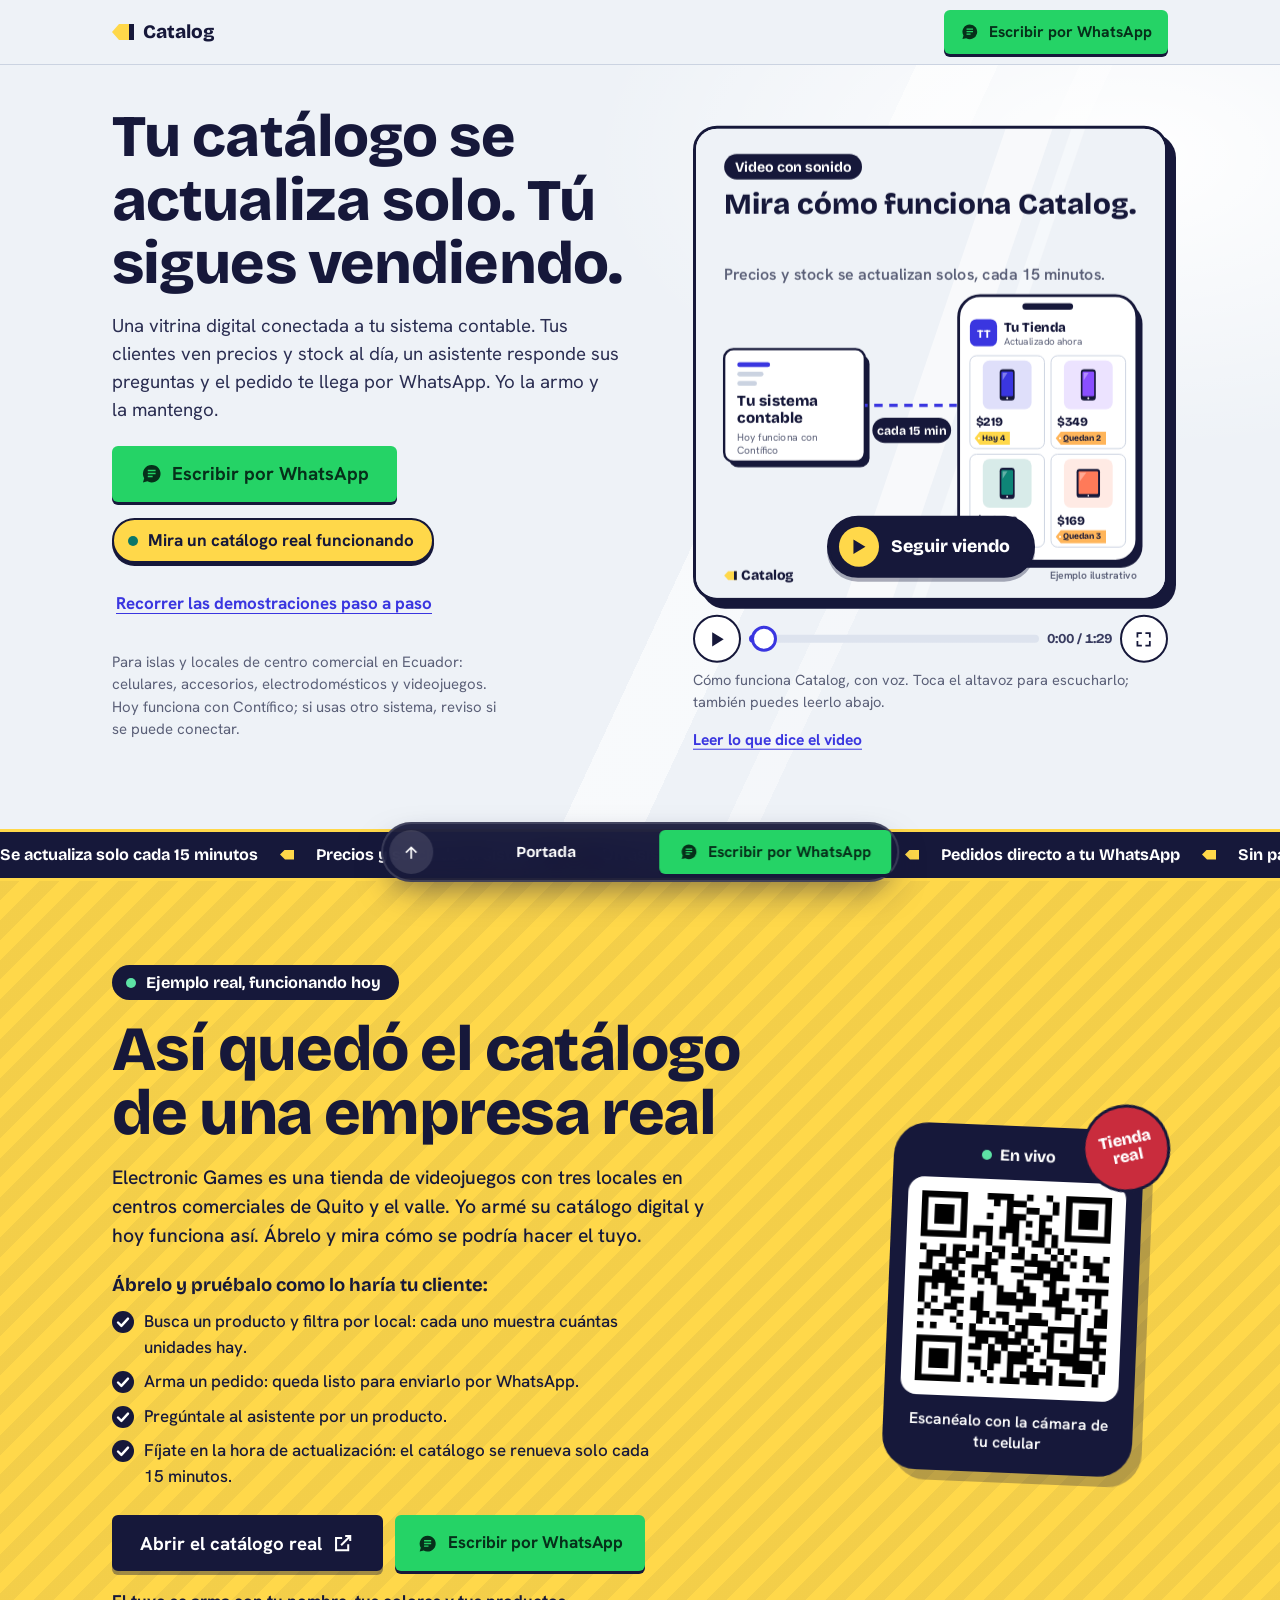
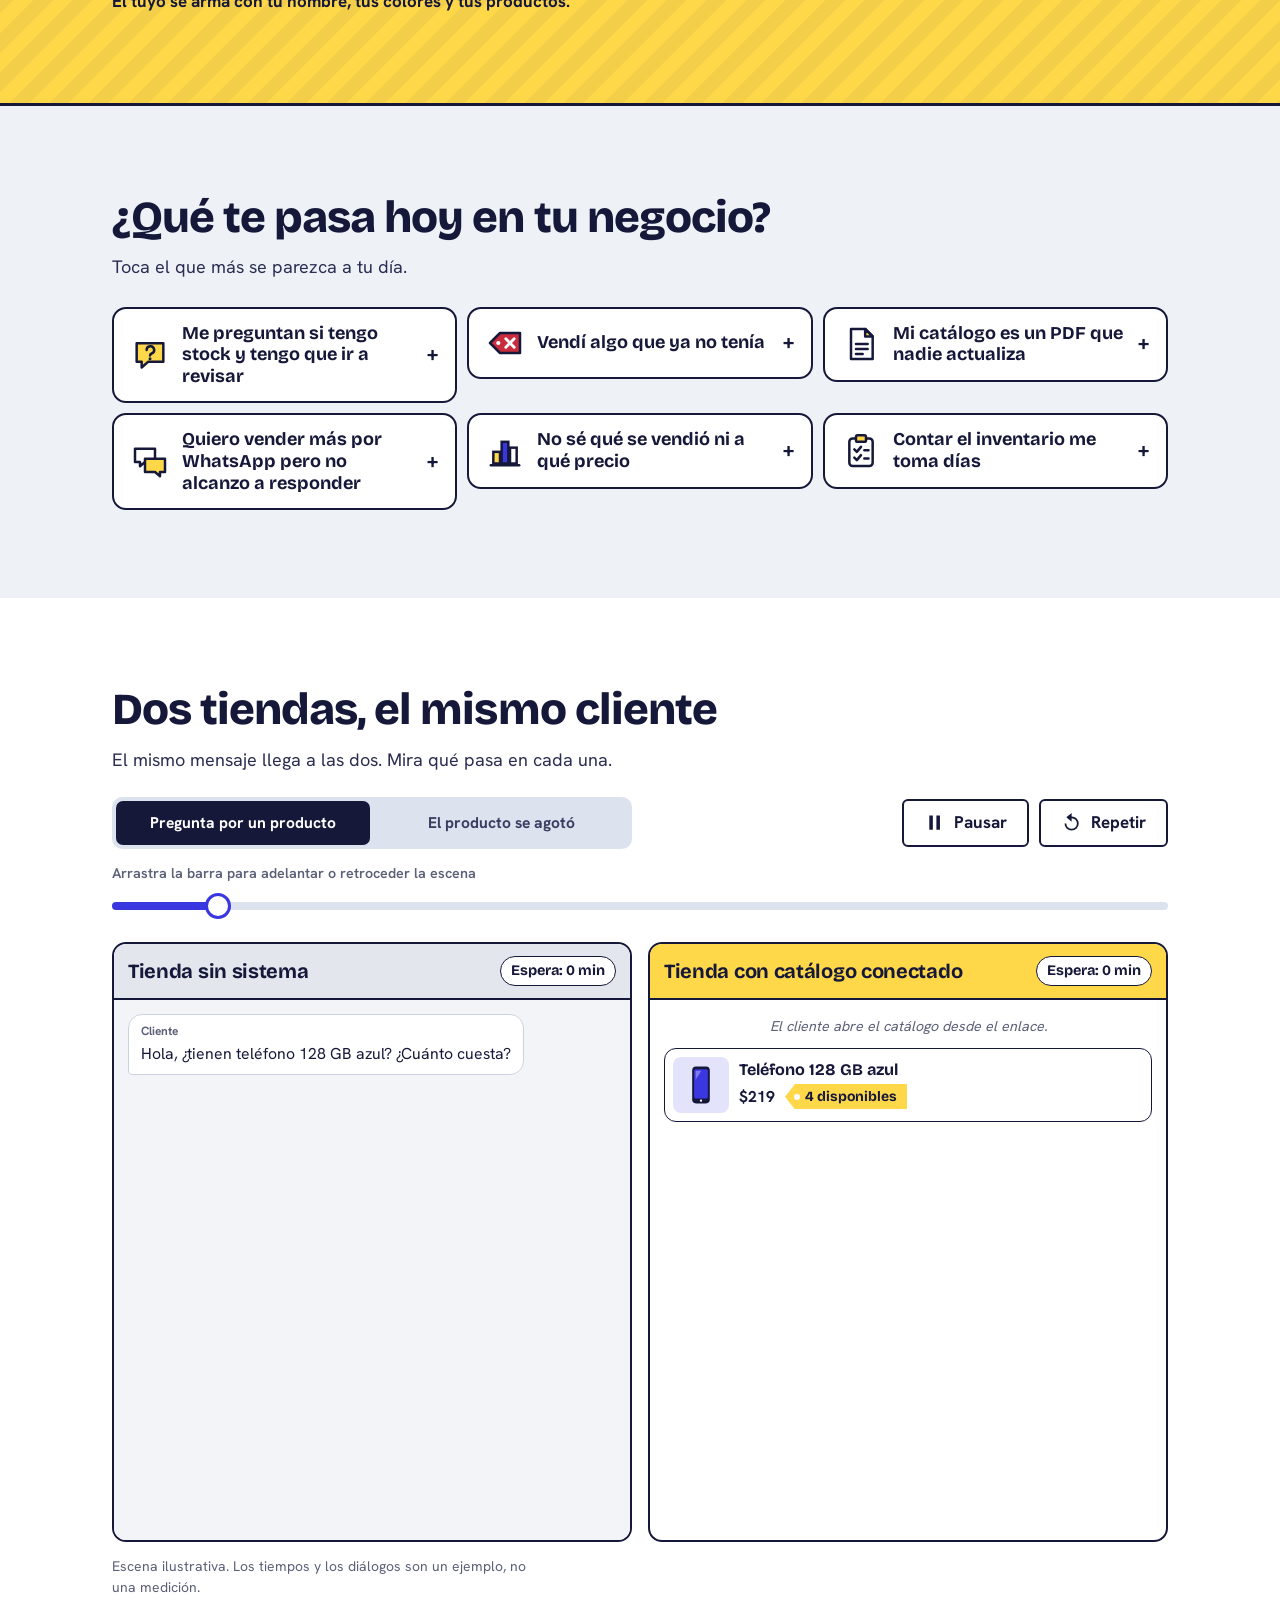
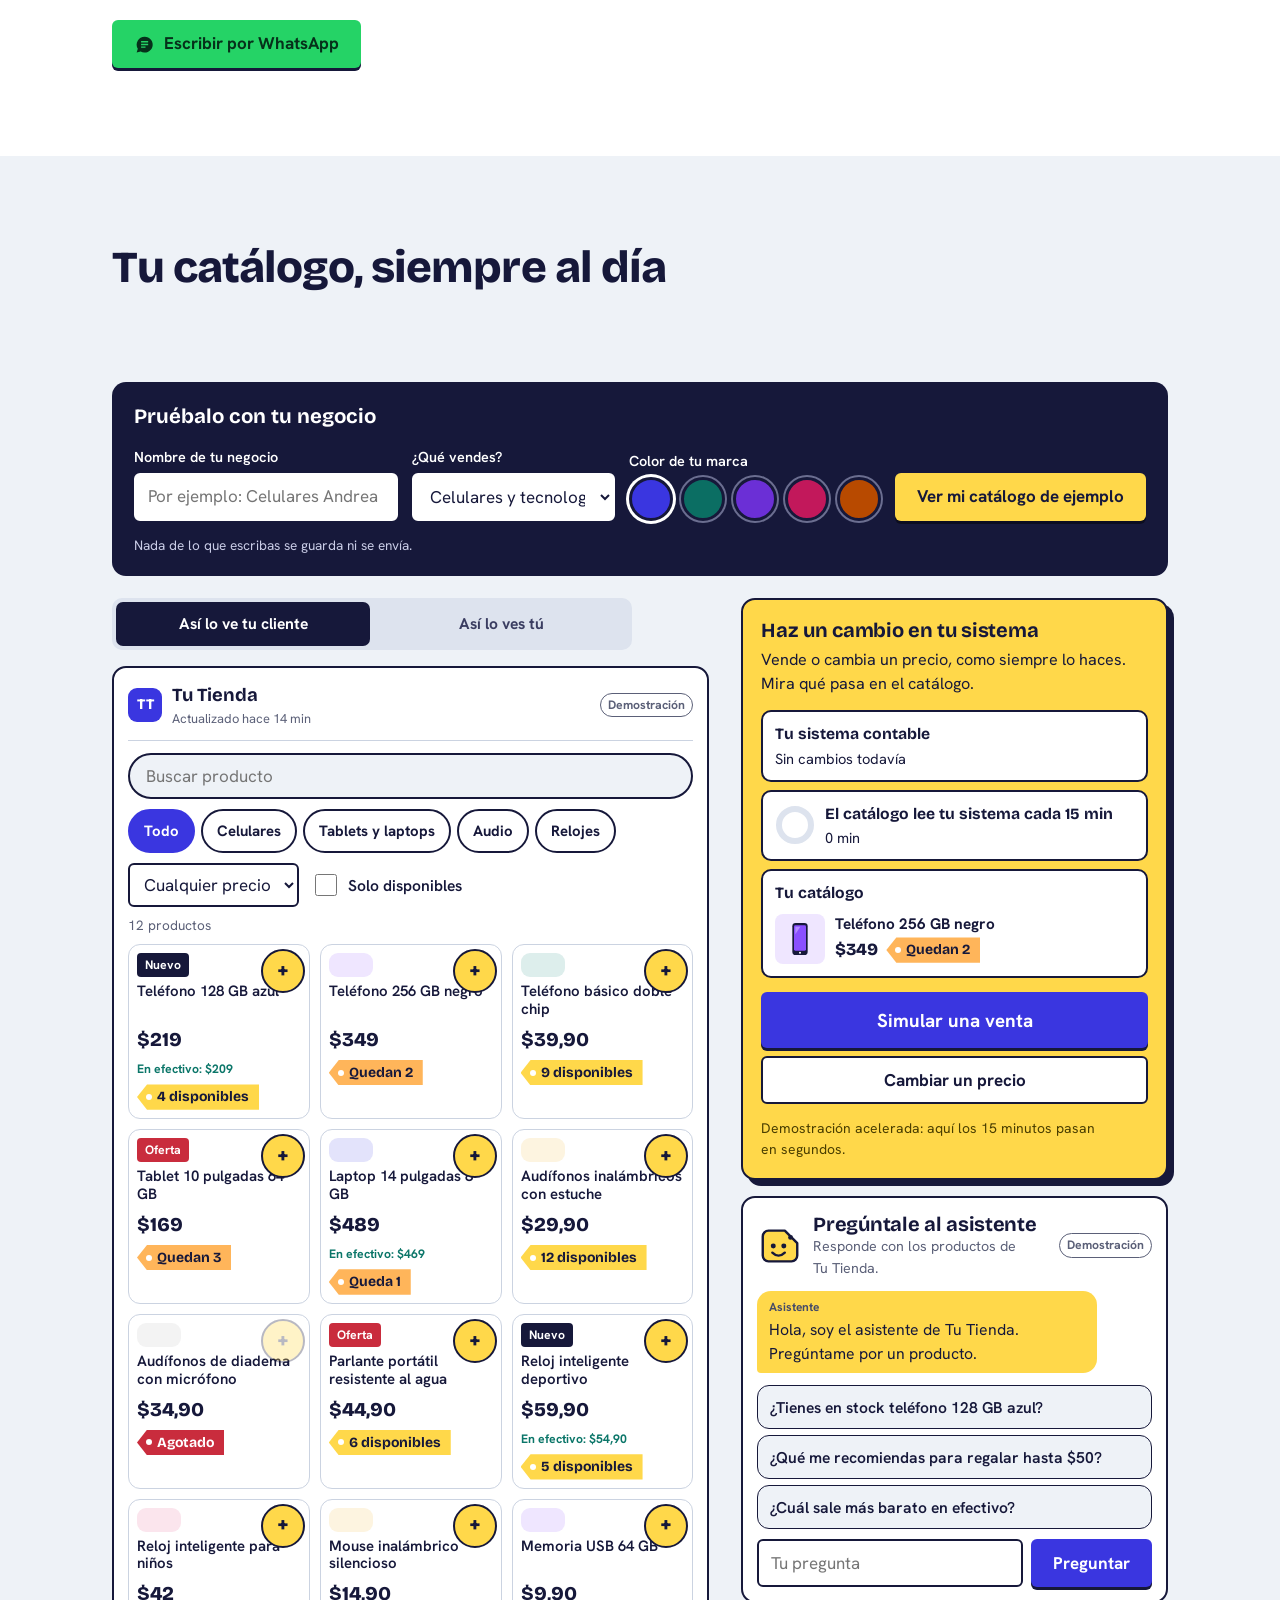
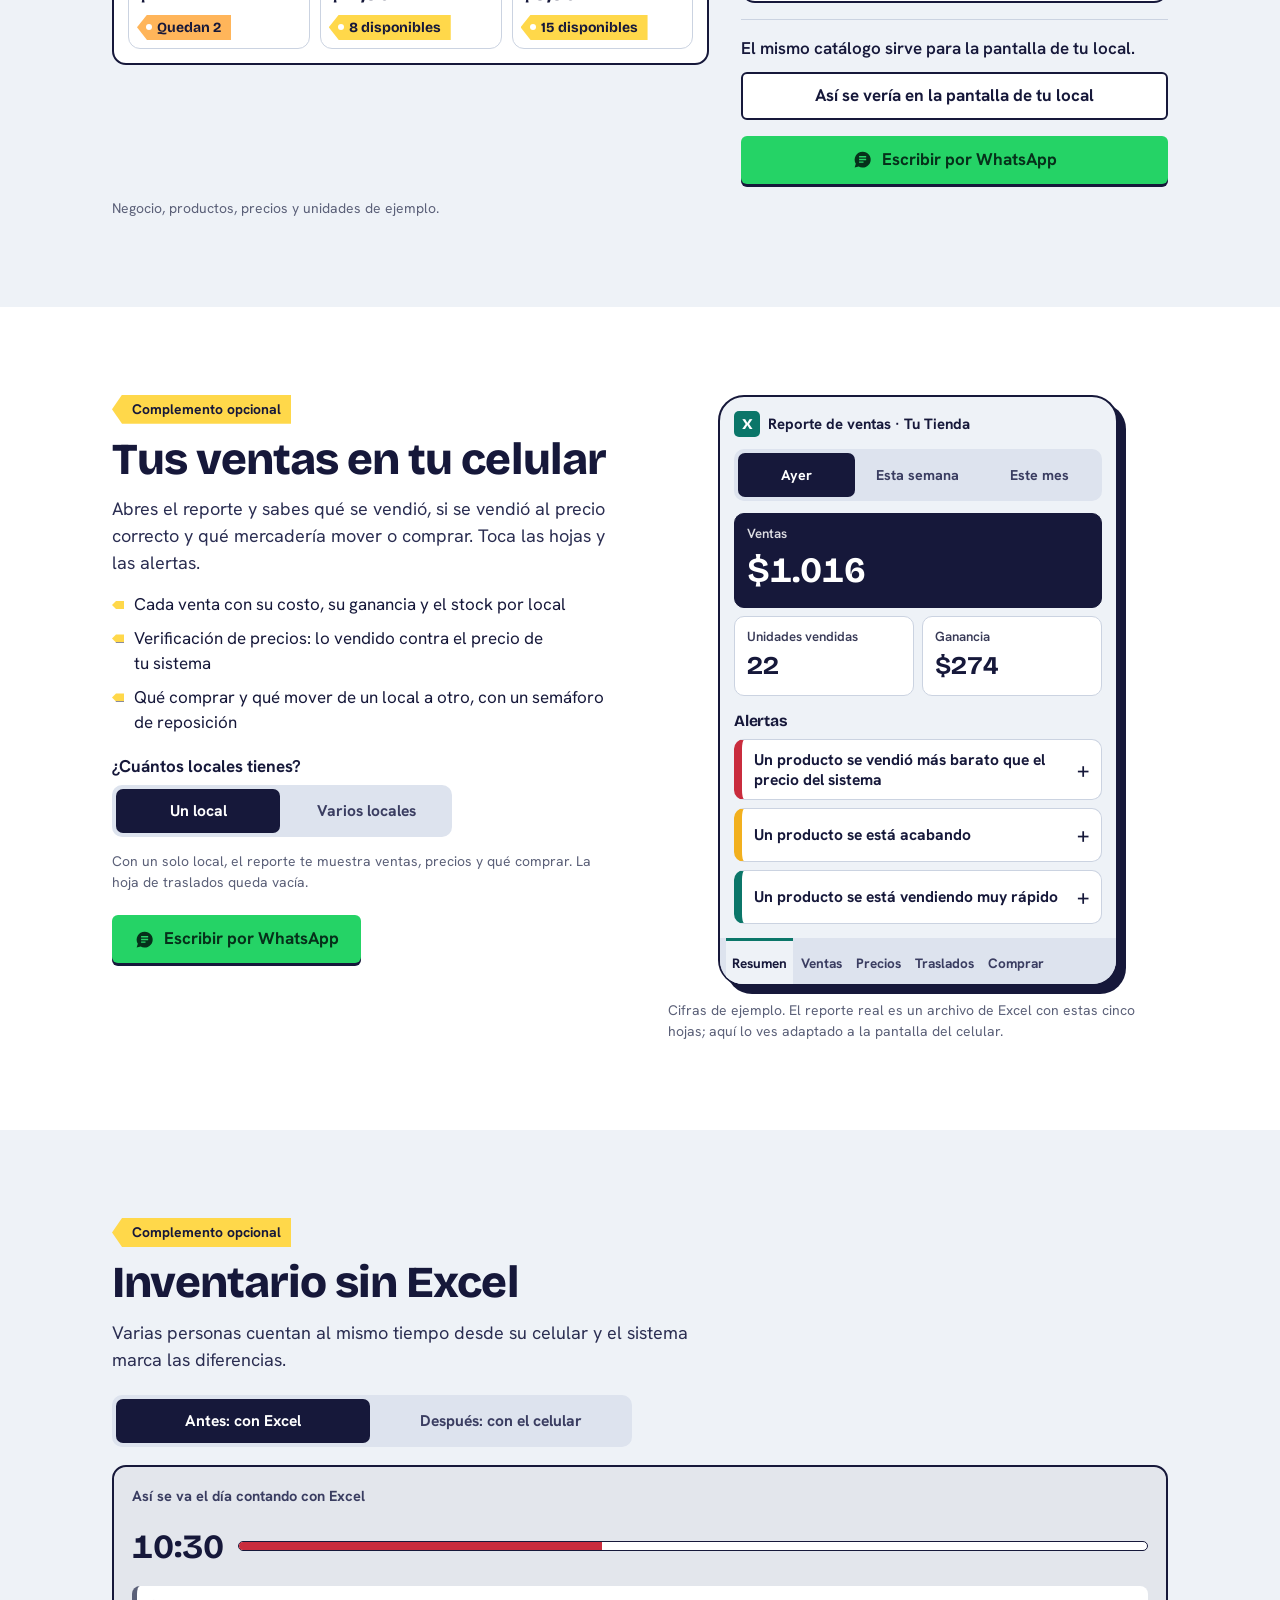
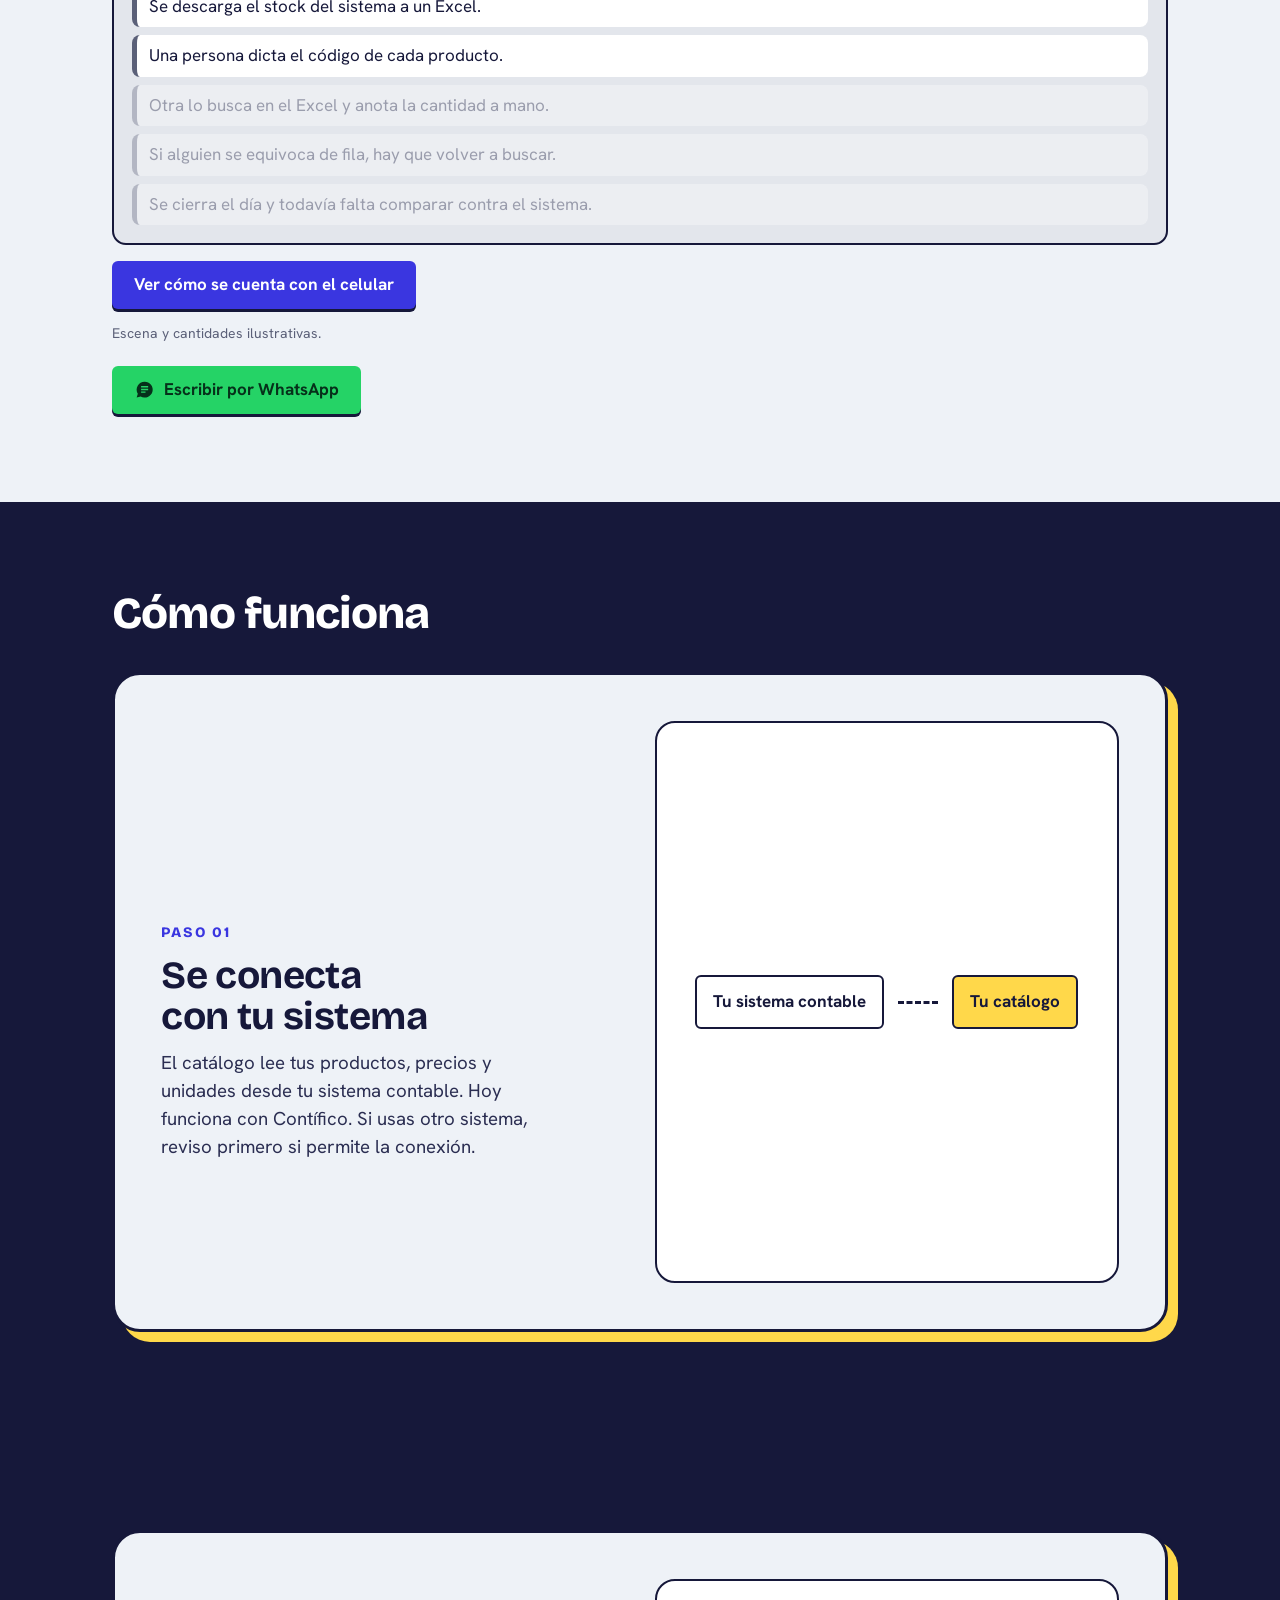
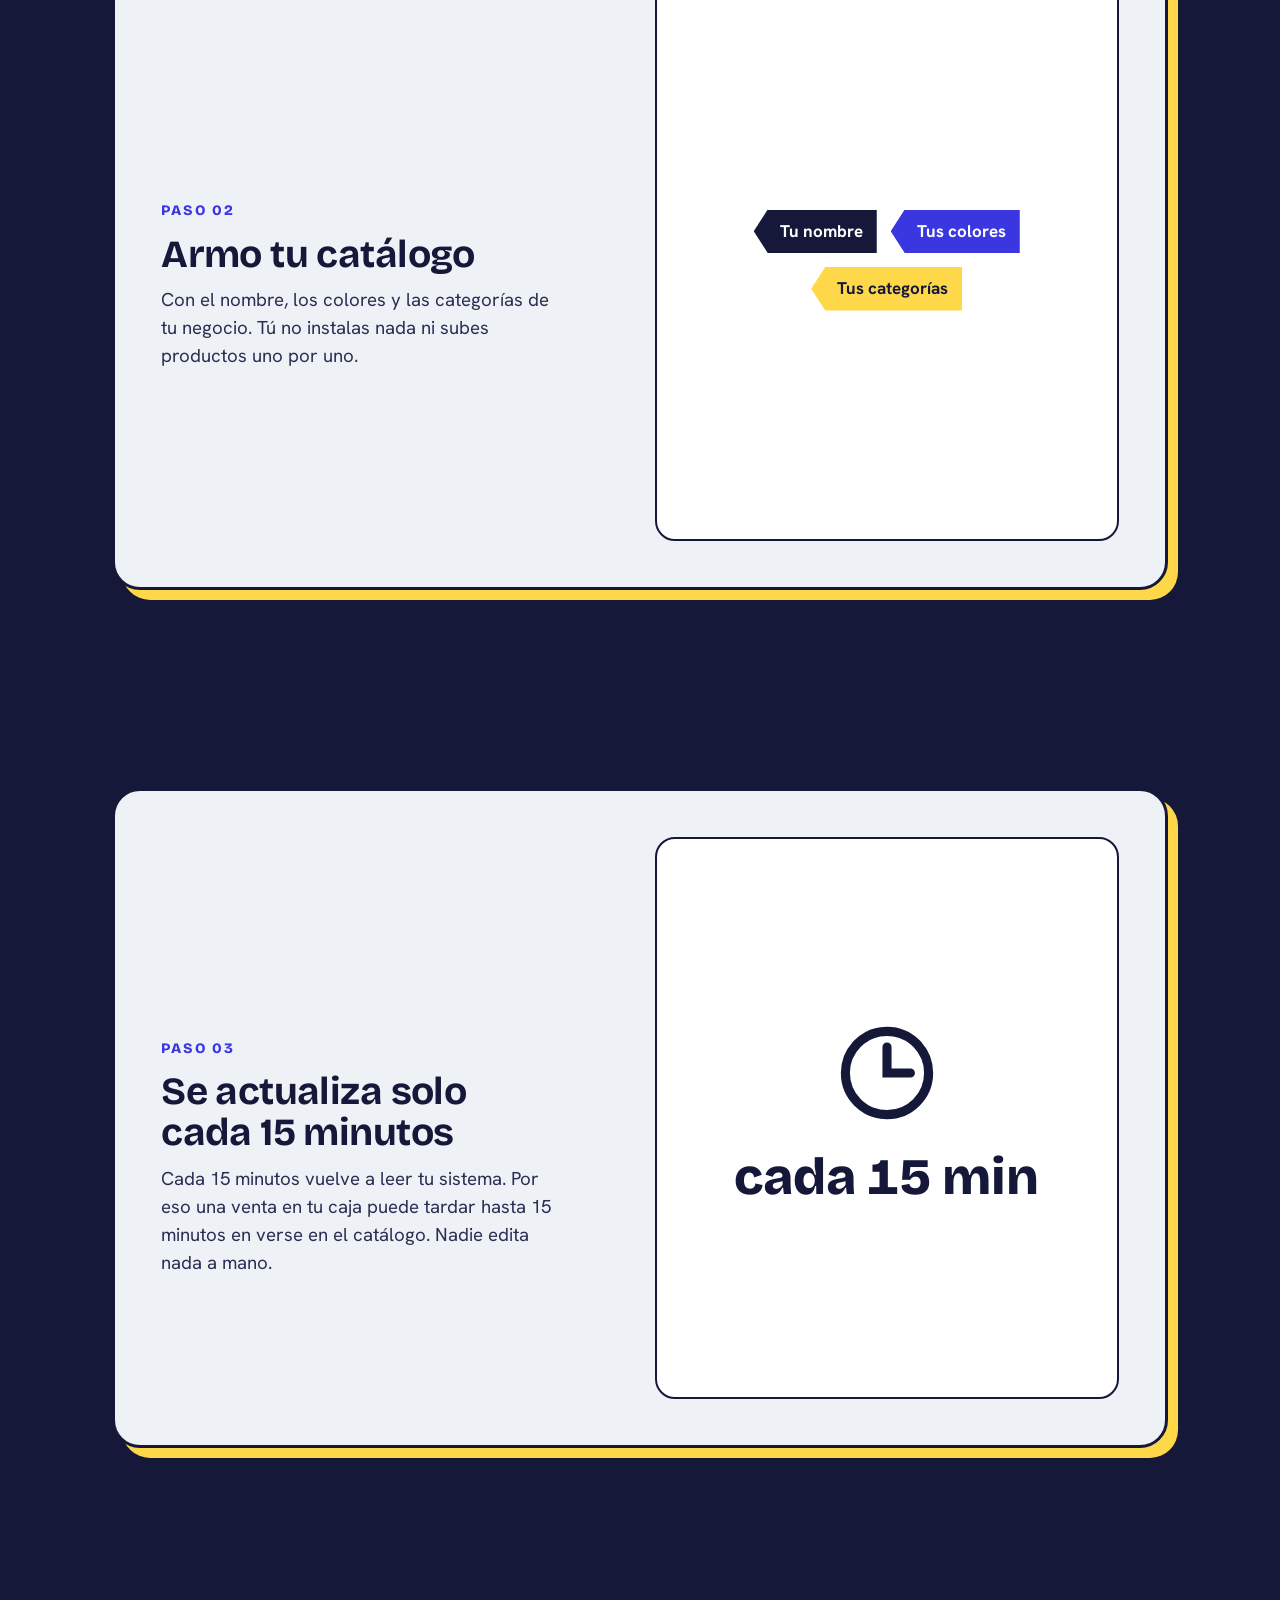
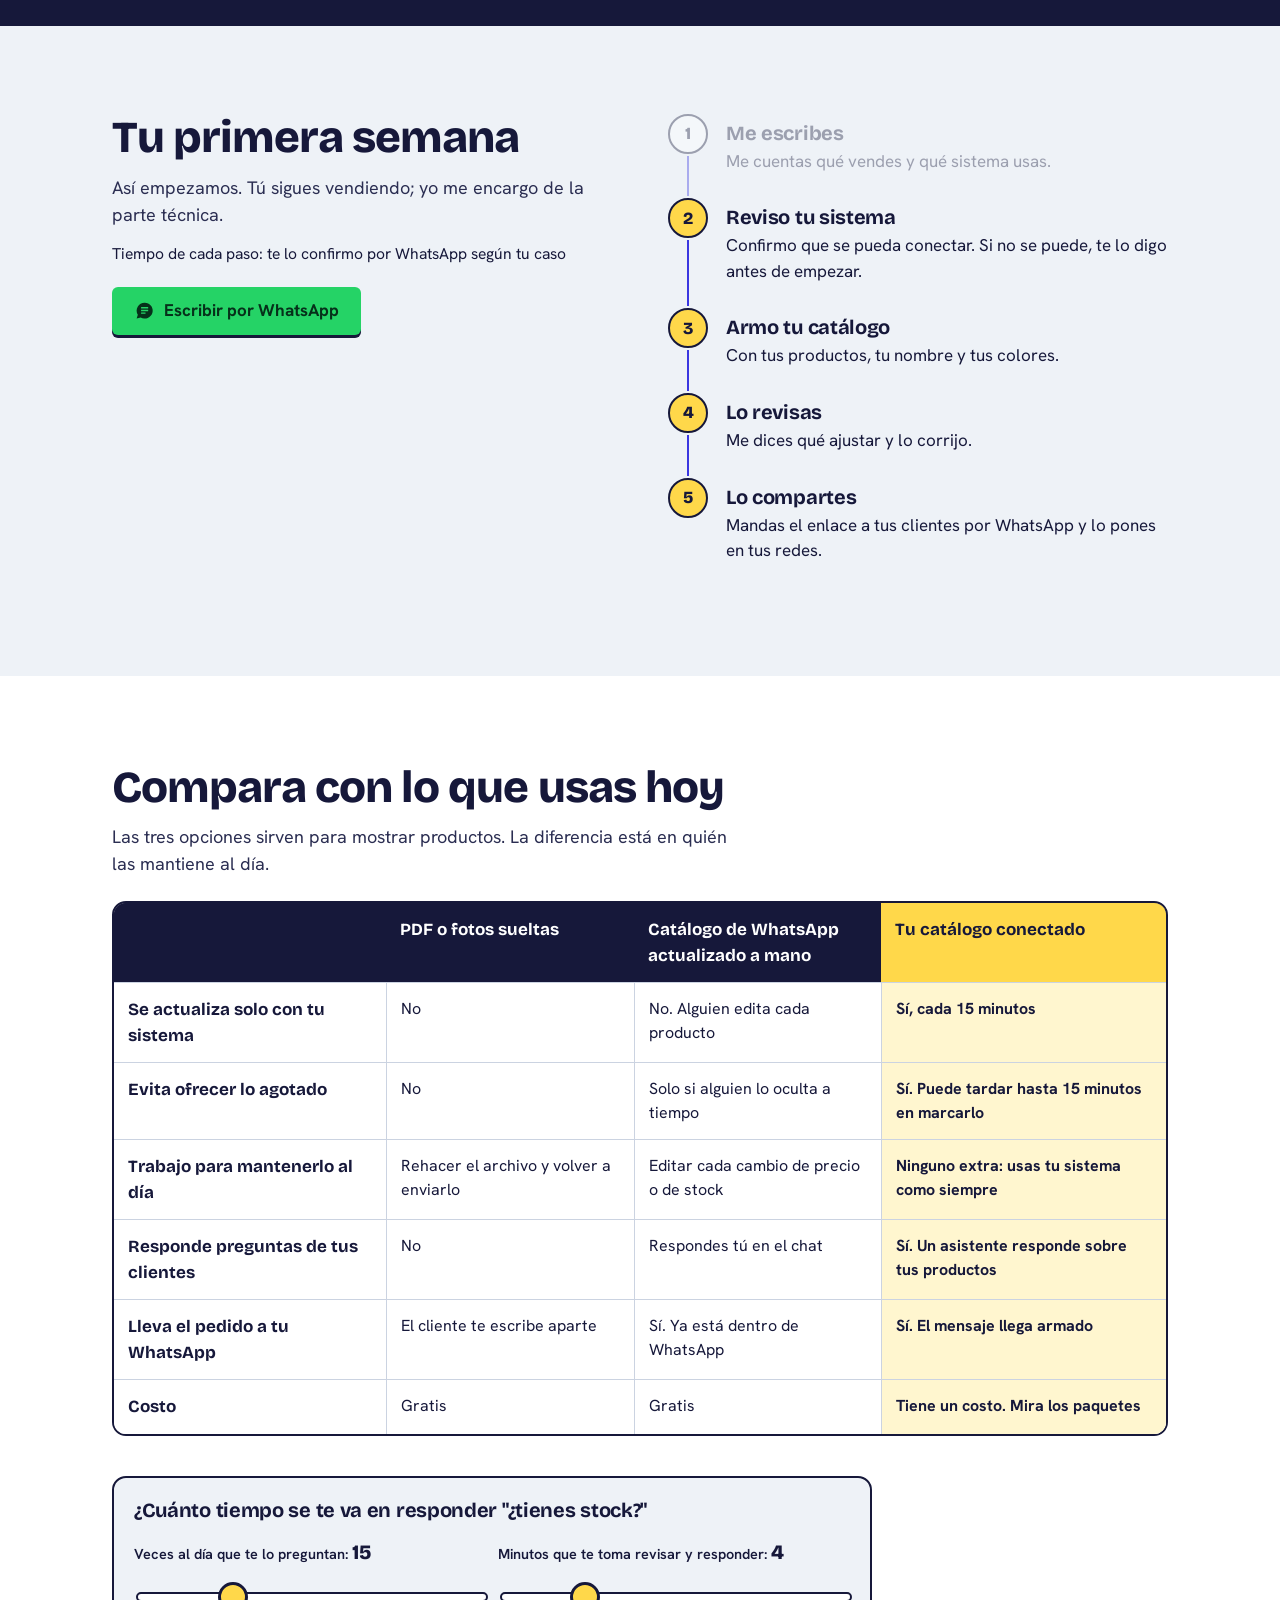
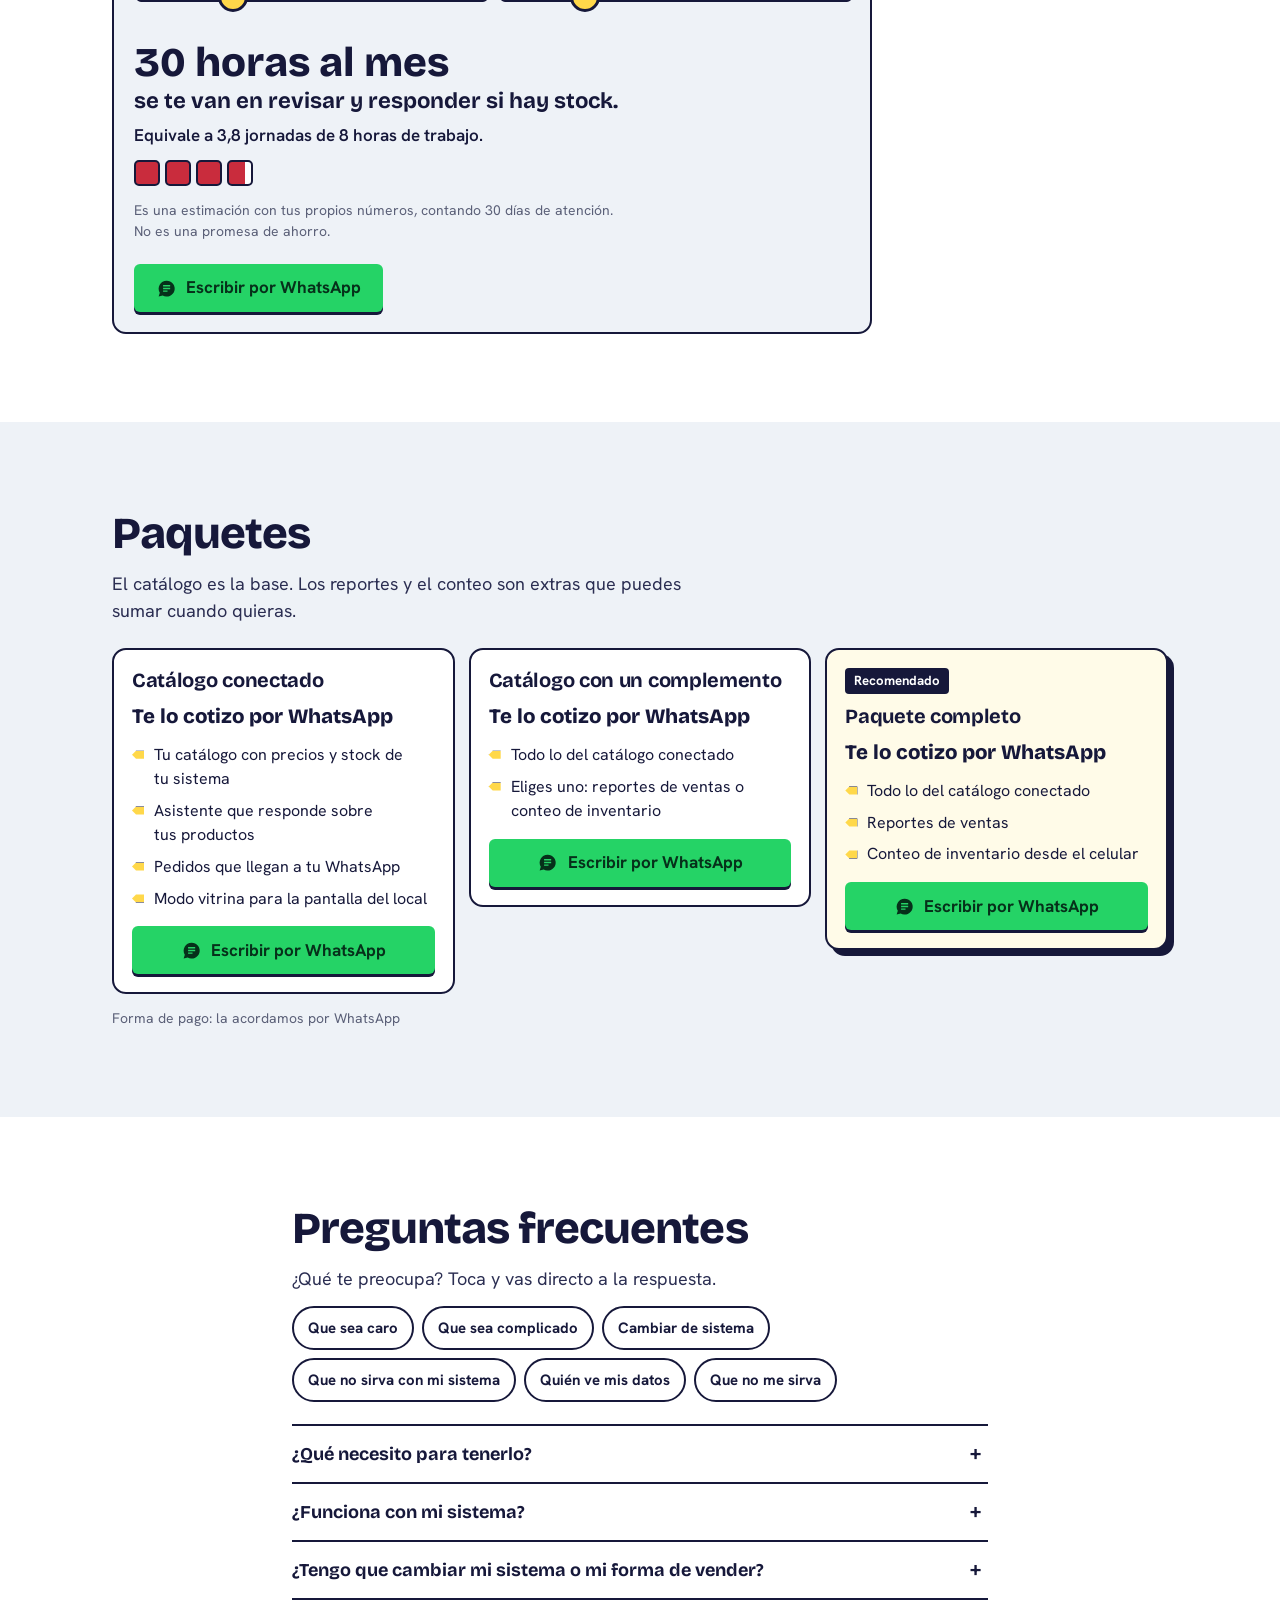
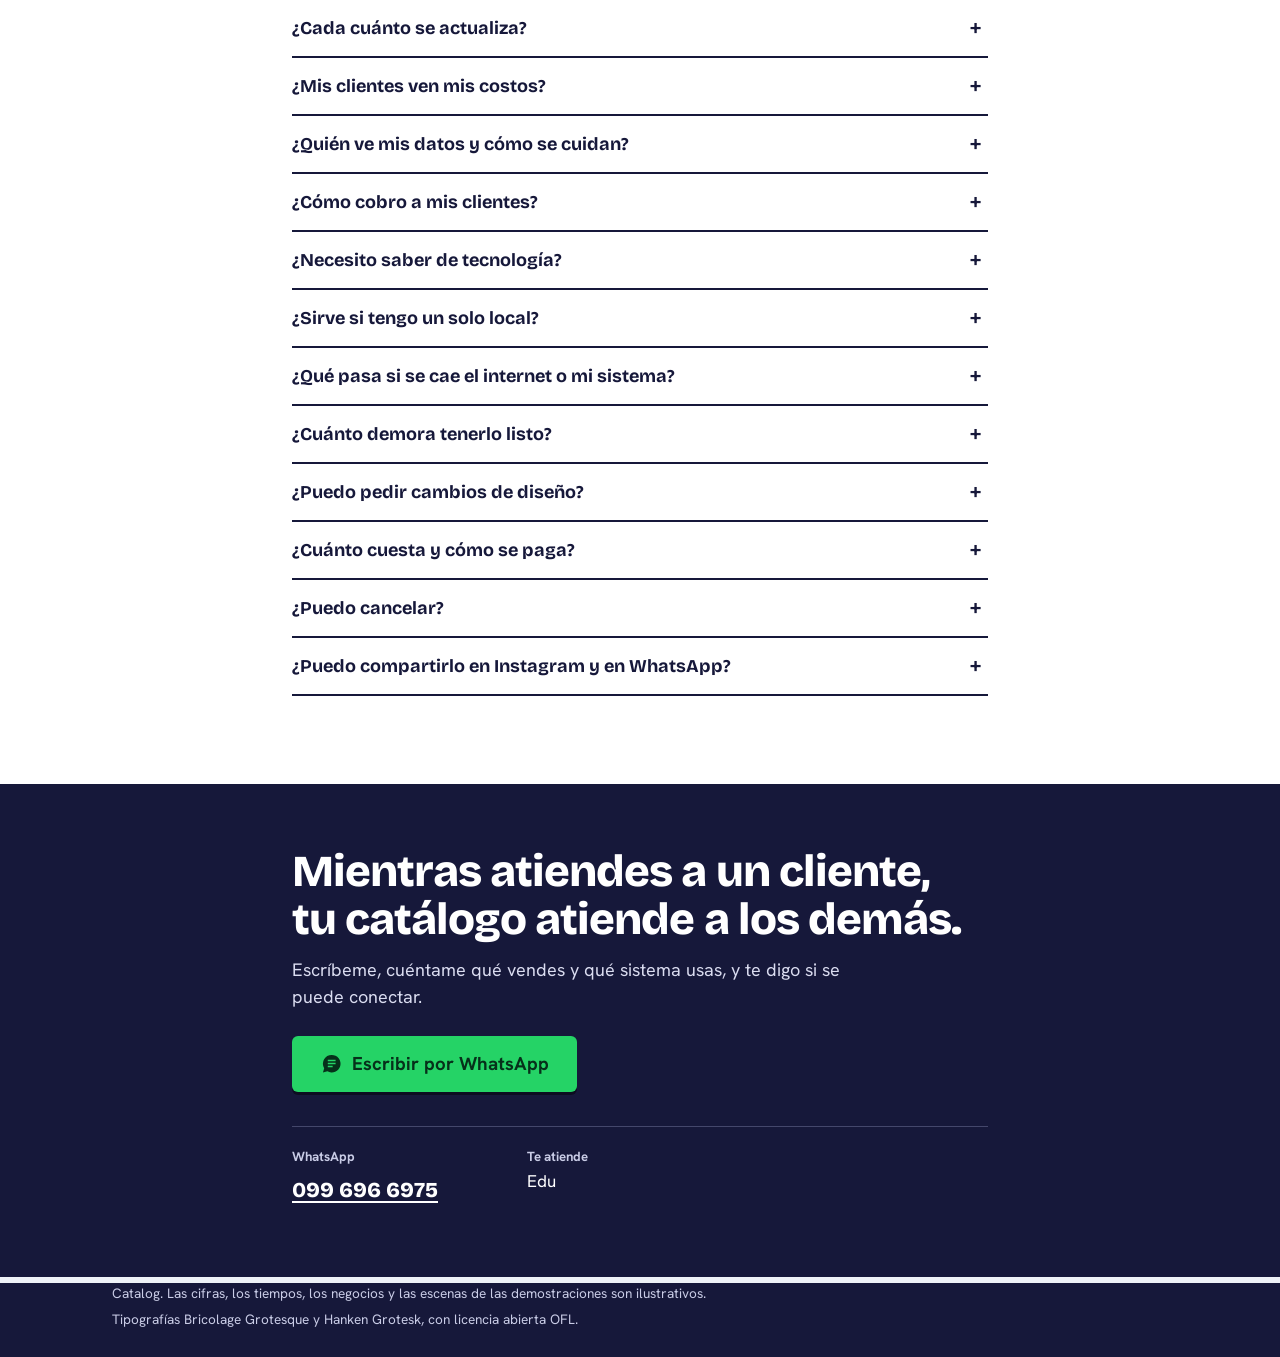
<file: index.html>
<!doctype html>
<html lang="es-EC">
<head>
<meta charset="utf-8">
<meta name="viewport" content="width=device-width, initial-scale=1">
<title>Catalog · El catálogo que se actualiza solo con tu sistema</title>
<meta name="description" content="Una vitrina digital conectada a tu sistema contable: precios y stock al día cada 15 minutos, un asistente que responde a tus clientes y pedidos que llegan a tu WhatsApp.">
<meta name="theme-color" content="#16183A">
<link rel="icon" href="assets/img/favicon.svg" type="image/svg+xml">

<!-- VISTA PREVIA AL COMPARTIR (WhatsApp, redes).
     Cuando publiques la página, cambia las DOS líneas marcadas con la dirección real.
     Instrucciones paso a paso en LEEME.md. -->
<meta property="og:type" content="website">
<meta property="og:locale" content="es_EC">
<meta property="og:site_name" content="Catalog">
<meta property="og:title" content="Tu catálogo se actualiza solo. Tú sigues vendiendo.">
<meta property="og:description" content="Precios y stock al día desde tu sistema contable, un asistente que responde a tus clientes y pedidos que llegan a tu WhatsApp. Pruébalo con el nombre de tu negocio.">
<meta property="og:url" content="https://thebesttech810-art.github.io/catalog/"><!-- CAMBIAR 1 de 2 -->
<meta property="og:image" content="https://thebesttech810-art.github.io/catalog/og-image.jpg"><!-- CAMBIAR 2 de 2 -->
<meta property="og:image:width" content="1200">
<meta property="og:image:height" content="630">
<meta property="og:image:alt" content="Una etiqueta de stock que cambia sola de 2 disponibles a 1 disponible después de una venta en la caja.">
<meta name="twitter:card" content="summary_large_image">

<!-- Las dos tipografías se piden desde el inicio (si no, el navegador las descubre tarde, al leer el CSS).
     Medido en un celular simulado con red lenta (mediana de 5 pruebas): el primer contenido sale unos 0,3 s antes.
     Solo por internet: al abrir el archivo con doble clic el navegador no deja pedirlas así (ni hace falta)
     y llenaría la consola de errores. -->
<script>
if (/^https?:$/.test(location.protocol)) ["bricolage", "hanken"].forEach(function (n) {
  var l = document.createElement("link");
  l.rel = "preload"; l.as = "font"; l.type = "font/woff2"; l.crossOrigin = "anonymous"; l.href = "assets/fonts/" + n + ".woff2";
  document.head.appendChild(l);
});
</script>
<link rel="stylesheet" href="assets/css/estilos.css">
<link rel="stylesheet" href="assets/css/movimiento.css">
</head>
<body>

<svg width="0" height="0" style="position:absolute" aria-hidden="true" focusable="false">
  <symbol id="i-chat" viewBox="0 0 24 24"><path d="M12 3a9 9 0 0 0-7.7 13.6L3 21l4.6-1.2A9 9 0 1 0 12 3zm-4 8h8v1.6H8zm0-3h8v1.6H8zm0 6h5v1.6H8z" fill="currentColor"/></symbol>
  <symbol id="i-play" viewBox="0 0 24 24"><path d="M7 4v16l13-8z" fill="currentColor"/></symbol>
  <symbol id="i-pausa" viewBox="0 0 24 24"><path d="M6 4h4v16H6zm8 0h4v16h-4z" fill="currentColor"/></symbol>
  <symbol id="i-repetir" viewBox="0 0 24 24"><path d="M12 5V1L6 6l6 5V7a6 6 0 1 1-6 6H4a8 8 0 1 0 8-8z" fill="currentColor"/></symbol>
  <symbol id="i-sonido" viewBox="0 0 24 24"><path d="M4 9v6h4l5 4V5L8 9zm11.5 3a4.5 4.5 0 0 0-2.5-4v8a4.5 4.5 0 0 0 2.5-4zM13 3.2v2.1a7 7 0 0 1 0 13.4v2.1a9 9 0 0 0 0-17.6z" fill="currentColor"/></symbol>
  <symbol id="i-mudo" viewBox="0 0 24 24"><path d="M4 9v6h4l5 4V5L8 9zm12.6 3 2.7-2.7-1.4-1.4-2.7 2.7-2.7-2.7-1.4 1.4 2.7 2.7-2.7 2.7 1.4 1.4 2.7-2.7 2.7 2.7 1.4-1.4z" fill="currentColor"/></symbol>
  <symbol id="i-cerrar" viewBox="0 0 24 24"><path d="M5 6.4 6.4 5 12 10.6 17.6 5 19 6.4 13.4 12l5.6 5.6-1.4 1.4-5.6-5.6L6.4 19 5 17.6 10.6 12z" fill="currentColor"/></symbol>
</svg>

<a class="saltar" href="#problemas">Saltar al contenido</a>
<div class="progreso" aria-hidden="true"><i id="progreso"></i></div>

<header class="cab">
  <div class="cont cab-in">
    <a class="marca" href="#portada" aria-label="Catalog, ir al inicio">
      <span class="marca-tag" aria-hidden="true"></span><span data-marca>Catalog</span>
    </a>
    <a class="btn btn-wa btn-ch" data-wa="general" href="#cierre"><svg class="ico" aria-hidden="true"><use href="#i-chat"/></svg>Escribir por WhatsApp</a>
  </div>
</header>

<main>

<!-- 1. PORTADA -->
<section id="portada" class="portada" data-sec="Portada">
  <div class="cont portada-in">
    <div class="portada-txt">
      <p class="saludo" id="saludo" hidden></p>
      <h1>Tu catálogo se actualiza solo. Tú sigues vendiendo.</h1>
      <p class="apoyo">Una vitrina digital conectada a tu sistema contable. Tus clientes ven precios y stock al día, un asistente responde sus preguntas y el pedido te llega por WhatsApp. Yo la armo y la mantengo.</p>
    </div>

    <!-- Video explicativo: se dibuja con código (assets/js/video.js) -->
    <figure class="video" id="video" aria-labelledby="videoT">
      <div class="video-marco" id="vidMarco">
        <canvas id="vidCanvas" width="1000" height="1000" role="img" aria-label="Video explicativo de Catalog, con narración. Debajo puedes leer lo que dice."></canvas>
        <button type="button" class="video-pill" id="vidPill" hidden><svg class="ico" aria-hidden="true"><use href="#i-mudo"/></svg>Activar sonido</button>
        <button type="button" class="video-grande" id="vidGrande"><span class="video-grande-i" aria-hidden="true"><svg class="ico"><use href="#i-play"/></svg></span><span id="vidGrandeTxt">Ver el video con sonido</span></button>
        <div class="video-fin" id="vidFin" hidden>
          <p class="video-fin-t">¿Lo armamos para tu tienda?</p>
          <a class="btn btn-wa" data-wa="video" href="#cierre"><svg class="ico" aria-hidden="true"><use href="#i-chat"/></svg>Escribir por WhatsApp</a>
          <button type="button" class="btn btn-sec" id="vidOtra"><svg class="ico" aria-hidden="true"><use href="#i-repetir"/></svg>Ver de nuevo</button>
        </div>
      </div>
      <div class="video-ctrl">
        <button type="button" class="video-b" id="vidBtn" aria-label="Reproducir el video"><svg class="ico" aria-hidden="true"><use href="#i-play"/></svg></button>
        <input type="range" class="esc-seek video-seek" id="vidSeek" min="0" max="894" step="1" value="0" aria-label="Avance del video">
        <span class="video-t" id="vidT">0:00 / 1:29</span>
        <button type="button" class="video-b" id="vidSonido" aria-pressed="false" aria-label="Sonido del video" hidden><svg class="ico" aria-hidden="true"><use href="#i-mudo"/></svg></button>
        <button type="button" class="video-b" id="vidFull" aria-label="Ver el video en pantalla completa" hidden><svg class="ico" viewBox="0 0 24 24" aria-hidden="true" focusable="false"><path d="M4 4h6v2H6v4H4zm10 0h6v6h-2V6h-4zM4 14h2v4h4v2H4zm14 0h2v6h-6v-2h4z" fill="currentColor"/></svg></button>
      </div>
      <figcaption class="video-cap" id="videoT">Cómo funciona Catalog, con voz. Toca el altavoz para escucharlo; también puedes leerlo abajo.</figcaption>
      <details class="video-txt"><summary>Leer lo que dice el video</summary><ol id="vidTexto"></ol></details>
      <p class="oculto" id="vidVivo" aria-live="polite"></p>
      <audio id="vidAudio" preload="none" src="assets/audio/catalog-audio.m4a"></audio>
    </figure>

    <div class="portada-acc">
      <a class="btn btn-wa btn-gr" data-wa="portada" href="#cierre"><svg class="ico" aria-hidden="true"><use href="#i-chat"/></svg>Escribir por WhatsApp</a>
      <a class="enlace" id="verEjemplo" href="#ejemplo-real" hidden>Mira un catálogo real funcionando</a>
      <button type="button" class="enlace" id="iniciarTour">Recorrer las demostraciones paso a paso</button>
    </div>

    <p class="paraquien">Para islas y locales de centro comercial en Ecuador: celulares, accesorios, electrodomésticos y videojuegos. Hoy funciona con Contífico; si usas otro sistema, reviso si se puede conectar.</p>
  </div>
</section>

<!-- Cinta decorativa: repite lo que ya dice la página -->
<div class="cinta" aria-hidden="true"><div class="cinta-in"><span>Se actualiza solo cada 15 minutos</span><span>Precios y stock de tu sistema</span><span>Un asistente responde a tus clientes</span><span>Pedidos directo a tu WhatsApp</span><span>Sin pasarela de pagos</span><span>Yo lo armo y lo mantengo</span><span>Se actualiza solo cada 15 minutos</span><span>Precios y stock de tu sistema</span><span>Un asistente responde a tus clientes</span><span>Pedidos directo a tu WhatsApp</span><span>Sin pasarela de pagos</span><span>Yo lo armo y lo mantengo</span></div></div>

<!-- EJEMPLO REAL: una empresa donde este catálogo ya funciona (se enciende o apaga en config.js) -->
<section id="ejemplo-real" class="real" data-sec="Ejemplo real" aria-labelledby="realT" hidden>
  <div class="cont real-in">
    <div class="real-txt">
      <p class="real-tag"><span class="real-punto" aria-hidden="true"></span><span id="realTag">Ejemplo real, funcionando hoy</span></p>
      <h2 id="realT">Así quedó el catálogo de una empresa real</h2>
      <p class="real-b" id="realDesc"></p>
      <p class="real-probar" id="realProbar"></p>
      <ul class="real-lista" id="realPuntos"></ul>
      <div class="real-acc">
        <a class="btn btn-gr real-btn" id="realEnlace" href="#ejemplo-real" target="_blank" rel="noopener noreferrer"><span id="realBtnTxt">Abrir el catálogo real</span><span class="oculto"> (se abre en una pestaña nueva)</span><svg class="ico" viewBox="0 0 24 24" aria-hidden="true" focusable="false"><path d="M14 4h6v6h-2V7.4l-7.3 7.3-1.4-1.4L16.6 6H14zM5 6h6v2H6v10h10v-5h2v7H4V6z" fill="currentColor"/></svg></a>
        <a class="btn btn-wa" data-wa="casoReal" href="#cierre"><svg class="ico" aria-hidden="true"><use href="#i-chat"/></svg>Escribir por WhatsApp</a>
      </div>
      <p class="real-nota" id="realCierre"></p>
    </div>
    <aside class="real-qr" aria-label="Código QR para abrir el catálogo real desde el celular">
      <div class="real-tel">
        <span class="real-sello" aria-hidden="true">Tienda<br>real</span>
        <p class="real-tel-top"><span class="real-punto" aria-hidden="true"></span>En vivo</p>
        <div class="qr" id="realQr" role="img" aria-label="Código QR del catálogo real"></div>
        <p>Escanéalo con la cámara de tu celular</p>
      </div>
    </aside>
  </div>
</section>

<!-- 2. PROBLEMAS (A) -->
<section id="problemas" class="sec" data-sec="¿Qué te pasa hoy?">
  <div class="cont">
    <h2>¿Qué te pasa hoy en tu negocio?</h2>
    <p class="bajada">Toca el que más se parezca a tu día.</p>
    <div class="dolores" id="dolores"></div>
  </div>
</section>

<!-- 3. DOS TIENDAS (B) -->
<section id="dos-tiendas" class="sec sec-blanca" data-sec="Dos tiendas, el mismo cliente">
  <div class="cont">
    <h2>Dos tiendas, el mismo cliente</h2>
    <p class="bajada">El mismo mensaje llega a las dos. Mira qué pasa en cada una.</p>

    <div class="esc-ctrl">
      <div class="seg" role="group" aria-label="Escena">
        <button type="button" class="seg-b" data-escena="0" aria-pressed="true">Pregunta por un producto</button>
        <button type="button" class="seg-b" data-escena="1" aria-pressed="false">El producto se agotó</button>
      </div>
      <div class="esc-btns">
        <button type="button" class="btn btn-sec" id="escPlay"><svg class="ico" aria-hidden="true"><use href="#i-play" id="escPlayIco"/></svg><span id="escPlayTxt">Ver la escena</span></button>
        <button type="button" class="btn btn-sec" id="escRep"><svg class="ico" aria-hidden="true"><use href="#i-repetir"/></svg>Repetir</button>
      </div>
    </div>
    <label class="esc-ayuda" for="escSeek">Arrastra la barra para adelantar o retroceder la escena</label>
    <input type="range" class="esc-seek" id="escSeek" min="0" max="21000" step="100" value="0">

    <div class="seg seg-lado" role="group" aria-label="Tienda que quieres ver">
      <button type="button" class="seg-b" data-lado="sin" aria-pressed="true">Sin sistema</button>
      <button type="button" class="seg-b" data-lado="con" aria-pressed="false">Con catálogo conectado</button>
    </div>

    <div class="tiendas" id="tiendas" data-lado="sin">
      <article class="tienda tienda-sin" aria-labelledby="tSinT">
        <header><h3 id="tSinT">Tienda sin sistema</h3><span class="reloj" id="escReloj">Espera: 0 min</span></header>
        <div class="hilo" id="hiloSin" aria-live="polite"></div>
        <p class="fin" id="finSin" hidden></p>
      </article>
      <article class="tienda tienda-con" aria-labelledby="tConT">
        <header><h3 id="tConT">Tienda con catálogo conectado</h3><span class="reloj reloj-ok" id="escReloj2">Espera: 0 min</span></header>
        <div class="hilo" id="hiloCon" aria-live="polite"></div>
        <p class="fin" id="finCon" hidden></p>
      </article>
    </div>
    <p class="nota">Escena ilustrativa. Los tiempos y los diálogos son un ejemplo, no una medición.</p>
    <a class="btn btn-wa" data-wa="dosTiendas" href="#cierre"><svg class="ico" aria-hidden="true"><use href="#i-chat"/></svg>Escribir por WhatsApp</a>
  </div>
</section>

<!-- 4. CATÁLOGO (C, D, E) -->
<section id="catalogo" class="sec" data-sec="Tu catálogo, siempre al día">
  <div class="cont">
    <h2>Tu catálogo, siempre al día</h2>
    <p class="bajada">Esta es una demostración que puedes tocar. Ponle el nombre de tu negocio, suma productos con el botón + y mira cómo se vería.</p>

    <form class="probar" id="probar" autocomplete="off">
      <p class="probar-t" id="probarT">Pruébalo con tu negocio</p>
      <div class="campo">
        <label for="pNegocio">Nombre de tu negocio</label>
        <input id="pNegocio" name="negocio" type="text" maxlength="40" placeholder="Por ejemplo: Celulares Andrea" enterkeyhint="done">
      </div>
      <div class="campo">
        <label for="pRubro">¿Qué vendes?</label>
        <select id="pRubro" name="rubro">
          <option value="celulares">Celulares y tecnología</option>
          <option value="accesorios">Accesorios</option>
          <option value="electrodomesticos">Electrodomésticos</option>
          <option value="videojuegos">Videojuegos</option>
          <option value="otro">Otro</option>
        </select>
      </div>
      <fieldset class="campo colores">
        <legend>Color de tu marca</legend>
        <div class="colores-in" id="pColores"></div>
      </fieldset>
      <button type="submit" class="btn btn-pri">Ver mi catálogo de ejemplo</button>
      <p class="probar-n">Nada de lo que escribas se guarda ni se envía.</p>
    </form>

    <div class="demo">
      <div class="demo-izq">
        <div class="seg seg-vista" role="group" aria-label="Vista del catálogo">
          <button type="button" class="seg-b" data-vista="cliente" aria-pressed="true">Así lo ve tu cliente</button>
          <button type="button" class="seg-b" data-vista="dueno" aria-pressed="false">Así lo ves tú</button>
        </div>

        <div class="cat" id="cat">
          <div class="cat-cab">
            <span class="cat-logo" id="catLogo" aria-hidden="true">TT</span>
            <div><strong class="cat-nombre" id="catNombre">Tu Tienda</strong><span class="cat-al" id="catAl">Actualizado hace 14 min</span></div>
            <span class="demo-tag">Demostración</span>
          </div>

          <div id="vistaCliente">
            <div class="cat-busca">
              <label class="oculto" for="cBuscar">Buscar producto</label>
              <input id="cBuscar" type="search" placeholder="Buscar producto" enterkeyhint="search">
            </div>
            <div class="chips" id="cChips" role="group" aria-label="Categorías"></div>
            <div class="cat-filtros">
              <label for="cPrecio" class="oculto">Precio</label>
              <select id="cPrecio">
                <option value="0">Cualquier precio</option>
                <option value="25">Hasta $25</option>
                <option value="50">Hasta $50</option>
                <option value="100">Hasta $100</option>
                <option value="300">Hasta $300</option>
              </select>
              <label class="check"><input type="checkbox" id="cDisp"> Solo disponibles</label>
            </div>
            <p class="cat-n" id="cN" aria-live="polite"></p>
            <div class="grid" id="cGrid"></div>
            <button type="button" class="btn btn-sec cat-mas" id="cMas" hidden>Ver todos los productos</button>
            <div class="pedido" id="pedido" hidden>
              <div class="pedido-res"><strong id="pedN" role="status"></strong><span id="pedT"></span><button type="button" class="btn btn-pri btn-ch" id="pedVer" aria-expanded="false" aria-controls="pedDet">Ver cómo te llega</button></div>
              <div class="pedido-det" id="pedDet" hidden>
                <ul id="pedLista"></ul>
                <p class="det-msg-t">Así le llega a tu WhatsApp:</p>
                <p class="burbuja" id="pedMsg"></p>
                <p class="nota">Tú confirmas el pedido y cobras como siempre. No hay pagos en línea.</p>
                <button type="button" class="btn btn-sec btn-ch" id="pedVaciar">Vaciar el pedido</button>
              </div>
            </div>
          </div>

          <div id="vistaDueno" hidden>
            <p class="dueno-t">Tú no editas nada aquí. Nombres, precios y unidades vienen de tu sistema contable.</p>
            <div class="dueno-est"><span class="pulso" aria-hidden="true"></span><span id="dUlt">Última lectura de tu sistema: hace 14 min</span><span id="dProx">Próxima: en 1 min</span></div>
            <div class="tabla-scroll" tabindex="0" role="region" aria-label="Productos leídos de tu sistema">
              <table class="dueno-tabla">
                <thead><tr><th scope="col">Producto</th><th scope="col">Precio</th><th scope="col">Unidades</th></tr></thead>
                <tbody id="dTabla"></tbody>
              </table>
            </div>
            <p class="nota">Tus clientes ven nombre, precio, disponibilidad, fotos y descripción. No ven costos ni proveedores.</p>
          </div>
        </div>
      </div>

      <div class="demo-der">
        <div class="venta" id="venta">
          <h3>Haz un cambio en tu sistema</h3>
          <p class="venta-b">Vende o cambia un precio, como siempre lo haces. Mira qué pasa en el catálogo.</p>
          <ol class="venta-flujo">
            <li class="vf vf-caja" id="vfCaja"><span class="vf-t">Tu sistema contable</span><span class="vf-v" id="vfCajaV">Sin cambios todavía</span></li>
            <li class="vf vf-reloj" id="vfReloj"><span class="reloj-c" aria-hidden="true"><svg viewBox="0 0 40 40"><circle cx="20" cy="20" r="16"/><circle cx="20" cy="20" r="16" id="vfArco"/></svg></span><span class="vf-t">El catálogo lee tu sistema cada 15 min</span><span class="vf-v" id="vfMin">0 min</span></li>
            <li class="vf vf-cat" id="vfCat"><span class="vf-t">Tu catálogo</span><div class="vf-prod" id="vfProd"></div></li>
          </ol>
          <p class="venta-msg" id="ventaMsg" role="status" aria-live="polite"></p>
          <div class="venta-btns">
            <button type="button" class="btn btn-pri btn-gr" id="btnVenta">Simular una venta</button>
            <button type="button" class="btn btn-sec" id="btnPrecio">Cambiar un precio</button>
          </div>
          <p class="nota">Demostración acelerada: aquí los 15 minutos pasan en segundos.</p>
        </div>

        <div class="asis" id="asis">
          <div class="asis-cab">
            <span class="avatar" aria-hidden="true"><svg viewBox="0 0 48 48"><path d="M6 14a6 6 0 0 1 6-6h17l13 13v13a6 6 0 0 1-6 6H12a6 6 0 0 1-6-6z" fill="var(--etiqueta)" stroke="var(--tinta)" stroke-width="2.5" stroke-linejoin="round"/><circle cx="35" cy="15" r="2.5" fill="var(--tinta)"/><circle cx="17" cy="24" r="2.6" fill="var(--tinta)"/><circle cx="28" cy="24" r="2.6" fill="var(--tinta)"/><path d="M16 31c4 4 9 4 13 0" fill="none" stroke="var(--tinta)" stroke-width="2.5" stroke-linecap="round"/></svg></span>
            <div><h3>Pregúntale al asistente</h3><p id="asisQuien">Responde con los productos de Tu Tienda.</p></div>
            <span class="demo-tag">Demostración</span>
          </div>
          <div class="asis-hilo" id="asisHilo" aria-live="polite"></div>
          <div class="asis-sug" id="asisSug"></div>
          <form class="asis-form" id="asisForm">
            <label class="oculto" for="asisIn">Escribe tu pregunta</label>
            <input id="asisIn" type="text" maxlength="80" placeholder="Tu pregunta" enterkeyhint="send">
            <button type="submit" class="btn btn-pri">Preguntar</button>
          </form>
        </div>

        <div class="vit-acc" id="vitAcc">
          <p>El mismo catálogo sirve para la pantalla de tu local.</p>
          <button type="button" class="btn btn-sec" id="btnVitrina">Así se vería en la pantalla de tu local</button>
        </div>
        <a class="btn btn-wa" data-wa="catalogo" href="#cierre"><svg class="ico" aria-hidden="true"><use href="#i-chat"/></svg>Escribir por WhatsApp</a>
      </div>
    </div>
    <p class="nota">Negocio, productos, precios y unidades de ejemplo.</p>
  </div>
</section>

<!-- 5. REPORTE (F) -->
<section id="reporte" class="sec sec-blanca" data-sec="Tus ventas en tu celular">
  <div class="cont dos-col">
    <div class="col-txt">
      <p class="extra">Complemento opcional</p>
      <h2>Tus ventas en tu celular</h2>
      <p class="bajada">Abres el reporte y sabes qué se vendió, si se vendió al precio correcto y qué mercadería mover o comprar. Toca las hojas y las alertas.</p>
      <ul class="lista">
        <li>Cada venta con su costo, su ganancia y el stock por local</li>
        <li>Verificación de precios: lo vendido contra el precio de tu sistema</li>
        <li>Qué comprar y qué mover de un local a otro, con un semáforo de reposición</li>
      </ul>
      <div class="rep-loc">
        <p class="rep-loc-t" id="repLocT">¿Cuántos locales tienes?</p>
        <div class="seg seg-loc" role="group" aria-labelledby="repLocT">
          <button type="button" class="seg-b" data-loc="uno" aria-pressed="true">Un local</button>
          <button type="button" class="seg-b" data-loc="varios" aria-pressed="false">Varios locales</button>
        </div>
        <p class="nota" id="repLocalNota" role="status">Con un solo local, el reporte te muestra ventas, precios y qué comprar. La hoja de traslados queda vacía.</p>
      </div>
      <a class="btn btn-wa" data-wa="reporte" href="#cierre"><svg class="ico" aria-hidden="true"><use href="#i-chat"/></svg>Escribir por WhatsApp</a>
    </div>
    <div class="col-demo">
      <div class="cel" id="rep">
        <div class="cel-arch"><span class="arch-ico" aria-hidden="true">X</span><span id="repArch">Reporte de ventas · Tu Tienda</span></div>
        <div class="seg seg-per" role="group" aria-label="Periodo">
          <button type="button" class="seg-b" data-per="0" aria-pressed="true">Ayer</button>
          <button type="button" class="seg-b" data-per="1" aria-pressed="false">Esta semana</button>
          <button type="button" class="seg-b" data-per="2" aria-pressed="false">Este mes</button>
        </div>
        <div class="rep-hoja" id="repHoja" role="tabpanel"></div>
        <div class="rep-tabs" id="repTabs" role="tablist" aria-label="Hojas del reporte"></div>
      </div>
      <p class="nota">Cifras de ejemplo. El reporte real es un archivo de Excel con estas cinco hojas; aquí lo ves adaptado a la pantalla del celular.</p>
    </div>
  </div>
</section>

<!-- 6. CONTEO (G) -->
<section id="conteo" class="sec" data-sec="Inventario sin Excel">
  <div class="cont">
    <p class="extra">Complemento opcional</p>
    <h2>Inventario sin Excel</h2>
    <p class="bajada">Varias personas cuentan al mismo tiempo desde su celular y el sistema marca las diferencias.</p>

    <div class="seg seg-conteo" role="group" aria-label="Forma de contar">
      <button type="button" class="seg-b" data-conteo="antes" aria-pressed="true">Antes: con Excel</button>
      <button type="button" class="seg-b" data-conteo="despues" aria-pressed="false">Después: con el celular</button>
    </div>

    <div class="antes" id="cntAntes">
      <div class="antes-esc">
        <div class="antes-hora"><span class="antes-lab">Así se va el día contando con Excel</span><strong id="antesHora">09:00</strong><div class="antes-dia" aria-hidden="true"><i id="antesBarra"></i></div></div>
        <ul class="antes-pasos" id="antesPasos">
          <li>Se descarga el stock del sistema a un Excel.</li>
          <li>Una persona dicta el código de cada producto.</li>
          <li>Otra lo busca en el Excel y anota la cantidad a mano.</li>
          <li>Si alguien se equivoca de fila, hay que volver a buscar.</li>
          <li>Se cierra el día y todavía falta comparar contra el sistema.</li>
        </ul>
      </div>
      <button type="button" class="btn btn-pri" id="cntIr">Ver cómo se cuenta con el celular</button>
    </div>

    <div class="despues" id="cntDespues" hidden>
      <div class="avance">
        <div class="avance-t"><span>Avance del conteo, compartido por todos</span><strong id="cntPct" aria-live="polite">0 %</strong></div>
        <div class="avance-b" role="progressbar" aria-valuemin="0" aria-valuemax="100" aria-valuenow="0" id="cntBarra"><i></i></div>
      </div>
      <div class="celus" id="cntCelus"></div>
      <div class="dif" id="cntDif" hidden>
        <h3>Diferencias contra tu sistema</h3>
        <div class="tabla-scroll" tabindex="0" role="region" aria-label="Diferencias del conteo">
          <table class="dif-tabla"><thead><tr><th scope="col">Producto</th><th scope="col">Sistema</th><th scope="col">Contado</th><th scope="col">Resultado</th></tr></thead><tbody id="cntDifT"></tbody></table>
        </div>
      </div>
      <div class="cnt-acc">
        <button type="button" class="btn btn-pri" id="cntFin">Terminar el conteo</button>
        <button type="button" class="btn btn-sec" id="cntRep">Empezar de nuevo</button>
      </div>
      <p class="cnt-cierre">Ya se usó en un inventario real de un retail con varios locales.</p>
    </div>
    <p class="nota">Escena y cantidades ilustrativas.</p>
    <a class="btn btn-wa" data-wa="conteo" href="#cierre"><svg class="ico" aria-hidden="true"><use href="#i-chat"/></svg>Escribir por WhatsApp</a>
  </div>
</section>

<!-- 7. CÓMO FUNCIONA -->
<section id="como-funciona" class="sec sec-oscura" data-sec="Cómo funciona">
  <div class="cont">
    <h2>Cómo funciona</h2>
    <ol class="pasos3">
      <li>
        <div class="p3-vis" aria-hidden="true"><span class="p3-caja">Tu sistema contable</span><span class="p3-hilo"></span><span class="p3-caja p3-cat">Tu catálogo</span></div>
        <h3>Se conecta con tu sistema</h3>
        <p>El catálogo lee tus productos, precios y unidades desde tu sistema contable. Hoy funciona con Contífico. Si usas otro sistema, reviso primero si permite la conexión.</p>
      </li>
      <li>
        <div class="p3-vis" aria-hidden="true"><span class="p3-tag">Tu nombre</span><span class="p3-tag p3-tag2">Tus colores</span><span class="p3-tag p3-tag3">Tus categorías</span></div>
        <h3>Armo tu catálogo</h3>
        <p>Con el nombre, los colores y las categorías de tu negocio. Tú no instalas nada ni subes productos uno por uno.</p>
      </li>
      <li>
        <div class="p3-vis" aria-hidden="true"><span class="p3-reloj"><svg viewBox="0 0 40 40"><circle cx="20" cy="20" r="16"/><path d="M20 10v10h9"/></svg></span><span class="p3-15">cada 15 min</span></div>
        <h3>Se actualiza solo cada 15 minutos</h3>
        <p>Cada 15 minutos vuelve a leer tu sistema. Por eso una venta en tu caja puede tardar hasta 15 minutos en verse en el catálogo. Nadie edita nada a mano.</p>
      </li>
    </ol>
  </div>
</section>

<!-- 8. PRIMERA SEMANA (H) -->
<section id="primera-semana" class="sec" data-sec="Tu primera semana">
  <div class="cont dos-col">
    <div class="col-txt">
      <h2>Tu primera semana</h2>
      <p class="bajada">Así empezamos. Tú sigues vendiendo; yo me encargo de la parte técnica.</p>
      <p class="plazo">Tiempo de cada paso: <span data-cfg="plazos.primeraSemana" data-alt="te lo confirmo por WhatsApp según tu caso"></span></p>
      <a class="btn btn-wa" data-wa="semana" href="#cierre"><svg class="ico" aria-hidden="true"><use href="#i-chat"/></svg>Escribir por WhatsApp</a>
    </div>
    <ol class="linea" id="linea">
      <li><h3>Me escribes</h3><p>Me cuentas qué vendes y qué sistema usas.</p></li>
      <li><h3>Reviso tu sistema</h3><p>Confirmo que se pueda conectar. Si no se puede, te lo digo antes de empezar.</p></li>
      <li><h3>Armo tu catálogo</h3><p>Con tus productos, tu nombre y tus colores.</p></li>
      <li><h3>Lo revisas</h3><p>Me dices qué ajustar y lo corrijo.</p></li>
      <li><h3>Lo compartes</h3><p>Mandas el enlace a tus clientes por WhatsApp y lo pones en tus redes.</p></li>
    </ol>
  </div>
</section>

<!-- 9. COMPARA + CALCULADORA (I) -->
<section id="compara" class="sec sec-blanca" data-sec="Compara">
  <div class="cont">
    <h2>Compara con lo que usas hoy</h2>
    <p class="bajada">Las tres opciones sirven para mostrar productos. La diferencia está en quién las mantiene al día.</p>

    <div class="seg seg-vs" role="group" aria-label="Comparar tu catálogo conectado con">
      <button type="button" class="seg-b" data-vs="pdf" aria-pressed="true">Contra PDF o fotos</button>
      <button type="button" class="seg-b" data-vs="wa" aria-pressed="false">Contra WhatsApp a mano</button>
    </div>
    <div class="comp" id="comp" data-vs="pdf" role="table" aria-label="Comparación de opciones">
      <div class="comp-f comp-cab" role="row">
        <span role="columnheader" class="comp-q"></span>
        <span role="columnheader">PDF o fotos sueltas</span>
        <span role="columnheader">Catálogo de WhatsApp actualizado a mano</span>
        <span role="columnheader" class="comp-yo">Tu catálogo conectado</span>
      </div>
      <div class="comp-f" role="row"><span role="rowheader" class="comp-q">Se actualiza solo con tu sistema</span><span role="cell" data-col="PDF o fotos sueltas">No</span><span role="cell" data-col="Catálogo de WhatsApp a mano">No. Alguien edita cada producto</span><span role="cell" class="comp-yo" data-col="Tu catálogo conectado">Sí, cada 15 minutos</span></div>
      <div class="comp-f" role="row"><span role="rowheader" class="comp-q">Evita ofrecer lo agotado</span><span role="cell" data-col="PDF o fotos sueltas">No</span><span role="cell" data-col="Catálogo de WhatsApp a mano">Solo si alguien lo oculta a tiempo</span><span role="cell" class="comp-yo" data-col="Tu catálogo conectado">Sí. Puede tardar hasta 15 minutos en marcarlo</span></div>
      <div class="comp-f" role="row"><span role="rowheader" class="comp-q">Trabajo para mantenerlo al día</span><span role="cell" data-col="PDF o fotos sueltas">Rehacer el archivo y volver a enviarlo</span><span role="cell" data-col="Catálogo de WhatsApp a mano">Editar cada cambio de precio o de stock</span><span role="cell" class="comp-yo" data-col="Tu catálogo conectado">Ninguno extra: usas tu sistema como siempre</span></div>
      <div class="comp-f" role="row"><span role="rowheader" class="comp-q">Responde preguntas de tus clientes</span><span role="cell" data-col="PDF o fotos sueltas">No</span><span role="cell" data-col="Catálogo de WhatsApp a mano">Respondes tú en el chat</span><span role="cell" class="comp-yo" data-col="Tu catálogo conectado">Sí. Un asistente responde sobre tus productos</span></div>
      <div class="comp-f" role="row"><span role="rowheader" class="comp-q">Lleva el pedido a tu WhatsApp</span><span role="cell" data-col="PDF o fotos sueltas">El cliente te escribe aparte</span><span role="cell" data-col="Catálogo de WhatsApp a mano">Sí. Ya está dentro de WhatsApp</span><span role="cell" class="comp-yo" data-col="Tu catálogo conectado">Sí. El mensaje llega armado</span></div>
      <div class="comp-f" role="row"><span role="rowheader" class="comp-q">Costo</span><span role="cell" data-col="PDF o fotos sueltas">Gratis</span><span role="cell" data-col="Catálogo de WhatsApp a mano">Gratis</span><span role="cell" class="comp-yo" data-col="Tu catálogo conectado">Tiene un costo. Mira los paquetes</span></div>
    </div>

    <form class="calc" id="calc">
      <h3>¿Cuánto tiempo se te va en responder "¿tienes stock?"</h3>
      <div class="calc-in">
        <div class="campo">
          <label for="calcVeces">Veces al día que te lo preguntan: <output id="calcVecesO" for="calcVeces">15</output></label>
          <input id="calcVeces" type="range" min="0" max="60" step="1" value="15">
        </div>
        <div class="campo">
          <label for="calcMin">Minutos que te toma revisar y responder: <output id="calcMinO" for="calcMin">4</output></label>
          <input id="calcMin" type="range" min="1" max="15" step="1" value="4">
        </div>
      </div>
      <p class="calc-res" id="calcRes" aria-live="polite"></p>
      <p class="calc-eq" id="calcEq"></p>
      <div class="jornadas" id="calcJor" aria-hidden="true"></div>
      <p class="nota">Es una estimación con tus propios números, contando 30 días de atención. No es una promesa de ahorro.</p>
      <a class="btn btn-wa" data-wa="calculadora" href="#cierre"><svg class="ico" aria-hidden="true"><use href="#i-chat"/></svg>Escribir por WhatsApp</a>
    </form>
  </div>
</section>

<!-- Testimonios futuros (oculto mientras config.js no tenga ninguno) -->
<section id="testimonios" class="sec" data-sec="Lo que dicen" hidden>
  <div class="cont">
    <h2>Lo que dicen quienes ya lo usan</h2>
    <div class="testis" id="testis"></div>
  </div>
</section>

<!-- 11. PAQUETES -->
<section id="paquetes" class="sec" data-sec="Paquetes">
  <div class="cont">
    <h2>Paquetes</h2>
    <p class="bajada">El catálogo es la base. Los reportes y el conteo son extras que puedes sumar cuando quieras.</p>
    <div class="paqs" id="paqs"></div>
    <p class="nota">Forma de pago: <span data-cfg="formaDePago" data-alt="la acordamos por WhatsApp"></span></p>
  </div>
</section>

<!-- 12. PREGUNTAS -->
<section id="preguntas" class="sec sec-blanca" data-sec="Preguntas frecuentes">
  <div class="cont cont-ang">
    <h2>Preguntas frecuentes</h2>
    <p class="bajada">¿Qué te preocupa? Toca y vas directo a la respuesta.</p>
    <div class="miedos" id="miedos">
      <button type="button" class="chip" data-faq="13">Que sea caro</button>
      <button type="button" class="chip" data-faq="8">Que sea complicado</button>
      <button type="button" class="chip" data-faq="3">Cambiar de sistema</button>
      <button type="button" class="chip" data-faq="2">Que no sirva con mi sistema</button>
      <button type="button" class="chip" data-faq="6">Quién ve mis datos</button>
      <button type="button" class="chip" data-faq="14">Que no me sirva</button>
    </div>
    <div class="faq">
      <details><summary>¿Qué necesito para tenerlo?</summary><p>Tres cosas: un sistema contable que permita la conexión, tus productos cargados en ese sistema y tu número de WhatsApp. Los productos aparecen con el nombre que tienen en tu sistema. Las fotos no salen del sistema contable: me pasas las que tengas, y lo que no tenga foto se muestra con una imagen genérica.</p></details>
      <details><summary>¿Funciona con mi sistema?</summary><p>Con Contífico, sí: ya funciona. Con otros sistemas contables o de inventario depende de que permitan que otro programa lea tus productos. Lo revisamos juntos antes de empezar y te digo con claridad si se puede.</p></details>
      <details><summary>¿Tengo que cambiar mi sistema o mi forma de vender?</summary><p>No. Sigues facturando y vendiendo igual. El catálogo solo lee de tu sistema.</p></details>
      <details><summary>¿Cada cuánto se actualiza?</summary><p>Solo, cada 15 minutos. Eso significa que una venta puede tardar hasta 15 minutos en verse reflejada en el catálogo. No es instantáneo; por eso el catálogo muestra la hora de la última actualización. Si en ese rato alguien pide algo que se acaba de vender, el pedido igual te llega por WhatsApp y tú confirmas antes de cerrar la venta.</p></details>
      <details><summary>¿Mis clientes ven mis costos?</summary><p>No. El catálogo publica nombre, categoría, precio de venta, disponibilidad, fotos y descripción de cada producto. No publica costos, utilidad ni proveedores.</p></details>
      <details><summary>¿Quién ve mis datos y cómo se cuidan?</summary><p>La conexión lee tus productos, precios y unidades, y con eso se publica el catálogo que ven tus clientes. Las preguntas que ellos le escriben al asistente pasan por un servicio de inteligencia artificial para poder responderlas, y el catálogo lleva un conteo de visitas. La clave de conexión con tu sistema: <span data-cfg="respuestas.clave" data-alt="te explico por WhatsApp cómo se guarda antes de empezar."></span></p></details>
      <details><summary>¿Cómo cobro a mis clientes?</summary><p>Como ya lo haces hoy. El pedido te llega por WhatsApp y tú cierras la venta: efectivo, transferencia, tarjeta o lo que uses. No hay pasarela de pagos de por medio.</p></details>
      <details><summary>¿Necesito saber de tecnología?</summary><p>No. Yo armo el catálogo y me encargo de la parte técnica. Tú sigues usando tu sistema como siempre.</p></details>
      <details><summary>¿Sirve si tengo un solo local?</summary><p>Sí. El catálogo, el asistente y los pedidos funcionan igual. Lo único que aplica solo cuando hay varios locales son las sugerencias de traslado del reporte.</p></details>
      <details><summary>¿Qué pasa si se cae el internet o mi sistema?</summary><p>El catálogo es una página ya publicada: si tu sistema o el internet de tu local fallan, tus clientes siguen viendo la última actualización, con su hora. Cuando la conexión vuelve, se pone al día solo.</p></details>
      <details><summary>¿Cuánto demora tenerlo listo?</summary><p><span data-cfg="respuestas.cuantoDemora" data-alt="Te lo confirmo por WhatsApp según tu caso."></span></p></details>
      <details><summary>¿Puedo pedir cambios de diseño?</summary><p><span data-cfg="respuestas.cambiosDiseno" data-alt="Te lo confirmo por WhatsApp según tu caso."></span></p></details>
      <details><summary>¿Cuánto cuesta y cómo se paga?</summary><p><span data-cfg="respuestas.costo" data-alt="Te lo cotizo por WhatsApp según tu negocio."></span></p></details>
      <details><summary>¿Puedo cancelar?</summary><p><span data-cfg="respuestas.cancelar" data-alt="Te lo confirmo por WhatsApp antes de empezar."></span></p></details>
      <details><summary>¿Puedo compartirlo en Instagram y en WhatsApp?</summary><p>Sí. Es un enlace como cualquier otro: lo pones en la biografía de tu Instagram, en tus estados y lo mandas por WhatsApp. Al compartirlo por WhatsApp se ve con una vista previa.</p></details>
    </div>
  </div>
</section>

<!-- 13. CIERRE -->
<section id="cierre" class="cierre" data-sec="Cierre">
  <div class="cont cont-ang">
    <h2>Mientras atiendes a un cliente, tu catálogo atiende a los demás.</h2>
    <p class="bajada">Escríbeme, cuéntame qué vendes y qué sistema usas, y te digo si se puede conectar.</p>
    <a class="btn btn-wa btn-gr" data-wa="cierre" href="#cierre"><svg class="ico" aria-hidden="true"><use href="#i-chat"/></svg>Escribir por WhatsApp</a>
    <div class="recorrido" id="recorrido" hidden>
      <p class="recorrido-t" id="recT" role="status"></p>
      <ul class="recorrido-l" id="recL"></ul>
      <p class="nota nota-clara">Lo que probaste se agrega a tu mensaje, para que te responda sobre eso. Puedes borrarlo antes de enviar.</p>
    </div>
    <dl class="datos">
      <div id="filaTel"><dt>WhatsApp</dt><dd><a class="tel" id="telVisible" data-wa="cierre" href="#cierre">099 696 6975</a></dd></div>
      <div><dt>Te atiende</dt><dd><span data-cfg="contacto.nombre"></span><span data-fila> · <span data-cfg="contacto.presentacion" data-alt=""></span></span></dd></div>
      <div data-fila><dt>Desde</dt><dd><span data-cfg="contacto.ciudad" data-alt=""></span></dd></div>
      <div data-fila><dt>Horario</dt><dd><span data-cfg="contacto.horario" data-alt=""></span></dd></div>
    </dl>
  </div>
</section>

</main>

<footer class="pie">
  <div class="cont">
    <p><span data-marca>Catalog</span>. Las cifras, los tiempos, los negocios y las escenas de las demostraciones son ilustrativos.</p>
    <p>Tipografías Bricolage Grotesque y Hanken Grotesk, con licencia abierta OFL.</p>
  </div>
</footer>

<!-- Barra inferior de WhatsApp en celular (aparece después de la portada) -->
<div class="barra-wa" id="barraWa" hidden>
  <a class="btn btn-wa" data-wa="general" href="#cierre"><svg class="ico" aria-hidden="true"><use href="#i-chat"/></svg>Escribir por WhatsApp</a>
</div>

<!-- Recorrido guiado -->
<div class="tour" id="tour" hidden role="region" aria-label="Recorrido guiado">
  <p class="tour-h" id="tourHora"></p>
  <p class="tour-t" id="tourTxt" aria-live="polite"></p>
  <div class="tour-b">
    <span class="tour-n" id="tourN"></span>
    <button type="button" class="btn btn-sec btn-ch" id="tourSalir">Salir del recorrido</button>
    <button type="button" class="btn btn-pri btn-ch" id="tourSig">Siguiente</button>
  </div>
</div>

<!-- Modo presentación -->
<div class="pres" id="pres" hidden aria-live="polite"></div>

<!-- Detalle de producto -->
<dialog class="det" id="det" aria-labelledby="detN">
  <button type="button" class="x" id="detX" aria-label="Cerrar"><svg class="ico" aria-hidden="true"><use href="#i-cerrar"/></svg></button>
  <div class="det-3d" id="det3d" tabindex="0" role="img" aria-label="Vista 3D del producto. Arrastra o usa las flechas para girarla.">
    <div class="caja3d" id="caja3d">
      <div class="c3 c3-f" id="c3f"></div><div class="c3 c3-b" id="c3b"></div>
      <div class="c3 c3-l"></div><div class="c3 c3-r"></div><div class="c3 c3-t"></div><div class="c3 c3-d"></div>
    </div>
    <span class="det-gira">Arrastra para girar</span>
  </div>
  <div class="det-info">
    <p class="det-cat" id="detC"></p>
    <h3 id="detN"></h3>
    <p class="det-desc" id="detD"></p>
    <div class="det-fila">
      <button type="button" class="tag-precio" id="detP" aria-describedby="globo"></button>
      <button type="button" class="tag-stock" id="detS" aria-describedby="globo"></button>
    </div>
    <p class="det-ef" id="detE" hidden></p>
    <p class="globo" id="globo" role="status" aria-live="polite">Toca el precio o la disponibilidad para ver cómo te sirve.</p>
    <button type="button" class="btn btn-pri" id="detAdd">Agregar al pedido</button>
    <button type="button" class="btn btn-wa" id="detW"><svg class="ico" aria-hidden="true"><use href="#i-chat"/></svg>Pedir por WhatsApp</button>
    <div class="det-msg" id="detMsg" hidden>
      <p class="det-msg-t">Esto es lo que te llega a ti:</p>
      <p class="burbuja" id="detMsgB"></p>
    </div>
  </div>
</dialog>

<!-- Modo vitrina -->
<dialog class="vit" id="vit" aria-label="Modo vitrina: así se vería en la pantalla de tu local">
  <div class="vit-esc" id="vitEsc">
    <button type="button" class="btn vit-x" id="vitX">Salir del modo vitrina</button>
    <div class="vit-cab"><span class="cat-logo" id="vitLogo" aria-hidden="true">TT</span><strong id="vitNombre">Tu Tienda</strong><span class="vit-al" id="vitAl">Precios al día</span></div>
    <div class="vit-prod" id="vitProd" aria-live="off"></div>
    <aside class="vit-qr">
      <div class="qr" id="vitQr"></div>
      <p>Escanea y pide por WhatsApp</p>
    </aside>
    <p class="vit-pie">Cuando cambia un precio en tu sistema, cambia solo en esta pantalla.</p>
  </div>
</dialog>

<script src="config.js" defer></script>
<script src="assets/js/productos.js" defer></script>
<script src="assets/js/app.js" defer></script>
<script src="assets/js/demos.js" defer></script>
<script src="assets/js/reporte.js" defer></script>
<script src="assets/js/extras.js" defer></script>
<script src="assets/js/video-tiempos.js" defer></script>
<script src="assets/js/video.js" defer></script>
<script src="assets/js/movimiento.js" defer></script>
</body>
</html>
</file>
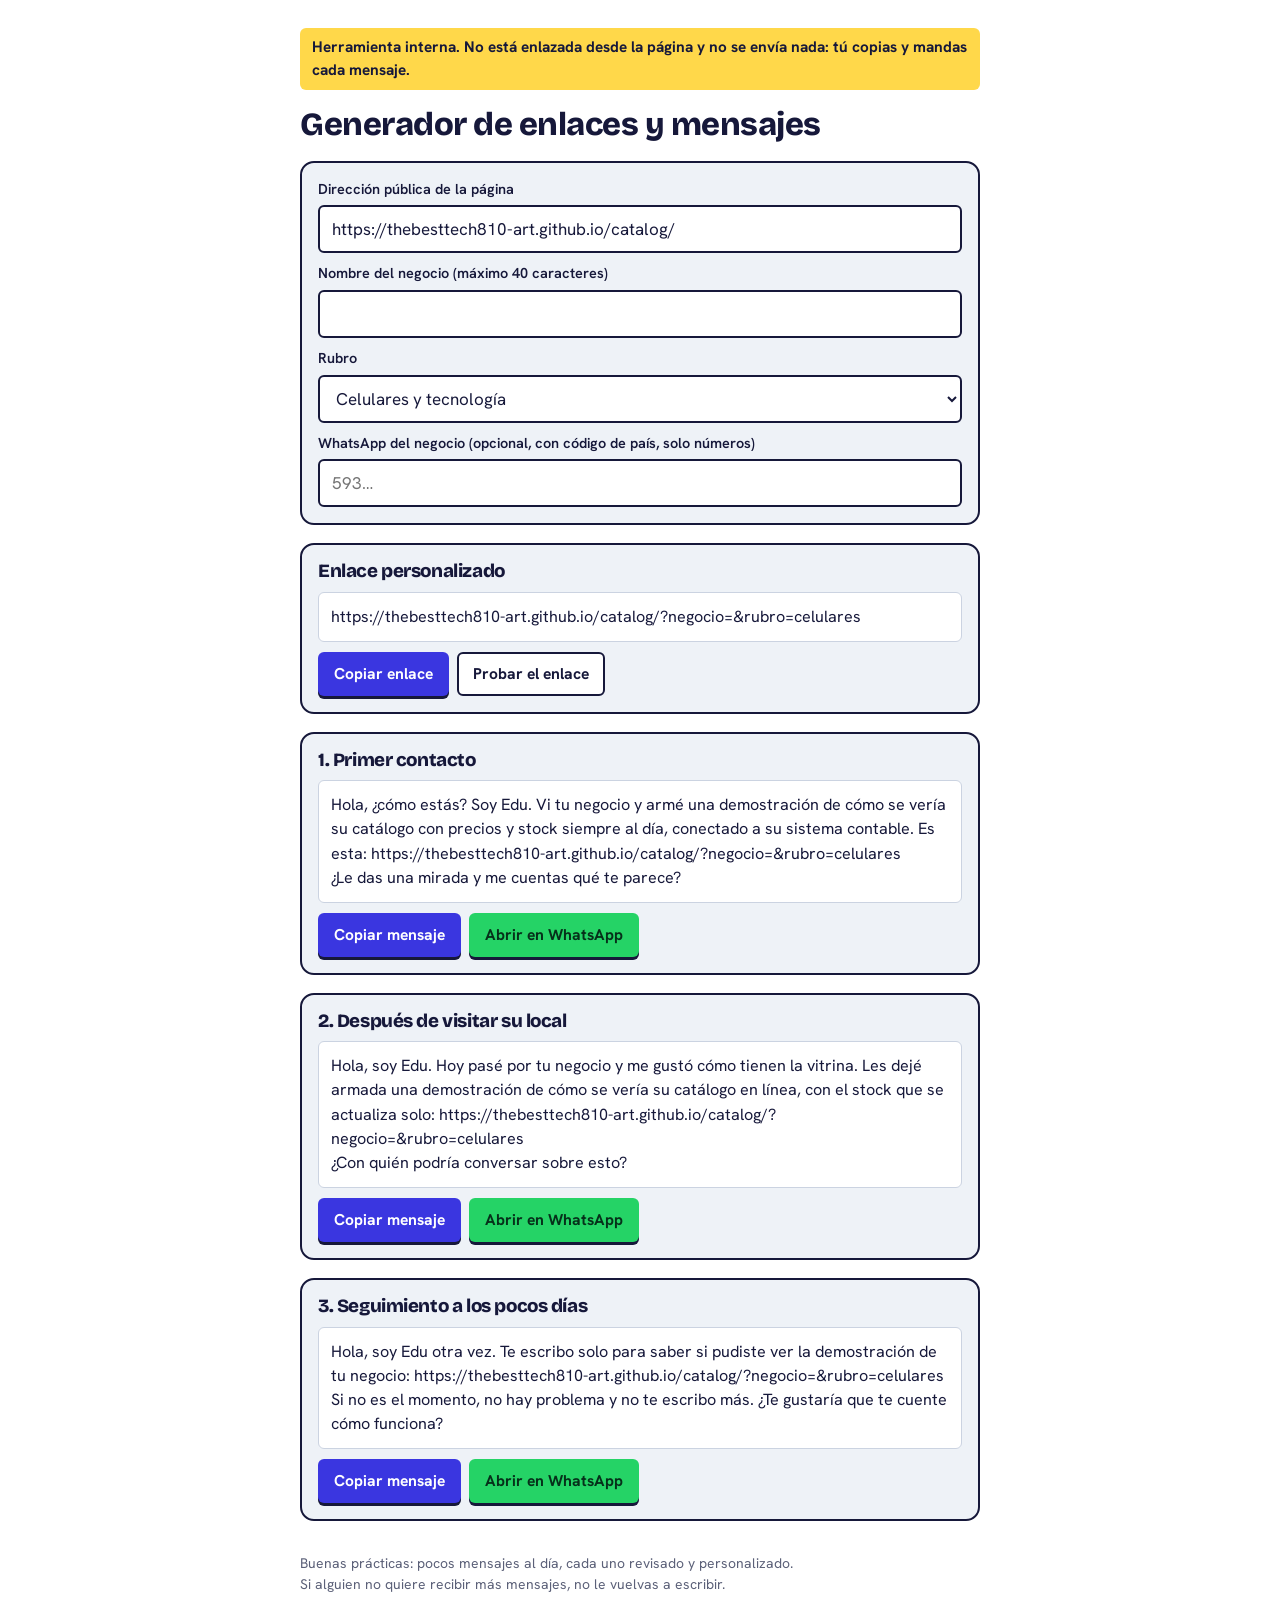
<file: generador.html>
<!doctype html>
<html lang="es-EC">
<head>
<meta charset="utf-8">
<meta name="viewport" content="width=device-width, initial-scale=1">
<meta name="robots" content="noindex, nofollow">
<title>Generador de enlaces (uso interno)</title>
<link rel="icon" href="assets/img/favicon.svg" type="image/svg+xml">
<link rel="stylesheet" href="assets/css/estilos.css">
<style>
  body{background:#fff}
  .gen{max-width:720px;margin:0 auto;padding:28px 20px 60px;display:grid;gap:18px}
  .gen h1{font-size:1.9rem}
  .caja{border:2px solid var(--tinta);border-radius:var(--r2);padding:16px;display:grid;gap:10px;background:var(--vidrio)}
  .caja h2{font-size:1.1rem}
  .sal{background:#fff;border:1px solid var(--linea);border-radius:var(--r1);padding:12px;white-space:pre-wrap;overflow-wrap:anywhere;font-size:.95rem;min-height:3em}
  .fila{display:flex;gap:8px;flex-wrap:wrap;align-items:center}
  .ok{font-weight:700;color:var(--sem-verde);font-size:.9rem}
  .aviso-int{background:var(--etiqueta);padding:8px 12px;border-radius:var(--r1);font-weight:700;font-size:.9rem}
</style>
</head>
<body>
<main class="gen">
  <p class="aviso-int">Herramienta interna. No está enlazada desde la página y no se envía nada: tú copias y mandas cada mensaje.</p>
  <h1>Generador de enlaces y mensajes</h1>

  <form class="caja" id="g" autocomplete="off">
    <div class="campo"><label for="gBase">Dirección pública de la página</label><input id="gBase" type="url" placeholder="https://…"></div>
    <div class="campo"><label for="gNeg">Nombre del negocio (máximo 40 caracteres)</label><input id="gNeg" type="text" maxlength="40"></div>
    <div class="campo"><label for="gRub">Rubro</label>
      <select id="gRub">
        <option value="celulares">Celulares y tecnología</option>
        <option value="accesorios">Accesorios</option>
        <option value="electrodomesticos">Electrodomésticos</option>
        <option value="videojuegos">Videojuegos</option>
        <option value="otro">Otro</option>
      </select>
    </div>
    <div class="campo"><label for="gTel">WhatsApp del negocio (opcional, con código de país, solo números)</label><input id="gTel" type="tel" inputmode="numeric" placeholder="593…"></div>
  </form>

  <section class="caja"><h2>Enlace personalizado</h2><p class="sal" id="oLink"></p>
    <div class="fila"><button type="button" class="btn btn-pri btn-ch" data-copiar="oLink">Copiar enlace</button><a class="btn btn-sec btn-ch" id="oAbrir" target="_blank" rel="noopener">Probar el enlace</a><span class="ok" role="status"></span></div></section>
  <section class="caja"><h2>1. Primer contacto</h2><p class="sal" id="o1"></p>
    <div class="fila"><button type="button" class="btn btn-pri btn-ch" data-copiar="o1">Copiar mensaje</button><a class="btn btn-wa btn-ch" data-abrir="o1" target="_blank" rel="noopener">Abrir en WhatsApp</a><span class="ok" role="status"></span></div></section>
  <section class="caja"><h2>2. Después de visitar su local</h2><p class="sal" id="o2"></p>
    <div class="fila"><button type="button" class="btn btn-pri btn-ch" data-copiar="o2">Copiar mensaje</button><a class="btn btn-wa btn-ch" data-abrir="o2" target="_blank" rel="noopener">Abrir en WhatsApp</a><span class="ok" role="status"></span></div></section>
  <section class="caja"><h2>3. Seguimiento a los pocos días</h2><p class="sal" id="o3"></p>
    <div class="fila"><button type="button" class="btn btn-pri btn-ch" data-copiar="o3">Copiar mensaje</button><a class="btn btn-wa btn-ch" data-abrir="o3" target="_blank" rel="noopener">Abrir en WhatsApp</a><span class="ok" role="status"></span></div></section>

  <p class="nota">Buenas prácticas: pocos mensajes al día, cada uno revisado y personalizado. Si alguien no quiere recibir más mensajes, no le vuelvas a escribir.</p>
</main>

<script src="config.js"></script>
<script>
(function () {
  "use strict";
  var C = window.CONFIG || {}, RUBROS = ["celulares", "accesorios", "electrodomesticos", "videojuegos", "otro"];
  function $(i) { return document.getElementById(i); }
  /* Mismo contrato que la página y que el buscador de clientes:
     ?negocio=<texto, máximo 40, con encodeURIComponent>&rubro=<uno de la lista> */
  function limpiar(v) { return Array.from(String(v || "").replace(/\s+/g, " ").trim()).slice(0, 40).join("").trim(); }
  function enlace(base, negocio, rubro) {
    base = String(base || "").trim().split("#")[0].split("?")[0];
    rubro = RUBROS.indexOf(rubro) >= 0 ? rubro : "otro";
    return base + "?negocio=" + encodeURIComponent(limpiar(negocio)) + "&rubro=" + rubro;
  }
  window.vvEnlace = enlace;
  function pintar() {
    var base = $("gBase").value.trim(), neg = limpiar($("gNeg").value), yo = (C.contacto && C.contacto.nombre) || "Edu";
    var okBase = /^https?:\/\//i.test(base);
    var link = okBase ? enlace(base, neg, $("gRub").value) : "";
    $("oLink").textContent = okBase ? link : "Escribe arriba la dirección pública de la página (empieza con https://).";
    $("oAbrir").href = link || "#";
    var n = neg || "tu negocio", l = link || "[enlace]";
    $("o1").textContent = "Hola, ¿cómo estás? Soy " + yo + ". Vi " + n + " y armé una demostración de cómo se vería su catálogo con precios y stock siempre al día, conectado a su sistema contable. Es esta: " + l + "\n¿Le das una mirada y me cuentas qué te parece?";
    $("o2").textContent = "Hola, soy " + yo + ". Hoy pasé por " + n + " y me gustó cómo tienen la vitrina. Les dejé armada una demostración de cómo se vería su catálogo en línea, con el stock que se actualiza solo: " + l + "\n¿Con quién podría conversar sobre esto?";
    $("o3").textContent = "Hola, soy " + yo + " otra vez. Te escribo solo para saber si pudiste ver la demostración de " + n + ": " + l + "\nSi no es el momento, no hay problema y no te escribo más. ¿Te gustaría que te cuente cómo funciona?";
    var tel = $("gTel").value.replace(/\D/g, "");
    document.querySelectorAll("[data-abrir]").forEach(function (a) {
      a.href = "https://wa.me/" + tel + "?text=" + encodeURIComponent($(a.getAttribute("data-abrir")).textContent);
    });
  }
  $("gBase").value = /^https?:\/\//i.test(C.paginaUrl || "") ? C.paginaUrl : "";
  $("g").addEventListener("input", pintar);
  $("g").addEventListener("submit", function (e) { e.preventDefault(); });
  document.querySelectorAll("[data-copiar]").forEach(function (b) {
    b.addEventListener("click", function () {
      var t = $(b.getAttribute("data-copiar")).textContent, ok = b.parentNode.querySelector(".ok");
      function listo() { ok.textContent = "Copiado"; setTimeout(function () { ok.textContent = ""; }, 1800); }
      if (navigator.clipboard && navigator.clipboard.writeText) navigator.clipboard.writeText(t).then(listo, function () { ok.textContent = "Selecciona el texto y cópialo a mano"; });
      else { var r = document.createRange(); r.selectNodeContents($(b.getAttribute("data-copiar"))); var s = getSelection(); s.removeAllRanges(); s.addRange(r); try { document.execCommand("copy"); listo(); } catch (e) { ok.textContent = "Cópialo a mano"; } }
    });
  });
  pintar();
})();
</script>
</body>
</html>
</file>
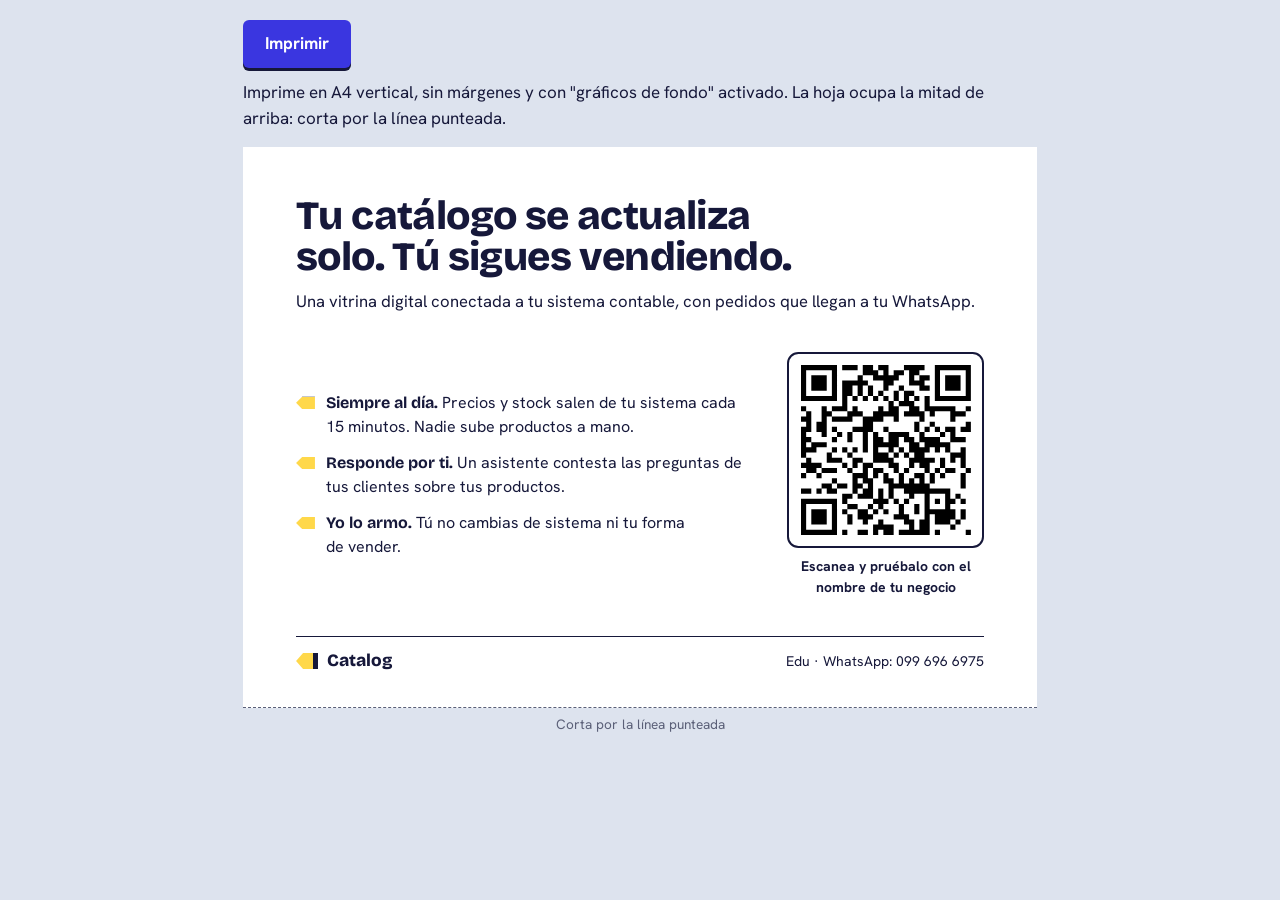
<file: imprimible.html>
<!doctype html>
<html lang="es-EC">
<head>
<meta charset="utf-8">
<meta name="viewport" content="width=device-width, initial-scale=1">
<meta name="robots" content="noindex, nofollow">
<title>Hoja para dejar en el local (media página A4)</title>
<link rel="icon" href="assets/img/favicon.svg" type="image/svg+xml">
<link rel="stylesheet" href="assets/css/estilos.css">
<style>
  @page{size:A4 portrait;margin:0}
  body{background:#DDE3EE;padding:20px}
  .ayuda{max-width:210mm;margin:0 auto 16px;display:flex;gap:12px;align-items:center;flex-wrap:wrap}
  .hoja{width:210mm;height:148.5mm;background:#fff;margin:0 auto;padding:13mm 14mm;display:grid;grid-template-columns:1fr 52mm;gap:10mm;align-content:space-between;border-bottom:1px dashed #5B6078;overflow:hidden}
  .hoja h1{font-size:30pt;line-height:1.02;grid-column:1/-1}
  .hoja .sub{font-size:12.5pt;margin-top:3mm;max-width:none;grid-column:1/-1}
  .hoja ul{display:grid;gap:3.2mm;font-size:12pt;align-content:center}
  .hoja li{padding-left:8mm;position:relative}
  .hoja li::before{content:"";position:absolute;left:0;top:1.6mm;width:5mm;height:3.2mm;background:var(--etiqueta);clip-path:polygon(1.6mm 0,100% 0,100% 100%,1.6mm 100%,0 50%);outline:.3mm solid var(--tinta)}
  .hoja li b{font-family:var(--tit)}
  .qrc{text-align:center;font-weight:700;font-size:10.5pt;display:grid;gap:2mm;align-content:center}
  .qrc .qr{border:.6mm solid var(--tinta);border-radius:3mm;padding:3mm;font-size:8pt}
  .pieh{grid-column:1/-1;display:flex;justify-content:space-between;align-items:center;font-size:10.5pt;border-top:.5mm solid var(--tinta);padding-top:3mm;gap:6mm}
  .pieh .marca{font-size:13pt;min-height:0}
  .corte{max-width:210mm;margin:6px auto;font-size:.8rem;color:var(--suave);text-align:center}
  @media print{body{background:#fff;padding:0}.ayuda,.corte{display:none}.hoja{margin:0}}
</style>
</head>
<body>
<div class="ayuda">
  <button type="button" class="btn btn-pri" onclick="window.print()">Imprimir</button>
  <span>Imprime en A4 vertical, sin márgenes y con "gráficos de fondo" activado. La hoja ocupa la mitad de arriba: corta por la línea punteada.</span>
</div>

<div class="hoja">
  <div style="grid-column:1/-1">
    <h1>Tu catálogo se actualiza solo. Tú sigues vendiendo.</h1>
    <p class="sub">Una vitrina digital conectada a tu sistema contable, con pedidos que llegan a tu WhatsApp.</p>
  </div>
  <ul>
    <li><b>Siempre al día.</b> Precios y stock salen de tu sistema cada 15 minutos. Nadie sube productos a mano.</li>
    <li><b>Responde por ti.</b> Un asistente contesta las preguntas de tus clientes sobre tus productos.</li>
    <li><b>Yo lo armo.</b> Tú no cambias de sistema ni tu forma de vender.</li>
  </ul>
  <div class="qrc">
    <div class="qr" id="qr"></div>
    <span>Escanea y pruébalo con el nombre de tu negocio</span>
  </div>
  <div class="pieh">
    <span class="marca"><span class="marca-tag" aria-hidden="true"></span><span id="marca">Catalog</span></span>
    <span id="contacto"></span>
  </div>
</div>
<p class="corte">Corta por la línea punteada</p>

<script src="config.js"></script>
<script src="assets/js/qrcode.js"></script>
<script>
(function () {
  var C = window.CONFIG || {}, qr = document.getElementById("qr");
  document.getElementById("marca").textContent = C.marca || "Catalog";
  var tel = String(C.whatsapp || "").replace(/\D/g, "");
  document.getElementById("contacto").textContent = ((C.contacto && C.contacto.nombre) || "") + " · WhatsApp: " + (tel ? (function (n) { n = n.indexOf("593") === 0 ? "0" + n.slice(3) : n; return n.length === 10 ? n.slice(0, 3) + " " + n.slice(3, 6) + " " + n.slice(6) : n; })(tel) : "[POR CONFIRMAR: número de WhatsApp]");
  if (/^https?:\/\//i.test(C.paginaUrl || "")) {
    var q = qrcode(0, "M"); q.addData(C.paginaUrl); q.make();
    qr.innerHTML = q.createSvgTag({ cellSize: 4, margin: 0, scalable: true });
  } else {
    qr.textContent = "Aquí irá tu código QR. [POR CONFIRMAR: dirección pública]";
  }
})();
</script>
</body>
</html>
</file>
<file: assets/css/estilos.css>
/* ===== Tipografías (archivos locales, licencia OFL) ===== */
@font-face{font-family:"Bricolage";src:url("../fonts/bricolage.woff2") format("woff2");font-weight:200 800;font-display:swap}
@font-face{font-family:"Hanken";src:url("../fonts/hanken.woff2") format("woff2");font-weight:100 900;font-display:swap}

/* ===== Tokens ===== */
:root{
  --tinta:#16183A; --vidrio:#EEF2F7; --mostrador:#FFFFFF; --rotulo:#3A36E0; --etiqueta:#FFD84A; --aviso:#C92C3D;
  --wa:#25D366; --wa-txt:#06301A;
  --sem-rojo:#C92C3D; --sem-ambar:#F2B01E; --sem-ambar-txt:#7A4D00; --sem-verde:#0B7669; --sem-gris:#5B6078;
  --suave:#5B6078; --linea:#CBD3E1; --acento:var(--rotulo);
  --tit:"Bricolage","Trebuchet MS",system-ui,sans-serif; --txt:"Hanken","Segoe UI",system-ui,sans-serif;
  --r1:6px; --r2:14px; --m:20px;
}
*,*::before,*::after{box-sizing:border-box}
html{font-size:106.25%;scroll-behavior:smooth;-webkit-text-size-adjust:100%}
body{margin:0;font-family:var(--txt);font-size:1rem;color:var(--tinta);background:var(--vidrio);line-height:1.5;overflow-x:hidden}
h1,h2,h3{font-family:var(--tit);line-height:1.08;margin:0;letter-spacing:-.015em;font-weight:700;text-wrap:balance}
h1{font-size:clamp(2.15rem,9.4vw,3.9rem);font-weight:800}
h2{font-size:clamp(1.7rem,6.4vw,2.6rem)}
h3{font-size:1.18rem;line-height:1.2}
p{margin:0}
ul,ol{margin:0;padding:0;list-style:none}
button,input,select{font:inherit;color:inherit}
button{cursor:pointer}
a{color:var(--rotulo)}
svg{display:block}
[hidden]{display:none!important}
:focus-visible{outline:3px solid var(--rotulo);outline-offset:3px;border-radius:4px}
.oculto{position:absolute;width:1px;height:1px;overflow:hidden;clip-path:inset(50%);white-space:nowrap}
.saltar{position:absolute;left:8px;top:-60px;background:var(--tinta);color:#fff;padding:12px 16px;border-radius:var(--r1);z-index:99}
.saltar:focus{top:8px}

.cont{width:100%;max-width:1120px;margin:0 auto;padding:0 var(--m)}
.cont-ang{max-width:760px}
.sec{padding:56px 0;scroll-margin-top:12px}
.sec-blanca{background:var(--mostrador)}
.bajada{font-size:1.06rem;max-width:62ch;margin-top:12px;color:#2B2E52}
.nota{font-size:.82rem;color:var(--suave);margin-top:14px;max-width:62ch}
.pc{background:repeating-linear-gradient(135deg,#FFF3C2 0 8px,#FFE993 8px 16px);border:1px dashed #7A4D00;color:#4A2F00;padding:1px 6px;border-radius:4px;font-size:.88em;font-weight:600;overflow-wrap:anywhere}
.ico{width:1.25em;height:1.25em;flex:none}
.sec .btn-wa{margin-top:22px}

/* ===== Botones ===== */
.btn{display:inline-flex;align-items:center;justify-content:center;gap:9px;min-height:48px;padding:10px 20px;border-radius:var(--r1);border:2px solid transparent;font-weight:700;font-size:1rem;text-decoration:none;line-height:1.15;text-align:center;transition:transform .12s,background-color .12s}
.btn:active{transform:translateY(1px)}
.btn-wa{background:var(--wa);color:var(--wa-txt)}
.btn-wa:hover{background:#1FC25C}
.btn-pri{background:var(--rotulo);color:#fff}
.btn-pri:hover{background:#2B27C4}
.btn-sec{background:#fff;color:var(--tinta);border-color:var(--tinta)}
.btn-sec:hover{background:var(--vidrio)}
.btn-gr{min-height:56px;font-size:1.1rem;padding:12px 26px}
.btn-ch{min-height:44px;padding:8px 14px;font-size:.92rem}
.btn[disabled]{opacity:.55;cursor:default}
.enlace{background:none;border:0;padding:12px 4px;min-height:44px;color:var(--rotulo);font-weight:700;text-decoration:underline;text-underline-offset:4px}

/* ===== Control segmentado ===== */
.seg{display:flex;background:#DDE3EE;border-radius:10px;padding:4px;gap:4px;width:100%;max-width:520px}
.seg-b{flex:1;min-height:44px;border:0;background:transparent;border-radius:7px;font-weight:700;font-size:.92rem;padding:6px 8px;line-height:1.15;color:#3A3D61}
.seg-b[aria-pressed="true"]{background:var(--tinta);color:#fff}

/* ===== Etiquetas colgantes (precio y stock) ===== */
.stk,.tag-stock{display:inline-flex;align-items:center;gap:6px;background:var(--etiqueta);color:var(--tinta);font-family:var(--tit);font-weight:700;font-size:.82rem;padding:5px 10px 5px 20px;line-height:1.1;position:relative;clip-path:polygon(10px 0,100% 0,100% 100%,10px 100%,0 50%);border:0;transform-origin:50% 0}
.stk::before,.tag-stock::before{content:"";position:absolute;left:9px;top:50%;width:6px;height:6px;margin-top:-3px;border-radius:50%;background:var(--mostrador)}
.stk[data-e="agot"],.tag-stock[data-e="agot"]{background:var(--aviso);color:#fff}
.stk[data-e="pocas"],.tag-stock[data-e="pocas"]{background:#FFB55A}
.stk.cambio{animation:voltea .7s cubic-bezier(.3,.7,.2,1)}
@keyframes voltea{0%{transform:perspective(300px) rotateX(0)}45%{transform:perspective(300px) rotateX(-92deg)}55%{transform:perspective(300px) rotateX(92deg)}100%{transform:perspective(300px) rotateX(0)}}
.sello{position:absolute;left:8px;top:8px;background:var(--tinta);color:#fff;font-size:.72rem;font-weight:700;padding:3px 8px;border-radius:4px}
.sello[data-t="Oferta"]{background:var(--aviso)}
.demo-tag{font-size:.72rem;font-weight:700;border:1px solid var(--suave);color:var(--suave);padding:2px 7px;border-radius:99px;white-space:nowrap;margin-left:auto}
.extra{display:inline-block;font-size:.82rem;font-weight:700;background:var(--etiqueta);padding:4px 10px 4px 20px;clip-path:polygon(10px 0,100% 0,100% 100%,10px 100%,0 50%);margin-bottom:12px}

/* ===== Cabecera ===== */
.cab{background:var(--vidrio);padding:10px 0}
.cab-in{display:flex;align-items:center;justify-content:space-between;gap:10px}
.marca{white-space:nowrap;display:inline-flex;align-items:center;gap:9px;font-family:var(--tit);font-weight:800;font-size:1.12rem;color:var(--tinta);text-decoration:none;min-height:44px}
.marca-tag{width:22px;height:16px;background:var(--etiqueta);clip-path:polygon(7px 0,100% 0,100% 100%,7px 100%,0 50%);border-right:5px solid var(--tinta)}

/* ===== Portada ===== */
.portada{padding:18px 0 48px}
.portada-in{display:grid;gap:30px}
.saludo{display:inline-block;background:var(--tinta);color:#fff;font-weight:600;padding:7px 12px;border-radius:var(--r1);margin-bottom:14px;font-size:.95rem;overflow-wrap:anywhere}
.apoyo{font-size:1.1rem;margin-top:16px;max-width:54ch;color:#2B2E52}
.portada-acc{display:flex;flex-wrap:wrap;align-items:center;gap:6px 18px;margin-top:22px}
.paraquien{font-size:.88rem;color:var(--suave);margin-top:14px;max-width:48ch}

.portada-vis{position:relative;max-width:420px;width:100%;margin:0 auto}
.h-caja{background:#fff;border:2px solid var(--tinta);border-radius:var(--r1) var(--r1) 0 0;border-bottom-style:dashed;padding:9px 14px;display:flex;flex-direction:column;width:78%;margin:0 auto;font-size:.88rem;opacity:0;transform:translateY(-14px)}
.h-caja-t{font-weight:700;font-family:var(--tit)}
.h-linea{width:2px;height:26px;margin:0 auto;background:#B9C2D4;position:relative;overflow:hidden}
.h-linea i{position:absolute;left:0;top:-100%;width:100%;height:100%;background:var(--rotulo)}
.h-cel{background:#fff;border:2px solid var(--tinta);border-radius:22px;padding:12px;box-shadow:8px 8px 0 var(--tinta)}
.h-cel-bar{display:flex;align-items:center;gap:8px;font-weight:700;font-family:var(--tit);padding-bottom:10px;border-bottom:1px solid var(--linea);margin-bottom:10px;min-width:0}
.h-cel-bar>span:nth-child(2){overflow:hidden;text-overflow:ellipsis;white-space:nowrap;min-width:0}
.h-logo,.cat-logo{flex:none;width:34px;height:34px;border-radius:9px;background:var(--acento);color:#fff;display:grid;place-items:center;font-family:var(--tit);font-weight:800;font-size:.85rem}
.h-al{margin-left:auto;font-family:var(--txt);font-weight:600;font-size:.72rem;color:var(--suave);white-space:nowrap}
.h-prods{display:grid;grid-template-columns:repeat(3,1fr);gap:8px;min-height:150px}
.h-p{border:1px solid var(--linea);border-radius:10px;padding:6px;display:flex;flex-direction:column;gap:4px;min-width:0}
.h-p .il{background:color-mix(in srgb,var(--pc) 14%,#fff);border-radius:7px;padding:6px}
.h-p b{font-family:var(--tit);font-size:.95rem}
.h-p .stk{font-size:.66rem;padding:4px 5px 4px 15px;align-self:flex-start}
.h-p .stk::before{left:6px;width:5px;height:5px}
.h-p.foco{border-color:var(--tinta);box-shadow:0 0 0 2px var(--etiqueta)}
.h-pie{text-align:center;font-family:var(--tit);font-weight:700;margin-top:22px;opacity:0}
.portada-vis.anim .h-caja{animation:hcaja .6s .5s forwards}
.portada-vis.anim .h-linea i{animation:hlinea .9s 1.2s forwards}
.portada-vis.anim .h-pie{animation:hpie .5s 3s forwards}
.portada-vis.fin .h-caja,.portada-vis.fin .h-pie{opacity:1;transform:none}
@keyframes hcaja{to{opacity:1;transform:none}}
@keyframes hlinea{to{top:0}}
@keyframes hpie{to{opacity:1}}

/* ===== A. Dolores ===== */
.dolores{display:grid;gap:10px;margin-top:26px}
.dolor{background:#fff;border:2px solid var(--tinta);border-radius:var(--r2);overflow:hidden}
.dolor-b{display:flex;align-items:center;gap:12px;width:100%;min-height:64px;padding:14px 16px;background:none;border:0;text-align:left;font-family:var(--tit);font-weight:700;font-size:1.06rem;line-height:1.2}
.dolor-b::after{content:"+";margin-left:auto;font-size:1.5rem;font-weight:500;line-height:1;flex:none}
.dolor-b[aria-expanded="true"]{background:var(--tinta);color:#fff}
.dolor-b[aria-expanded="true"]::after{content:"–"}
.dolor-r{padding:16px;display:grid;gap:14px}
.dolor-r p strong{font-family:var(--tit)}
.dolor-acc{display:flex;flex-wrap:wrap;gap:10px}
.dolor-acc .btn{margin-top:0}
.mini{background:var(--vidrio);border-radius:10px;padding:14px;display:flex;flex-wrap:wrap;align-items:center;gap:10px;font-size:.9rem;min-height:66px}
.mini .bur{background:#fff;border:1px solid var(--linea);border-radius:12px 12px 12px 3px;padding:7px 11px}
.mini .fl{color:var(--suave);font-weight:700}
.fin .btn{margin-top:8px}
@media (max-width:420px){.cab .btn-ch{font-size:.84rem;padding:8px 10px;gap:6px}}
.mini .viejo{text-decoration:line-through;color:var(--suave)}
.mini .barrita{flex:1 1 120px;height:12px;background:#fff;border-radius:99px;overflow:hidden;border:1px solid var(--linea)}
.mini .barrita i{display:block;height:100%;width:72%;background:var(--sem-verde);animation:crece 1.6s ease-out}
.mini>*{animation:entra .45s both}
.mini>*:nth-child(2){animation-delay:.35s}.mini>*:nth-child(3){animation-delay:.7s}.mini>*:nth-child(4){animation-delay:1.05s}
@keyframes entra{from{opacity:0;transform:translateY(6px)}}
@keyframes crece{from{width:0}}

/* ===== B. Dos tiendas ===== */
.esc-ctrl{display:grid;gap:12px;margin-top:24px}
.esc-btns{display:flex;gap:10px;flex-wrap:wrap}
.esc-prog{height:5px;background:#DDE3EE;border-radius:99px;margin:16px 0 14px;overflow:hidden}
.esc-prog i{display:block;height:100%;width:0;background:var(--rotulo)}
.tiendas{display:grid;gap:16px;margin-top:14px}
.tienda{border:2px solid var(--tinta);border-radius:var(--r2);overflow:hidden;display:flex;flex-direction:column;min-height:440px;background:#fff}
.tienda header{display:flex;justify-content:space-between;align-items:center;gap:10px;padding:12px 14px;border-bottom:2px solid var(--tinta)}
.tienda-sin header{background:#E3E6EC}
.tienda-con header{background:var(--etiqueta)}
.reloj{font-family:var(--tit);font-weight:700;font-size:.85rem;background:#fff;border:1px solid var(--tinta);border-radius:99px;padding:3px 10px;white-space:nowrap;font-variant-numeric:tabular-nums}
.reloj.alerta{background:var(--aviso);color:#fff;border-color:var(--aviso)}
.hilo{padding:14px;display:flex;flex-direction:column;gap:9px;flex:1}
.tienda-sin .hilo{background:#F3F4F7}
.msj{max-width:86%;padding:8px 12px;border-radius:14px;font-size:.93rem;animation:entra .35s both;overflow-wrap:anywhere}
.msj small{display:block;font-size:.7rem;font-weight:700;color:var(--suave);margin-bottom:1px}
.msj-cli{background:#fff;border:1px solid var(--linea);border-bottom-left-radius:4px;align-self:flex-start}
.msj-due{background:#DCEBFF;border-bottom-right-radius:4px;align-self:flex-end}
.msj-asi{background:var(--etiqueta);border-bottom-right-radius:4px;align-self:flex-end}
.msj-nota{align-self:center;max-width:100%;background:none;color:var(--suave);font-size:.84rem;font-style:italic;text-align:center;padding:2px 6px}
.msj-prod{align-self:stretch;max-width:100%;background:#fff;border:1px solid var(--tinta);border-radius:12px;display:grid;grid-template-columns:56px 1fr;gap:10px;align-items:center;padding:8px}
.msj-prod .il{background:color-mix(in srgb,var(--pc) 14%,#fff);border-radius:8px;padding:5px}
.msj-prod b{font-family:var(--tit);display:block;line-height:1.15;font-size:.95rem}
.msj-prod .fila{display:flex;align-items:center;gap:10px;margin-top:4px;flex-wrap:wrap}
.fin{margin:0 14px 14px;padding:10px 12px;border-radius:var(--r1);font-family:var(--tit);font-weight:700;animation:entra .4s both}
.tienda-sin .fin{background:var(--aviso);color:#fff}
.tienda-con .fin{background:var(--tinta);color:#fff}
@media (max-width:759px){
  .tiendas[data-lado="sin"] .tienda-con,.tiendas[data-lado="con"] .tienda-sin{display:none}
}

/* ===== D. Pruébalo con tu negocio ===== */
.probar{background:var(--tinta);color:#fff;border-radius:var(--r2);padding:18px;display:grid;gap:14px;margin-top:24px}
.probar-t{font-family:var(--tit);font-weight:700;font-size:1.2rem}
.campo{display:grid;gap:5px;min-width:0;border:0;padding:0;margin:0}
.campo label,.campo legend{font-size:.85rem;font-weight:600;padding:0}
.campo input,.campo select{min-height:48px;border:2px solid var(--tinta);border-radius:var(--r1);padding:8px 12px;background:#fff;color:var(--tinta);width:100%;font-size:1rem}
.probar .campo input,.probar .campo select{border-color:#fff}
.colores-in{display:flex;gap:8px;margin-top:5px}
.color{position:relative;width:44px;height:44px}
.color input{position:absolute;inset:0;opacity:0;margin:0;cursor:pointer;width:100%;height:100%;min-height:0}
.color span{display:block;width:100%;height:100%;border-radius:50%;background:var(--c);border:3px solid var(--tinta);box-shadow:0 0 0 2px #6B6E90}
.color input:checked+span{box-shadow:0 0 0 3px #fff}
.color input:focus-visible+span{outline:3px solid var(--etiqueta);outline-offset:4px}
.probar .btn-pri{background:var(--etiqueta);color:var(--tinta)}
.probar-n{font-size:.8rem;color:#C9CCE6}

/* ===== C. Catálogo ===== */
.demo{display:grid;grid-template-columns:minmax(0,1fr);gap:22px;margin-top:22px}
.demo-izq,.demo-der{min-width:0;display:grid;grid-template-columns:minmax(0,1fr);gap:16px;align-content:start}
.venta,.asis,.vf{min-width:0}
.demo-der>.btn-wa{margin-top:0}
.cat{background:#fff;border:2px solid var(--tinta);border-radius:var(--r2);padding:14px;min-width:0}
.cat-cab{display:flex;align-items:center;gap:10px;padding-bottom:12px;border-bottom:1px solid var(--linea);margin-bottom:12px;min-width:0}
.cat-cab>div{min-width:0;display:grid}
.cat-nombre{font-family:var(--tit);font-size:1.08rem;overflow:hidden;text-overflow:ellipsis;white-space:nowrap}
.cat-al{font-size:.76rem;color:var(--suave)}
.cat-busca input{width:100%;min-height:46px;border:2px solid var(--tinta);border-radius:99px;padding:8px 16px;background:var(--vidrio)}
.chips{display:flex;gap:6px;overflow-x:auto;padding:10px 0 4px;scrollbar-width:none}
.chips::-webkit-scrollbar{display:none}
.chip{flex:none;min-height:44px;padding:6px 14px;border-radius:99px;border:2px solid var(--tinta);background:#fff;font-weight:700;font-size:.88rem}
.chip[aria-pressed="true"]{background:var(--acento);border-color:var(--acento);color:#fff}
.cat-filtros{display:flex;align-items:center;gap:12px;flex-wrap:wrap;margin-top:6px}
.cat-filtros select{min-height:44px;border:2px solid var(--tinta);border-radius:var(--r1);padding:6px 10px;background:#fff}
.check{display:inline-flex;align-items:center;gap:8px;min-height:44px;font-size:.92rem;font-weight:600}
.check input{width:22px;height:22px;accent-color:var(--tinta)}
.cat-n{font-size:.8rem;color:var(--suave);margin:8px 0}
.grid{display:grid;grid-template-columns:repeat(2,minmax(0,1fr));gap:10px}
.prod{position:relative;border:1px solid var(--linea);border-radius:12px;background:#fff;padding:8px;display:flex;flex-direction:column;gap:6px;text-align:left;min-width:0;width:100%}
.prod:hover{border-color:var(--tinta)}
.prod .il{background:color-mix(in srgb,var(--pc) 14%,#fff);border-radius:9px;padding:12px 22px}
.prod .nom{font-weight:600;font-size:.88rem;line-height:1.2;min-height:2.4em}
.prod .pre{font-family:var(--tit);font-weight:800;font-size:1.15rem}
.prod .ef{font-size:.72rem;color:var(--sem-verde);font-weight:700}
.prod .stk{align-self:flex-start}
.prod.agot .il{filter:grayscale(1);opacity:.55}
.prod.recien{border-color:var(--tinta);box-shadow:0 0 0 3px var(--etiqueta)}
.vacio{grid-column:1/-1;padding:22px 10px;text-align:center;color:var(--suave)}
.cat-mas{width:100%;margin-top:12px}

.dueno-t{font-weight:600}
.dueno-est{display:flex;flex-wrap:wrap;align-items:center;gap:6px 14px;background:var(--vidrio);border-radius:var(--r1);padding:10px 12px;margin:12px 0;font-size:.86rem;font-weight:600}
.pulso{width:10px;height:10px;border-radius:50%;background:var(--sem-verde);animation:pulso 1.8s infinite}
@keyframes pulso{50%{opacity:.35}}
.tabla-scroll{overflow-x:auto}
table{border-collapse:collapse;width:100%;font-size:.86rem}
th,td{text-align:left;padding:8px 8px;border-bottom:1px solid var(--linea);vertical-align:top}
th{font-size:.76rem;color:var(--suave);font-weight:700}
.dueno-tabla td:nth-child(2),.dueno-tabla td:nth-child(3){font-family:var(--tit);font-weight:700;white-space:nowrap}
.dueno-tabla tr.recien td{background:#FFF6CF}

/* Venta simulada */
.venta{background:var(--etiqueta);border:2px solid var(--tinta);border-radius:var(--r2);padding:18px;box-shadow:6px 6px 0 var(--tinta)}
.venta-b{margin-top:6px;font-size:.95rem}
.venta-flujo{display:grid;gap:8px;margin:14px 0}
.vf{background:#fff;border:2px solid var(--tinta);border-radius:10px;padding:10px 12px;display:grid;grid-template-columns:auto 1fr;gap:2px 10px;align-items:center;transition:opacity .2s;position:relative}
.vf-t{font-family:var(--tit);font-weight:700;font-size:.92rem;grid-column:2}
.vf-v{font-size:.86rem;grid-column:2}
.vf-caja,.vf-cat{grid-template-columns:1fr}
.vf-caja .vf-t,.vf-caja .vf-v,.vf-cat .vf-t,.vf-cat .vf-prod{grid-column:1}
.vf.activo{background:var(--tinta);color:#fff}
.vf.activo .reloj-c circle:first-child{stroke:#44476B}
.reloj-c{grid-row:1/3;width:40px;height:40px}
.reloj-c svg{width:40px;height:40px;transform:rotate(-90deg)}
.reloj-c circle{fill:none;stroke-width:6;stroke:#DDE3EE}
.reloj-c circle+circle{stroke:var(--rotulo);stroke-dasharray:100.5;stroke-dashoffset:100.5;stroke-linecap:round}
.vf.activo .reloj-c circle+circle{stroke:var(--etiqueta)}
.vf-prod{display:grid;grid-template-columns:50px 1fr;gap:10px;align-items:center;margin-top:6px;min-height:54px}
.vf-prod .il{background:color-mix(in srgb,var(--pc) 14%,#fff);border-radius:8px;padding:5px}
.vf-prod b{display:block;font-size:.9rem;line-height:1.15;margin-bottom:4px}
.venta-msg{font-family:var(--tit);font-weight:700;margin-bottom:10px;line-height:1.25}
.venta-msg:empty{display:none}
.venta .btn{width:100%}
.venta .nota{color:#4A3E00}

/* Asistente */
.asis{background:#fff;border:2px solid var(--tinta);border-radius:var(--r2);padding:14px}
.asis-cab{display:flex;align-items:center;gap:10px}
.asis-cab p{font-size:.84rem;color:var(--suave);overflow-wrap:anywhere}
.avatar{width:46px;height:46px;flex:none}
.asis-hilo{display:flex;flex-direction:column;gap:8px;margin:12px 0;max-height:420px;overflow-y:auto}
.asis-hilo:empty{display:none}
.asis-prods{align-self:stretch;display:grid;gap:6px}
.asis-hilo .msj-asi{align-self:flex-start;border-radius:14px;border-bottom-left-radius:4px}
.asis-prods .msj-prod{text-align:left;cursor:pointer;width:100%;font:inherit;animation:none}
.asis>.btn-wa{margin-top:12px;width:100%}
.caja3d.plano{transform:none}
.caja3d.plano .c3:not(.c3-f){display:none}
.asis-sug{display:flex;flex-direction:column;gap:6px;margin:10px 0}
.sug{min-height:44px;text-align:left;background:var(--vidrio);border:1px solid var(--tinta);border-radius:12px;padding:8px 12px;font-weight:600;font-size:.92rem}
.asis-form{display:flex;gap:8px}
.asis-form input{flex:1;min-width:0;min-height:48px;border:2px solid var(--tinta);border-radius:var(--r1);padding:8px 12px}
.vit-acc{display:grid;gap:10px;border-top:1px solid var(--linea);padding-top:16px}
.vit-acc p{font-weight:600}

/* ===== Detalle y 3D ===== */
dialog{color:var(--tinta)}
.det{border:2px solid var(--tinta);border-radius:var(--r2);padding:0;width:min(560px,calc(100vw - 24px));max-height:calc(100dvh - 24px);background:#fff}
.det::backdrop{background:rgba(22,24,58,.6)}
.x{position:absolute;right:8px;top:8px;width:44px;height:44px;border-radius:50%;border:2px solid var(--tinta);background:#fff;display:grid;place-items:center;z-index:2}
.det-3d{height:250px;background:var(--vidrio);display:grid;place-items:center;perspective:800px;touch-action:none;cursor:grab;position:relative;user-select:none;-webkit-user-select:none}
.det-gira{position:absolute;bottom:8px;left:0;right:0;text-align:center;font-size:.76rem;color:var(--suave);font-weight:600}
.caja3d{--rx:-12deg;--ry:-28deg;width:130px;height:170px;position:relative;transform-style:preserve-3d;transform:rotateX(var(--rx)) rotateY(var(--ry))}
.c3{position:absolute;background:var(--tinta);border:2px solid var(--tinta);backface-visibility:hidden}
.c3-f,.c3-b{inset:0;border-radius:4px;display:grid;place-items:center}
.c3-f{transform:translateZ(22px);background:color-mix(in srgb,var(--pc) 16%,#fff);padding:14px}
.c3-b{transform:rotateY(180deg) translateZ(22px);background:#fff;font-family:var(--tit);font-weight:800;text-align:center;padding:10px;font-size:.9rem;overflow-wrap:anywhere}
.c3-l,.c3-r{top:0;width:44px;height:170px;left:43px;background:var(--pc)}
.c3-l{transform:rotateY(-90deg) translateZ(65px)}
.c3-r{transform:rotateY(90deg) translateZ(65px)}
.c3-t,.c3-d{left:0;width:130px;height:44px;top:63px;background:color-mix(in srgb,var(--pc) 60%,#fff)}
.c3-t{transform:rotateX(90deg) translateZ(85px)}
.c3-d{transform:rotateX(-90deg) translateZ(85px)}
.det-info{padding:16px 18px 20px;display:grid;gap:10px}
.det-cat{font-size:.8rem;color:var(--suave);font-weight:700}
.det-desc{font-size:.94rem}
.det-fila{display:flex;align-items:center;gap:12px;flex-wrap:wrap}
.tag-precio{font-family:var(--tit);font-weight:800;font-size:1.7rem;background:none;border:0;border-bottom:3px dotted var(--rotulo);padding:6px 2px;min-height:44px}
.tag-stock{font-size:.95rem;min-height:44px;padding:6px 14px 6px 24px;cursor:pointer}
.tag-stock::before{left:10px}
.det-ef{font-size:.88rem;font-weight:700;color:var(--sem-verde)}
.globo{background:var(--tinta);color:#fff;border-radius:10px;padding:10px 12px;font-size:.92rem;font-weight:600;min-height:3.2em}
.det-msg-t{font-size:.84rem;font-weight:700;margin-bottom:6px}
.burbuja{background:#DCF8C6;border-radius:12px 12px 3px 12px;padding:10px 12px;font-size:.94rem;overflow-wrap:anywhere}

/* ===== E. Modo vitrina ===== */
.vit{position:fixed;inset:0;width:100vw;height:100dvh;max-width:none;max-height:none;margin:0;border:0;padding:0;background:var(--tinta);color:#fff;overflow:hidden}
.vit:not([open]){display:none}
.vit-x{position:absolute;right:24px;top:14px;z-index:3;background:#fff;color:var(--tinta);border-color:#fff}
.vit-esc{position:absolute;inset:0;padding:22px 28px;display:grid;grid-template-columns:1fr auto;grid-template-rows:auto 1fr auto;gap:10px 28px}
.vit-cab{grid-column:1/-1;display:flex;align-items:center;gap:12px;font-family:var(--tit);font-size:1.3rem;padding-right:240px;min-width:0}
.vit-cab strong{overflow:hidden;text-overflow:ellipsis;white-space:nowrap}
.vit-al{font-family:var(--txt);font-size:.85rem;font-weight:600;color:#C9CCE6;white-space:nowrap}
.vit-prod{display:grid;grid-template-columns:minmax(120px,38%) 1fr;gap:24px;align-items:center;min-height:0}
.vit-prod .il{background:#fff;border-radius:20px;padding:8%;max-height:100%;aspect-ratio:1;justify-self:center;width:100%;max-width:340px}
.vit-prod .il svg{width:100%;height:100%}
.vit-prod h3{font-size:clamp(1.4rem,4.2vw,3.2rem);font-weight:700}
.vit-pre{display:inline-block;margin-top:14px;background:var(--etiqueta);color:var(--tinta);font-family:var(--tit);font-weight:800;font-size:clamp(2.2rem,8vw,5.6rem);line-height:1;padding:.14em .3em .14em .55em;clip-path:polygon(.4em 0,100% 0,100% 100%,.4em 100%,0 50%)}
.vit-of{display:inline-block;background:var(--aviso);color:#fff;font-weight:700;padding:4px 12px;border-radius:4px;margin-bottom:10px;font-size:1rem}
.vit-ef{margin-top:10px;font-weight:600;color:#C9CCE6}
.vit-prod.entra>*{animation:entra .5s both}
.vit-qr{align-self:center;text-align:center;width:160px;font-weight:700;font-size:.9rem;display:grid;gap:8px}
.qr{background:#fff;border-radius:10px;padding:8px;aspect-ratio:1;display:grid;place-items:center;color:var(--tinta);font-size:.62rem;font-weight:600;overflow:hidden;overflow-wrap:anywhere;line-height:1.25}
.qr svg,.qr img{width:100%;height:100%}
.vit-pie{grid-column:1/-1;font-family:var(--tit);font-weight:700;font-size:clamp(.95rem,2.2vw,1.4rem);border-top:1px solid #44476B;padding-top:12px}
@media (orientation:portrait) and (max-width:700px){
  .vit-esc{inset:auto;left:0;top:100%;width:100dvh;height:100vw;transform-origin:0 0;transform:rotate(-90deg);padding:16px 22px}
  .vit-qr{width:120px}
}

/* ===== F. Reporte ===== */
.dos-col{display:grid;gap:28px}
.lista{margin-top:16px;display:grid;gap:8px}
.lista li{padding-left:22px;position:relative}
.lista li::before{content:"";position:absolute;left:0;top:.5em;width:12px;height:8px;background:var(--etiqueta);clip-path:polygon(4px 0,100% 0,100% 100%,4px 100%,0 50%);outline:1px solid var(--tinta)}
.cel{border:2px solid var(--tinta);border-radius:26px;background:var(--vidrio);padding:14px;max-width:400px;width:100%;margin:0 auto;box-shadow:8px 8px 0 var(--tinta)}
.cel-arch{display:flex;align-items:center;gap:8px;font-weight:700;font-size:.88rem;margin-bottom:12px;min-width:0}
.cel-arch span:last-child{overflow:hidden;text-overflow:ellipsis;white-space:nowrap}
.arch-ico{flex:none;width:26px;height:26px;border-radius:5px;background:var(--sem-verde);color:#fff;display:grid;place-items:center;font-family:var(--tit);font-weight:800}
.kpis{display:grid;grid-template-columns:1fr 1fr;gap:8px;margin-top:12px}
.kpi{background:#fff;border-radius:10px;padding:10px 12px;border:1px solid var(--linea)}
.kpi:first-child{grid-column:1/-1;background:var(--tinta);color:#fff;border-color:var(--tinta)}
.kpi span{font-size:.78rem;font-weight:600;display:block;opacity:.85}
.kpi b{font-family:var(--tit);font-size:1.5rem;font-variant-numeric:tabular-nums}
.kpi:first-child b{font-size:2.1rem}
.rep-h{font-size:.92rem;margin:16px 0 8px}
.alertas{display:grid;gap:8px}
.alerta{background:#fff;border-radius:10px;border:1px solid var(--linea);border-left:8px solid var(--c);overflow:hidden}
.alerta-b{width:100%;min-height:52px;background:none;border:0;text-align:left;padding:10px 12px;font-weight:700;font-size:.92rem;display:flex;gap:10px;align-items:center;line-height:1.25}
.alerta-b::after{content:"+";margin-left:auto;font-size:1.3rem;font-weight:500}
.alerta-b[aria-expanded="true"]::after{content:"–"}
.alerta-d{padding:0 12px 12px;font-size:.9rem;display:grid;gap:8px}
.cmp{display:grid;grid-template-columns:repeat(3,1fr);gap:6px;text-align:center}
.cmp div{background:var(--vidrio);border-radius:8px;padding:8px 4px}
.cmp small{display:block;font-size:.7rem;font-weight:700;color:var(--suave)}
.cmp b{font-family:var(--tit);font-size:1.08rem}
.cmp .dif-neg b{color:var(--sem-rojo)}
.sem{display:inline-block;width:12px;height:12px;border-radius:50%;background:var(--c);flex:none}
.locales{display:grid;gap:5px}
.locales div{display:flex;align-items:center;gap:8px}
.locales b{margin-left:auto;font-family:var(--tit)}
.traslado{background:var(--tinta);color:#fff;border-radius:8px;padding:8px 10px;font-weight:700}
.chispa{display:flex;align-items:flex-end;gap:5px;height:56px}
.chispa i{flex:1;background:var(--sem-verde);border-radius:3px 3px 0 0;animation:sube .6s both;transform-origin:bottom}
@keyframes sube{from{transform:scaleY(0)}}
.rep-top{display:grid;gap:7px}
.rep-top li{display:grid;grid-template-columns:1fr auto;gap:2px 10px;font-size:.88rem;background:#fff;border-radius:8px;padding:8px 10px;border:1px solid var(--linea)}
.rep-top li b{font-family:var(--tit)}
.rep-top .bar{grid-column:1/-1;height:6px;border-radius:99px;background:var(--vidrio);overflow:hidden}
.rep-top .bar i{display:block;height:100%;background:var(--rotulo);transition:width .5s}
.rep-sem{display:grid;gap:6px}
.rep-sem li{display:flex;align-items:center;gap:9px;font-size:.88rem;background:#fff;border-radius:8px;padding:8px 10px;border:1px solid var(--linea)}
.rep-sem li span:last-child{margin-left:auto;font-weight:700;white-space:nowrap}

/* ===== G. Conteo ===== */
.seg-conteo{margin-top:22px}
.antes,.despues{margin-top:18px;display:grid;gap:16px}
.antes-esc{background:#E3E6EC;border:2px solid var(--tinta);border-radius:var(--r2);padding:18px}
.antes-hora{display:flex;align-items:center;gap:14px}
.antes-hora strong{font-family:var(--tit);font-size:2rem;font-variant-numeric:tabular-nums}
.antes-dia{flex:1;height:10px;background:#fff;border-radius:99px;overflow:hidden;border:1px solid var(--tinta)}
.antes-dia i{display:block;height:100%;width:0;background:var(--aviso)}
.antes-pasos{margin-top:14px;display:grid;gap:8px}
.antes-pasos li{padding:8px 12px;background:#fff;border-radius:8px;opacity:.35;transition:opacity .4s;border-left:5px solid var(--suave)}
.antes-pasos li.ya{opacity:1}
.antes .btn{justify-self:start}
.avance{background:#fff;border:2px solid var(--tinta);border-radius:var(--r2);padding:14px}
.avance-t{display:flex;justify-content:space-between;gap:10px;font-weight:600;font-size:.92rem;align-items:baseline}
.avance-t strong{font-family:var(--tit);font-size:1.5rem;font-variant-numeric:tabular-nums;white-space:nowrap}
.avance-b{height:16px;background:var(--vidrio);border-radius:99px;overflow:hidden;margin-top:8px;border:1px solid var(--tinta)}
.avance-b i{display:block;height:100%;width:0;background:var(--sem-verde);transition:width .35s}
.celus{display:grid;gap:12px}
.celu{border:2px solid var(--tinta);border-radius:20px;background:#fff;padding:12px}
.celu-cab{display:flex;justify-content:space-between;align-items:center;gap:8px;font-family:var(--tit);font-weight:700;margin-bottom:8px}
.celu-cab small{font-family:var(--txt);font-weight:600;color:var(--suave);font-size:.78rem}
.celu.tu{box-shadow:0 0 0 3px var(--etiqueta)}
.celu li{display:grid;grid-template-columns:1fr auto auto;align-items:center;gap:8px;padding:6px 0;border-top:1px solid var(--linea);font-size:.88rem;min-height:56px}
.celu li b{font-family:var(--tit);font-size:1.15rem;min-width:1.6em;text-align:right;font-variant-numeric:tabular-nums}
.mas{min-width:52px;min-height:44px;border-radius:var(--r1);border:2px solid var(--tinta);background:var(--etiqueta);font-weight:800;font-family:var(--tit)}
.celu .auto{font-size:.74rem;color:var(--suave);min-width:52px;text-align:center}
.dif{background:#fff;border:2px solid var(--tinta);border-radius:var(--r2);padding:14px}
.dif h3{margin-bottom:8px}
.res{display:inline-block;font-weight:700;padding:2px 8px;border-radius:99px;color:#fff;background:var(--c);white-space:nowrap;font-size:.8rem}
.res[data-r="sobra"]{color:var(--tinta)}
.cnt-acc{display:flex;gap:10px;flex-wrap:wrap}
.cnt-cierre{font-family:var(--tit);font-weight:700;font-size:1.1rem}

/* ===== 7. Cómo funciona ===== */
.pasos3{display:grid;gap:26px;margin-top:26px;counter-reset:p}
.pasos3 li{counter-increment:p}
.pasos3 h3{margin:14px 0 6px}
.pasos3 h3::before{content:counter(p) ". "}
.p3-vis{height:96px;background:var(--vidrio);border-radius:var(--r2);display:flex;align-items:center;justify-content:center;gap:8px;padding:12px;flex-wrap:wrap}
.p3-caja{border:2px solid var(--tinta);background:#fff;border-radius:var(--r1);padding:8px 10px;font-weight:700;font-size:.84rem}
.p3-cat{background:var(--etiqueta)}
.p3-hilo{width:34px;height:0;border-top:3px dashed var(--tinta)}
.p3-tag{background:var(--tinta);color:#fff;font-weight:700;font-size:.82rem;padding:6px 10px 6px 20px;clip-path:polygon(10px 0,100% 0,100% 100%,10px 100%,0 50%)}
.p3-tag2{background:var(--rotulo)}
.p3-tag3{background:var(--etiqueta);color:var(--tinta)}
.p3-reloj svg{width:54px;height:54px;fill:none;stroke:var(--tinta);stroke-width:3.5;stroke-linecap:round}
.p3-15{font-family:var(--tit);font-weight:800;font-size:1.4rem}

/* ===== H. Primera semana ===== */
.plazo{margin-top:14px;font-size:.92rem}
.linea{display:grid;gap:0;counter-reset:l}
.linea li{counter-increment:l;position:relative;padding:0 0 24px 58px;opacity:.38;transition:opacity .5s}
.linea li::before{content:counter(l);position:absolute;left:0;top:0;width:40px;height:40px;border-radius:50%;border:2px solid var(--tinta);background:#fff;display:grid;place-items:center;font-family:var(--tit);font-weight:800;transition:background-color .5s}
.linea li::after{content:"";position:absolute;left:19px;top:42px;bottom:2px;width:2px;background:var(--tinta)}
.linea li:last-child::after{display:none}
.linea li.luz{opacity:1}
.linea li.luz::before{background:var(--etiqueta)}
.linea h3{padding-top:7px}
.linea p{margin-top:4px}

/* ===== 9. Compara ===== */
.comp{margin-top:24px;display:grid;gap:10px}
.comp .comp-cab{display:none}
.comp-f{border:2px solid var(--tinta);border-radius:var(--r2);overflow:hidden;display:grid;background:#fff}
.comp-q{font-family:var(--tit);font-weight:700;background:var(--tinta);color:#fff;padding:10px 14px}
.comp-f>[role="cell"]{padding:9px 14px;border-top:1px solid var(--linea);font-size:.94rem}
.comp-f>[role="cell"]::before{content:attr(data-col);display:block;font-size:.74rem;font-weight:700;color:var(--suave)}
.comp-f>.comp-yo{background:#FFF6CF;font-weight:700}
.calc{margin-top:40px;border:2px solid var(--tinta);border-radius:var(--r2);padding:20px;background:var(--vidrio);max-width:760px}
.calc-in{display:grid;gap:12px;margin-top:16px}
.calc-res{font-family:var(--tit);font-weight:700;font-size:1.3rem;margin-top:18px;line-height:1.2}
.calc-res b{font-size:clamp(1.7rem,8vw,2.4rem);font-weight:800;display:block;font-variant-numeric:tabular-nums;white-space:nowrap}

/* ===== 11. Paquetes ===== */
.paqs{display:grid;gap:14px;margin-top:24px}
.paq{background:#fff;border:2px solid var(--tinta);border-radius:var(--r2);padding:18px;display:grid;gap:10px;align-content:start}
.paq.rec{box-shadow:6px 6px 0 var(--tinta);background:#FFFBE8}
.paq-rec{justify-self:start;background:var(--tinta);color:#fff;font-size:.78rem;font-weight:700;padding:3px 9px;border-radius:4px}
.paq-pre{font-family:var(--tit);font-weight:800;font-size:1.2rem}
.paq .lista{margin-top:0;font-size:.94rem}
.paq .btn-wa{margin-top:6px}
.testis{display:grid;gap:14px;margin-top:20px}
.testi{background:#fff;border:2px solid var(--tinta);border-radius:var(--r2);padding:18px}

/* ===== 12. Preguntas ===== */
.faq{margin-top:22px;border-top:2px solid var(--tinta)}
.faq details{border-bottom:2px solid var(--tinta)}
.faq summary{list-style:none;cursor:pointer;min-height:56px;padding:14px 40px 14px 0;font-family:var(--tit);font-weight:700;font-size:1.06rem;position:relative;display:flex;align-items:center}
.faq summary::-webkit-details-marker{display:none}
.faq summary::after{content:"+";position:absolute;right:6px;font-size:1.5rem;font-weight:500}
.faq details[open] summary::after{content:"–"}
.faq p{padding:0 0 18px;max-width:62ch}

/* ===== 13. Cierre y pie ===== */
.cierre{background:var(--tinta);color:#fff;padding:64px 0;scroll-margin-top:12px}
.cierre .bajada{color:#DADCF0}
.cierre .btn-wa{margin-top:26px}
.datos{margin:34px 0 0;display:grid;gap:10px;border-top:1px solid #44476B;padding-top:20px}
.datos dt{font-size:.78rem;font-weight:700;color:#C9CCE6}
.datos dd{margin:2px 0 0}
.pie{background:var(--tinta);color:#C9CCE6;font-size:.8rem;padding:0 0 28px}
.pie p{margin-top:6px}

/* ===== Barra de WhatsApp, recorrido y presentación ===== */
.barra-wa{position:fixed;left:0;right:0;bottom:0;z-index:20;background:#fff;border-top:2px solid var(--tinta);padding:8px var(--m) calc(8px + env(safe-area-inset-bottom))}
.barra-wa .btn{width:100%}
body.con-barra{padding-bottom:calc(66px + env(safe-area-inset-bottom))}
.tour{position:fixed;left:0;right:0;bottom:0;z-index:30;background:var(--tinta);color:#fff;padding:12px var(--m) calc(12px + env(safe-area-inset-bottom));border-top:4px solid var(--etiqueta)}
.tour-h{font-family:var(--tit);font-weight:800;color:var(--etiqueta);font-size:.92rem}
.tour-t{font-size:1rem;font-weight:600;margin:2px 0 10px;max-width:70ch}
.tour-b{display:flex;align-items:center;gap:8px}
.tour-n{font-size:.82rem;color:#C9CCE6;margin-right:auto;font-variant-numeric:tabular-nums}
.tour .btn-sec{background:transparent;color:#fff;border-color:#fff}
.tour .btn-pri{background:var(--etiqueta);color:var(--tinta)}
body.con-tour{padding-bottom:190px}
body.con-tour .barra-wa{display:none}
.pres{position:fixed;right:14px;top:12px;z-index:40;background:var(--tinta);color:#fff;font-family:var(--tit);font-weight:700;padding:8px 14px;border-radius:99px;font-size:.85rem;border:2px solid var(--etiqueta)}
html.presentar{font-size:128%}
html.presentar .barra-wa{display:none}
html.presentar body{padding-bottom:0}
html.presentar .sec,html.presentar .portada,html.presentar .cierre{scroll-margin-top:60px}

/* ===== Escritorio ===== */
@media (min-width:760px){
  :root{--m:32px}
  .cab{position:sticky;top:0;z-index:15;border-bottom:1px solid var(--linea)}
  .sec{padding:88px 0;scroll-margin-top:70px}
  .portada{padding:40px 0 88px}
  .portada-in{grid-template-columns:1.15fr .85fr;align-items:center;gap:56px}
  .dolores{grid-template-columns:repeat(2,1fr);align-items:start}
  .esc-ctrl{grid-template-columns:1fr auto;align-items:center}
  .seg-lado{display:none}
  .tiendas{grid-template-columns:1fr 1fr}
  .probar{grid-template-columns:1.3fr 1fr auto auto;align-items:end;padding:20px 22px}
  .probar-t,.probar-n{grid-column:1/-1}
  .dos-col{grid-template-columns:1fr 1fr;gap:56px;align-items:start}
  .celus{grid-template-columns:repeat(3,1fr)}
  .pasos3{grid-template-columns:repeat(3,1fr)}
  .calc-in{grid-template-columns:1fr 1fr}
  .paqs{grid-template-columns:repeat(3,1fr);align-items:start}
  .testis{grid-template-columns:repeat(2,1fr)}
  .datos{grid-template-columns:repeat(3,1fr)}
  .comp{gap:0;border:2px solid var(--tinta);border-radius:var(--r2);overflow:hidden;background:#fff}
  .comp .comp-f,.comp .comp-cab{display:grid;grid-template-columns:1.1fr 1fr 1fr 1.15fr;border:0;border-radius:0;border-top:1px solid var(--linea)}
  .comp .comp-cab{border-top:0;font-family:var(--tit);font-weight:700;background:var(--tinta);color:#fff}
  .comp-cab>span{padding:14px}
  .comp-cab>.comp-yo{background:var(--etiqueta);color:var(--tinta)}
  .comp-q{background:none;color:var(--tinta);padding:14px}
  .comp-cab .comp-q{background:var(--tinta)}
  .comp-f>[role="cell"]{border-top:0;border-left:1px solid var(--linea);padding:14px}
  .comp-f>[role="cell"]::before{display:none}
  .barra-wa{display:none}
  body.con-barra{padding-bottom:0}
  .tour{left:auto;right:24px;bottom:24px;width:440px;border-radius:var(--r2);border:2px solid var(--etiqueta)}
  body.con-tour{padding-bottom:0}
  .det[open]{display:grid;grid-template-columns:1fr 1.15fr;width:min(820px,calc(100vw - 48px))}
  .det-3d{height:auto;min-height:380px}
}
@media (min-width:1000px){
  .dolores{grid-template-columns:repeat(3,1fr)}
  .demo{grid-template-columns:minmax(0,7fr) minmax(0,5fr);gap:32px;align-items:start}
  .grid{grid-template-columns:repeat(3,minmax(0,1fr))}
}

/* ===== Movimiento reducido ===== */
@media (prefers-reduced-motion:reduce){
  html{scroll-behavior:auto}
  *,*::before,*::after{animation-duration:.01ms!important;animation-delay:0s!important;transition-duration:.01ms!important}
  .linea li{opacity:1}
}

/* ===== Impresión (por si alguien imprime la página) ===== */
@media print{.barra-wa,.tour,.pres,.cab .btn,.progreso,.cinta{display:none!important}}

/* =====================================================================
   RONDA 2: más vida y más interacción
   ===================================================================== */

/* Barra de avance de lectura */
.progreso{position:fixed;left:0;right:0;top:0;height:3px;z-index:50;pointer-events:none}
.progreso i{display:block;height:100%;width:0;background:var(--rotulo)}

/* Titulares con más presencia */
h2{font-weight:800;letter-spacing:-.022em}

/* Botones con tecla: se hunden al tocarlos, como una caja registradora */
.btn-pri,.btn-wa{box-shadow:0 3px 0 var(--tinta)}
.btn-pri:active,.btn-wa:active{transform:translateY(3px);box-shadow:0 0 0 var(--tinta)}
.btn[disabled]{box-shadow:none}
.cierre .btn-wa,.tour .btn-pri,.probar .btn-pri{box-shadow:0 3px 0 rgba(0,0,0,.45)}

/* Foco visible también sobre fondos oscuros */
.sec-oscura :focus-visible,.cierre :focus-visible,.tour :focus-visible,.probar :focus-visible,.vit :focus-visible,.cinta :focus-visible{outline-color:var(--etiqueta)}

/* ---------- Portada: vidrio de vitrina y venta que el visitante repite ---------- */
.portada{position:relative;overflow:hidden}
.portada::before{content:"";position:absolute;inset:0;pointer-events:none;background:
  linear-gradient(115deg,transparent 0 56%,rgba(255,255,255,.6) 56% 61%,transparent 61% 66%,rgba(255,255,255,.4) 66% 68%,transparent 68%),
  radial-gradient(60% 55% at 88% 12%,#fff 0,transparent 70%)}
.portada-in{position:relative;grid-template-areas:"txt" "pq" "vis"}
.portada-txt{grid-area:txt}
.portada-vis{grid-area:vis}
.paraquien{grid-area:pq;margin-top:0}
.h-caja{flex-direction:row;align-items:center;justify-content:space-between;gap:10px;width:100%;max-width:390px}
.h-caja-txt{display:flex;flex-direction:column;min-width:0}
.h-vender{flex:none;min-height:44px;padding:6px 14px;border-radius:99px;border:2px solid var(--tinta);background:var(--tinta);color:#fff;font-weight:700;font-size:.88rem;transition:opacity .2s}
.h-vender[disabled]{opacity:.3;cursor:default}
.h-pie{min-height:2.6em;font-size:.98rem;line-height:1.25}
.portada-vis.fin .h-linea i{top:0}
.portada-vis.golpe .h-linea i{animation:hbaja .55s ease-out}
.portada-vis.golpe .h-caja{animation:hgolpe .35s}
@keyframes hbaja{from{top:-100%}to{top:0}}
@keyframes hgolpe{40%{transform:translateY(4px)}}
@media (max-width:759px){
  h1{font-size:clamp(2rem,8.8vw,2.6rem)}
  .portada{padding:6px 0 40px}
  .portada-in{gap:20px}
  .apoyo{margin-top:12px;font-size:1.04rem}
  .portada-acc{margin-top:16px}
  .paraquien{max-width:none}
}
@media (min-width:760px){
  .portada-in{grid-template-areas:"txt vis" "pq vis";grid-template-rows:auto auto;row-gap:18px}
  .portada-txt{align-self:end}
  .paraquien{align-self:start}
}

/* ---------- Cinta de centro comercial ---------- */
.cinta{background:var(--tinta);color:#fff;overflow:hidden;border-top:3px solid var(--etiqueta);border-bottom:3px solid var(--etiqueta)}
.cinta-in{display:flex;width:max-content;animation:cinta 44s linear infinite}
.cinta-in span{flex:none;padding:11px 0;font-family:var(--tit);font-weight:700;font-size:.95rem;white-space:nowrap}
.cinta-in span::after{content:"";display:inline-block;width:14px;height:10px;margin:0 22px;background:var(--etiqueta);clip-path:polygon(5px 0,100% 0,100% 100%,5px 100%,0 50%)}
@keyframes cinta{to{transform:translateX(-50%)}}

/* ---------- Sección oscura (Cómo funciona) ---------- */
.sec-oscura{background:var(--tinta);color:#fff}
.sec-oscura p{color:#DADCF0}
.sec-oscura .p3-vis{background:#24274F}
.sec-oscura .p3-caja{color:var(--tinta)}
.sec-oscura .p3-hilo{border-color:#fff}
.sec-oscura .p3-reloj svg{stroke:#fff}
.sec-oscura .p3-tag:not(.p3-tag2):not(.p3-tag3){background:#fff;color:var(--tinta)}

/* ---------- Tarjetas con vida ---------- */
.dolor{transition:transform .15s,box-shadow .15s}
@media (hover:hover){
  .dolor:hover{transform:translate(-2px,-2px);box-shadow:5px 5px 0 var(--tinta)}
  .prod:hover{transform:translateY(-3px);box-shadow:4px 4px 0 var(--tinta);border-color:var(--tinta)}
}

/* ---------- Catálogo: tarjeta con botón para sumar al pedido ---------- */
.prod{padding:0;display:block;transition:transform .15s,box-shadow .15s}
.prod-ver{display:flex;flex-direction:column;gap:6px;text-align:left;width:100%;height:100%;padding:8px;background:none;border:0;border-radius:11px;min-width:0}
.prod-mas{position:absolute;right:4px;top:4px;width:44px;height:44px;border-radius:50%;border:2px solid var(--tinta);background:var(--etiqueta);font-family:var(--tit);font-weight:800;font-size:1.3rem;line-height:1;display:grid;place-items:center;padding:0}
.prod-mas.con{background:var(--tinta);color:#fff;font-size:1.02rem}
.prod-mas[disabled]{opacity:.3;cursor:default}
.pedido{margin-top:12px;border:2px solid var(--tinta);border-radius:12px;background:#FFFBE8;padding:10px 12px}
.pedido-res{display:flex;align-items:center;gap:6px 10px;flex-wrap:wrap}
.pedido-res strong{font-family:var(--tit)}
.pedido-res span{font-family:var(--tit);font-weight:800;margin-right:auto}
.pedido-det{margin-top:10px;display:grid;gap:10px}
#pedLista{display:grid;gap:6px}
#pedLista li{display:grid;grid-template-columns:minmax(0,1fr) auto auto;align-items:center;gap:8px;font-size:.9rem}
.ped-ctl{display:inline-flex;align-items:center;gap:4px}
.ped-ctl b{min-width:1.5em;text-align:center;font-family:var(--tit)}
.ped-b{width:44px;height:44px;border-radius:50%;border:2px solid var(--tinta);background:#fff;font-weight:800;font-size:1.15rem;line-height:1;padding:0}
.ped-b[disabled]{opacity:.3;cursor:default}
.ped-s{font-family:var(--tit);font-weight:700;min-width:4.4em;text-align:right}
.burbuja{white-space:pre-line}
.det-info .btn-pri{width:100%}

/* ---------- Cambio en tu sistema: venta o precio ---------- */
.venta-btns{display:grid;gap:8px}
.vf-prod .fila{display:flex;align-items:center;gap:8px;flex-wrap:wrap}
.vf-prod s{color:var(--suave);font-size:.85rem}
.vf-pre{font-family:var(--tit);font-weight:800;display:inline-block}
.vf-pre.cambio{animation:voltea .7s cubic-bezier(.3,.7,.2,1)}
.vf.activo .vf-prod s{color:#C9CCE6}

#cat,#venta,#asis{scroll-margin-top:12px}
@media (min-width:760px){#cat,#venta,#asis{scroll-margin-top:76px}}

/* Las columnas nunca crecen más que la pantalla, aunque su contenido sea ancho */
.dos-col{grid-template-columns:minmax(0,1fr)}
.dos-col>*{min-width:0}
@media (min-width:760px){.dos-col{grid-template-columns:minmax(0,1fr) minmax(0,1fr)}}

/* La escena de las dos tiendas reserva su alto para no mover la página mientras corre */
.tienda{min-height:600px}

/* ---------- Detalle: entra con suavidad ---------- */
.det[open]{animation:abre .22s ease-out}
@keyframes abre{from{opacity:0;transform:translateY(14px) scale(.98)}}

/* ---------- Comparación compacta en celular ---------- */
.seg-vs{margin-top:22px}
@media (max-width:759px){
  .comp{gap:8px;margin-top:12px}
  .comp .comp-f{grid-template-columns:1fr 1fr}
  .comp .comp-q{grid-column:1/-1;padding:8px 12px;font-size:.96rem}
  .comp-f>[role="cell"]{border-top:0;padding:8px 12px;font-size:.88rem}
  .comp-f>[role="cell"]+[role="cell"]{border-left:1px solid var(--linea)}
  .comp[data-vs="pdf"] .comp-f>[role="cell"]:nth-child(3),.comp[data-vs="wa"] .comp-f>[role="cell"]:nth-child(2){display:none}
}
@media (min-width:760px){.seg-vs{display:none}}

/* ---------- Calculadora con deslizadores ---------- */
.calc input[type=range]{-webkit-appearance:none;appearance:none;width:100%;min-height:44px;padding:0;border:0;background:transparent;cursor:pointer}
.calc input[type=range]::-webkit-slider-runnable-track{height:10px;border-radius:99px;background:#fff;border:2px solid var(--tinta)}
.calc input[type=range]::-moz-range-track{height:6px;border-radius:99px;background:#fff;border:2px solid var(--tinta)}
.calc input[type=range]::-webkit-slider-thumb{-webkit-appearance:none;appearance:none;width:30px;height:30px;margin-top:-12px;border-radius:50%;background:var(--etiqueta);border:3px solid var(--tinta)}
.calc input[type=range]::-moz-range-thumb{width:24px;height:24px;border-radius:50%;background:var(--etiqueta);border:3px solid var(--tinta)}
.calc output{font-family:var(--tit);font-weight:800;font-size:1.2rem}
.jornadas{display:flex;flex-wrap:wrap;gap:5px;margin-top:12px;min-height:26px}
.jornadas i{width:26px;height:26px;border-radius:5px;border:2px solid var(--tinta);background:linear-gradient(to right,var(--aviso) var(--lleno,100%),#fff var(--lleno,100%))}
.calc-eq{font-weight:600;margin-top:8px;min-height:1.5em}

/* ---------- Preguntas: accesos por preocupación ---------- */
.miedos{display:flex;flex-wrap:wrap;gap:8px;margin-top:14px}
.faq details.dest summary{background:#FFF6CF;padding-left:10px}

/* ---------- Reporte: libro de Excel con sus hojas ---------- */
.rep-hoja{margin-top:12px;min-height:240px}
.rep-tabs{display:flex;gap:2px;overflow-x:auto;margin:14px -14px -14px;padding:0 10px;background:#DDE3EE;border-radius:0 0 23px 23px;scrollbar-width:none}
.rep-tabs::-webkit-scrollbar{display:none}
.rep-tab{flex:none;min-height:46px;padding:8px 10px;border:0;background:transparent;font-weight:700;font-size:.82rem;color:#3A3D61;border-top:3px solid transparent;white-space:nowrap}
.rep-tab[aria-selected="true"]{background:var(--vidrio);color:var(--tinta);border-top-color:var(--sem-verde)}
.hoja-t{font-size:.95rem;margin:4px 0 8px}
.hoja-scroll{overflow-x:auto;border:1px solid #B9C2D4;border-radius:6px;background:#fff}
.hoja-tabla{font-size:.8rem;border-collapse:collapse;min-width:100%}
.hoja-tabla th,.hoja-tabla td{border:1px solid #D5DBE7;padding:7px 8px;white-space:nowrap;text-align:left;vertical-align:middle}
.hoja-tabla thead th{background:#EEF2F7;color:#3A3D61;font-size:.72rem;font-weight:700}
.hoja-tabla tbody th{position:sticky;left:0;background:#fff;white-space:normal;min-width:112px;max-width:136px;font-weight:600;font-size:.8rem;color:var(--tinta);z-index:1}
.hoja-tabla thead th:first-child{position:sticky;left:0;z-index:2}
.hoja-tabla td.num{text-align:right;font-variant-numeric:tabular-nums}
.est{display:inline-block;padding:2px 8px;border-radius:99px;font-weight:700;font-size:.74rem;color:#fff;background:var(--c)}
.est[data-claro]{color:var(--tinta)}
.hoja-pie{font-size:.78rem;color:var(--suave);margin-top:8px}
.alerta-ir{justify-self:start;font-size:.86rem;padding:8px 12px}
.rep-loc{margin-top:18px}
.rep-loc-t{font-weight:700;margin-bottom:6px}
.seg-loc{max-width:340px}
.hoja-vacia{background:#fff;border:1px dashed #B9C2D4;border-radius:6px;padding:16px;font-size:.9rem}
.medidor{height:12px;border-radius:99px;background:var(--vidrio);border:1px solid var(--linea);overflow:hidden}
.medidor i{display:block;height:100%;background:var(--sem-verde)}
.medidor-t{font-weight:600}

/* ---------- Iconos de los problemas ---------- */
.dolor-i{width:40px;height:40px;flex:none}
.dolor-b[aria-expanded="true"]{background:var(--etiqueta);color:var(--tinta)}

/* ---------- Línea de tiempo arrastrable ---------- */
.esc-seek{-webkit-appearance:none;appearance:none;display:block;width:100%;height:44px;margin:8px 0 6px;padding:0;border:0;background:transparent;cursor:pointer;--p:0%}
.esc-seek::-webkit-slider-runnable-track{height:8px;border-radius:99px;background:linear-gradient(to right,var(--rotulo) var(--p),#DDE3EE var(--p))}
.esc-seek::-moz-range-track{height:8px;border-radius:99px;background:#DDE3EE}
.esc-seek::-moz-range-progress{height:8px;border-radius:99px;background:var(--rotulo)}
.esc-seek::-webkit-slider-thumb{-webkit-appearance:none;appearance:none;width:26px;height:26px;margin-top:-9px;border-radius:50%;background:#fff;border:3px solid var(--rotulo)}
.esc-seek::-moz-range-thumb{width:20px;height:20px;border-radius:50%;background:#fff;border:3px solid var(--rotulo)}
.sin-anim .msj,.sin-anim .fin{animation:none}

/* ---------- Asistente escribiendo ---------- */
.msj.escribe{opacity:.7;font-style:italic}

/* ---------- Modo vitrina: precio recién cambiado ---------- */
.vit-nuevo{background:var(--etiqueta);color:var(--tinta)}

/* ---------- Reporte: tabla más compacta y pista para deslizar ---------- */
.hoja-tabla th,.hoja-tabla td{padding:6px 7px}
.hoja-tabla tbody th{min-width:96px;max-width:120px}
.hoja-desliza{font-size:.76rem;font-weight:700;color:var(--rotulo);margin-bottom:6px}
/* Las columnas se estrechan antes de obligar a deslizar: los títulos y los textos largos bajan de línea */
.hoja-tabla thead th{white-space:normal;line-height:1.15;vertical-align:bottom;min-width:48px}
.hoja-tabla td{white-space:normal;line-height:1.2}
.hoja-tabla td.num,.hoja-tabla td.corto{white-space:nowrap}
.hoja-tabla tbody th{min-width:84px;max-width:104px;font-size:.78rem;line-height:1.2}
.est{border-radius:8px;text-align:center;line-height:1.15}
.seg-per .seg-b{font-size:.84rem;padding:6px 4px}

/* ---------- Cierre: lo que probaste ---------- */
.recorrido{margin-top:30px;border:1px solid #44476B;border-radius:var(--r2);padding:16px}
.recorrido-t{font-family:var(--tit);font-weight:700;font-size:1.1rem}
.recorrido-l{display:flex;flex-wrap:wrap;gap:8px;margin-top:10px;align-items:center}
.recorrido-l li.hecho{background:var(--etiqueta);color:var(--tinta);font-weight:700;font-size:.86rem;padding:8px 12px 8px 22px;clip-path:polygon(10px 0,100% 0,100% 100%,10px 100%,0 50%)}
.rec-ir{min-height:44px;padding:6px 14px;border-radius:99px;border:1px dashed #C9CCE6;background:transparent;color:#fff;font-weight:600;font-size:.86rem}
.nota-clara{color:#C9CCE6}

/* ---------- Movimiento reducido: sin cinta en marcha ni pulso continuo ---------- */
@media (prefers-reduced-motion:reduce){
  .cinta-in,.pulso{animation:none!important}
}


/* =====================================================================
   RONDA 3: ajustes tras la segunda revisión
   ===================================================================== */

/* Línea de tiempo de "Dos tiendas": ahora tiene su texto */
.esc-ayuda{display:block;font-size:.84rem;font-weight:600;color:var(--suave);margin-top:14px}
.esc-seek{margin:0 0 6px}

/* Conteo "antes": se entiende qué mide la barra */
.antes-hora{flex-wrap:wrap}
.antes-lab{flex-basis:100%;font-size:.86rem;font-weight:700;color:#3A3D61}

/* Categorías del catálogo: se nota que hay más a la derecha */
.chips{-webkit-mask-image:linear-gradient(to right,#000 calc(100% - 34px),transparent);mask-image:linear-gradient(to right,#000 calc(100% - 34px),transparent)}
.chips[data-fin]{-webkit-mask-image:none;mask-image:none}

/* Pedido armado: el nombre ocupa todo el ancho y debajo van los controles */
#pedLista li{grid-template-columns:auto minmax(0,1fr);row-gap:2px}
#pedLista .ped-n{grid-column:1/-1;font-weight:600}
#pedLista .ped-s{justify-self:end}

/* Hojas del reporte: caben mejor en el celular */
.hoja-tabla thead th,.hoja-tabla td{padding:6px 5px}
.hoja-tabla tbody th{padding:6px 5px}
.est{white-space:nowrap;font-size:.7rem;padding:2px 6px}
.dif-tabla th,.dif-tabla td{padding:6px 5px;font-size:.8rem}

/* Tablas del reporte: un poco más compactas para que quepan sin deslizar en un celular de 390 px */
.hoja-tabla{font-size:.76rem}
.hoja-tabla thead th{font-size:.68rem}
.hoja-tabla tbody th{min-width:78px;max-width:92px;font-size:.76rem}
.est{font-size:.68rem;padding:2px 5px}

@media (max-width:759px){
  .hoja-scroll{margin-inline:-8px}
  .hoja-tabla tbody th{min-width:72px;max-width:86px}
  .hoja-tabla thead th,.hoja-tabla td,.hoja-tabla tbody th{padding-inline:4px}
}

/* Las cinco hojas caben en una fila en un celular de 390 px */
.rep-tabs{padding:0 6px}
.rep-tab{padding:8px 6px;font-size:.8rem}


/* =====================================================================
   RONDA 4: ejemplo real (la sección que más llama la atención)
   ===================================================================== */
a.enlace{display:inline-flex;align-items:center}
.real{position:relative;overflow:hidden;background:var(--etiqueta);color:var(--tinta);padding:56px 0 60px;border-bottom:3px solid var(--tinta);scroll-margin-top:12px}
.real::before{content:"";position:absolute;inset:0;pointer-events:none;background:repeating-linear-gradient(135deg,rgba(22,24,58,.05) 0 14px,transparent 14px 28px)}
.real-in{position:relative;display:grid;grid-template-columns:minmax(0,1fr);gap:34px;align-items:center}
.real-tag{display:inline-flex;align-items:center;gap:10px;background:var(--tinta);color:#fff;font-family:var(--tit);font-weight:700;font-size:.95rem;line-height:1.2;padding:8px 18px 8px 14px;border-radius:99px}
.real-punto{display:inline-block;width:10px;height:10px;border-radius:50%;background:#5DE3A5;flex:none;animation:pulso 1.8s infinite}
.real h2{font-size:clamp(2.1rem,9vw,3.7rem);font-weight:800;line-height:1.02;letter-spacing:-.025em;margin-top:18px}
.real-b{font-size:1.14rem;font-weight:500;margin-top:16px;max-width:54ch}
.real-probar{font-family:var(--tit);font-weight:700;font-size:1.08rem;margin-top:22px}
.real-lista{display:grid;gap:9px;margin-top:10px;max-width:58ch}
.real-lista li{position:relative;padding-left:32px;font-weight:500}
.real-lista li::before{content:"";position:absolute;left:0;top:.12em;width:22px;height:22px;border-radius:50%;background:var(--tinta) url("data:image/svg+xml,%3Csvg xmlns='http://www.w3.org/2000/svg' viewBox='0 0 22 22'%3E%3Cpath d='M6 11.5l3.4 3.4L16 7.6' fill='none' stroke='%23fff' stroke-width='2.4' stroke-linecap='round' stroke-linejoin='round'/%3E%3C/svg%3E") center/contain no-repeat}
.real-acc{display:flex;flex-wrap:wrap;gap:12px;margin-top:26px}
.real-acc .btn{margin-top:0}
.real-btn{background:var(--tinta);color:#fff;border-color:var(--tinta);box-shadow:0 4px 0 rgba(22,24,58,.4)}
.real-btn:hover{background:#2A2D5A}
.real-btn:active{box-shadow:0 0 0 transparent}
.real-btn .ico{width:1.3em;height:1.3em}
.real-nota{font-weight:700;margin-top:18px}
.real :focus-visible{outline-color:var(--tinta)}
.real-qr{display:none}
.real-tel{position:relative;width:250px;background:var(--tinta);color:#fff;border-radius:34px;padding:18px 16px 20px;text-align:center;box-shadow:10px 10px 0 rgba(22,24,58,.28);transform:rotate(2deg)}
.real-tel-top{display:flex;align-items:center;justify-content:center;gap:8px;font-family:var(--tit);font-weight:700;font-size:.95rem;margin:0 0 12px}
.real-tel .qr{padding:14px;border-radius:16px;width:100%}
.real-tel p:last-child{font-weight:600;font-size:.92rem;line-height:1.3;margin-top:14px}
.real-sello{position:absolute;right:-26px;top:-26px;width:88px;height:88px;border-radius:50%;background:var(--aviso);color:#fff;border:3px solid var(--tinta);display:grid;place-items:center;text-align:center;font-family:var(--tit);font-weight:800;font-size:.95rem;line-height:1.05;transform:rotate(-14deg)}
@media (min-width:760px){
  .real{padding:84px 0 88px}
  .real-in{grid-template-columns:minmax(0,1fr) auto;gap:64px}
  .real-qr{display:block;justify-self:center}
}
@media print{.real-qr{display:none}}

@media (max-width:559px){
  .real-acc .btn{flex:1 1 100%}
}

/* El acceso al ejemplo real, en la portada, se ve como una etiqueta viva del mismo amarillo que la sección */
#verEjemplo{gap:10px;background:var(--etiqueta);color:var(--tinta);text-decoration:none;border:2px solid var(--tinta);border-radius:99px;padding:8px 18px 8px 14px;min-height:44px;font-weight:700;box-shadow:0 3px 0 var(--tinta)}
#verEjemplo::before{content:"";width:10px;height:10px;border-radius:50%;background:var(--sem-verde);flex:none;animation:pulso 1.8s infinite}
#verEjemplo:active{transform:translateY(3px);box-shadow:none}
@media (prefers-reduced-motion:reduce){#verEjemplo::before{animation:none}}
.portada-acc{row-gap:16px}


/* =====================================================================
   RONDA 5: video explicativo en la portada
   ===================================================================== */
.portada-in{grid-template-areas:"txt" "vid" "acc" "pq"}
.portada-acc{grid-area:acc;margin-top:0}
.video{grid-area:vid;margin:0;min-width:0;width:100%;max-width:520px;justify-self:center}
.video-marco{position:relative;width:100%;aspect-ratio:1/1;border:3px solid var(--tinta);border-radius:24px;overflow:hidden;background:var(--vidrio);box-shadow:8px 8px 0 var(--tinta)}
.video-marco canvas{display:block;width:100%;height:100%;cursor:pointer}
.video-grande{position:absolute;left:50%;bottom:20px;transform:translateX(-50%);display:inline-flex;align-items:center;gap:12px;min-height:56px;padding:8px 22px 8px 9px;border-radius:99px;border:3px solid var(--tinta);background:var(--tinta);color:#fff;font-family:var(--tit);font-weight:800;font-size:1.04rem;white-space:nowrap;box-shadow:0 4px 0 rgba(22,24,58,.35)}
.video-grande-i{width:40px;height:40px;border-radius:50%;background:var(--etiqueta);color:var(--tinta);display:grid;place-items:center;transition:transform .15s}
.video-grande:hover .video-grande-i{transform:scale(1.08)}
.video-grande:active{transform:translate(-50%,3px);box-shadow:none}
.video-fin{position:absolute;inset:0;background:rgba(238,242,247,.95);display:flex;flex-direction:column;align-items:center;justify-content:center;gap:12px;padding:20px;text-align:center}
.video-fin-t{font-family:var(--tit);font-weight:800;font-size:clamp(1.3rem,5.2vw,1.8rem);line-height:1.15;margin-bottom:4px}
.video-fin .btn{margin-top:0;min-width:min(260px,100%)}
.video-ctrl{display:flex;align-items:center;gap:10px;margin-top:14px}
.video-b{flex:none;width:48px;height:48px;border-radius:50%;border:2px solid var(--tinta);background:#fff;color:var(--tinta);display:grid;place-items:center;padding:0}
.video-b.en-curso{background:var(--tinta);color:#fff}
.video-seek{flex:1;min-width:0;margin:0}
.video-t{flex:none;font-family:var(--tit);font-weight:700;font-size:.85rem;color:#3A3D61;font-variant-numeric:tabular-nums}
.video-cap{font-size:.86rem;color:var(--suave);margin-top:6px}
.video-txt{margin-top:4px;font-size:.92rem}
.video-txt summary{cursor:pointer;min-height:44px;display:flex;align-items:center;font-weight:700;color:var(--rotulo);text-decoration:underline;text-underline-offset:4px}
.video-txt ol{display:grid;gap:6px;padding-left:22px;list-style:decimal;margin:4px 0 8px}
.video-marco:fullscreen{border:0;border-radius:0;box-shadow:none;background:var(--tinta);display:grid;place-items:center}
.video-marco:fullscreen canvas{width:min(100vw,100vh);height:min(100vw,100vh)}
@media (min-width:760px){
  .portada-in{grid-template-columns:minmax(0,1.05fr) minmax(0,.95fr);grid-template-areas:"txt vid" "acc vid" "pq vid";grid-template-rows:auto auto 1fr;column-gap:56px;row-gap:22px}
  .portada-txt{align-self:end}
  .video{align-self:center}
}

/* Número de WhatsApp visible en el cierre */
.datos .tel{color:#fff;font-family:var(--tit);font-weight:800;font-size:1.25rem;text-underline-offset:4px;display:inline-flex;align-items:center;min-height:44px}

/* La cabecera fija de escritorio no tapa el inicio de estas secciones al saltar a ellas */
@media (min-width:760px){.real,.cierre{scroll-margin-top:70px}}

/* =====================================================================
   RONDA 5b: correcciones del barrido de tamaños
   ===================================================================== */
/* Tabletas en vertical y celulares horizontales: la portada va en una sola columna */
@media (min-width:760px) and (max-width:959px){
  .portada-in{grid-template-columns:minmax(0,1fr);grid-template-areas:"txt" "vid" "acc" "pq";grid-template-rows:auto;row-gap:26px}
  .portada-txt{align-self:auto}
  .video{max-width:560px}
}
/* En dos columnas el titular se ajusta al ancho de su columna */
@media (min-width:960px){
  h1{font-size:clamp(2.6rem,4.6vw,3.9rem)}
}
/* El sello "Tienda real" ya no queda cortado contra el borde */
@media (min-width:760px){
  .real-qr{padding:30px 30px 0 0}
}
/* Celulares muy angostos (320 px): el botón de la cabecera cabe en una línea */
@media (max-width:359px){
  .marca{font-size:1rem;gap:7px}
  .cab .btn-ch{font-size:.76rem;padding:8px 9px;gap:5px}
  .cab .btn-ch .ico{width:1.1em;height:1.1em}
}


/* =====================================================================
   RONDA 6: sonido del video
   ===================================================================== */
.video-pill{position:absolute;right:8px;top:4px;z-index:2;display:inline-flex;align-items:center;gap:8px;min-height:44px;padding:4px 16px 4px 12px;border-radius:99px;border:2px solid var(--tinta);background:var(--etiqueta);color:var(--tinta);font-family:var(--tit);font-weight:800;font-size:.92rem;box-shadow:0 3px 0 var(--tinta)}
.video-pill:active{transform:translateY(3px);box-shadow:none}
.video-b[aria-pressed="true"]{background:var(--tinta);color:#fff}
.video-ctrl{gap:8px}
.video-t{font-size:.8rem}
@media (max-width:359px){.video-t{display:none}}

/* =====================================================================
   RONDA 7: revisión de celular y escritorio
   ===================================================================== */
/* «Activar sonido» sale por el borde de arriba del video, como una etiqueta.
   Antes caía encima del título que dibuja el video y lo tapaba en celulares de 360 px. */
.video-marco{overflow:visible}
.video-marco canvas,.video-fin{border-radius:21px}
.video-marco:fullscreen canvas,.video-marco:fullscreen .video-fin{border-radius:0}
.video-pill{top:-22px;right:12px}
.video-marco:fullscreen .video-pill{top:14px;right:14px}
@media (max-width:399px){.video-pill{font-size:.84rem;gap:6px;padding:4px 13px 4px 10px}}
/* «Asistente» sobre el fondo amarillo: de 4,48:1 a 6:1 */
.msj-asi small{color:#464B68}
/* Mejores cortes de línea: botones equilibrados y sin una sola palabra suelta al final de los párrafos */
.btn{text-wrap:balance}
p,li{text-wrap:pretty}
/* Al tocar en el celular: un destello del color de la marca en vez del gris del navegador */
html{-webkit-tap-highlight-color:rgba(58,54,224,.16)}
/* El detalle y la vitrina no arrastran la página de atrás al llegar al final de su contenido */
dialog{overscroll-behavior:contain}
/* Alto contraste de Windows: ahí los fondos se cambian por los del sistema y la opción elegida ya no se
   distinguiría solo por su color de fondo; se le agrega un contorno */
@media (forced-colors:active){
  .seg-b[aria-pressed="true"],.chip[aria-pressed="true"],.video-b[aria-pressed="true"],.vf.activo,.rep-tab[aria-selected="true"]{outline:3px solid Highlight;outline-offset:-3px}
}
</file>
<file: assets/css/movimiento.css>
/* =====================================================================
   MOVIMIENTO
   Capa de animaciones de la página. Se inspira en cómo se mueven las
   páginas de producto modernas: entradas escalonadas, piezas que flotan a
   distinta velocidad al desplazarte, tarjetas que se apilan y una barra
   flotante que te dice dónde estás.

   Es una capa aparte. Para quitarla basta con borrar este archivo,
   movimiento.js y sus dos líneas en index.html: la página vuelve a quedar
   como estaba.

   Reglas que sigue todo lo de aquí:
   - Solo se animan transform y opacity (más algún color en piezas pequeñas).
   - Curvas de salida rápida: arrancan ágiles y se asientan.
   - Todo se apaga o queda quieto con «reducir movimiento».
   ===================================================================== */
:root{
  --mov-out:cubic-bezier(.16,1,.3,1);      /* entradas grandes */
  --mov-ui:cubic-bezier(.23,1,.32,1);      /* controles pequeños */
}

/* ---------- Cabecera de vidrio al desplazarte ---------- */
.cab{transition:background-color .3s var(--mov-ui),box-shadow .3s var(--mov-ui)}
.cab.cab-esc{
  background:rgba(238,242,247,.92);
  box-shadow:0 8px 24px -14px rgba(22,24,58,.35);
  -webkit-backdrop-filter:blur(12px) saturate(1.4);backdrop-filter:blur(12px) saturate(1.4);
}

/* ---------- Portada: entrada escalonada ---------- */
@media (prefers-reduced-motion:no-preference){
  .portada .saludo{animation:mov-sube .7s var(--mov-out) backwards}
  .portada h1{animation:mov-sube .9s var(--mov-out) .04s backwards}
  .portada .apoyo{animation:mov-sube .8s var(--mov-out) .16s backwards}
  .portada .video{animation:mov-marco 1.05s var(--mov-out) .2s backwards}
  .portada .portada-acc{animation:mov-sube .8s var(--mov-out) .3s backwards}
  .portada .paraquien{animation:mov-sube .8s var(--mov-out) .4s backwards}
}
@keyframes mov-sube{from{opacity:0;transform:translate3d(0,28px,0)}}
@keyframes mov-marco{from{opacity:0;transform:translate3d(0,52px,0) scale(.96)}}

/* ---------- Portada: avisos que flotan alrededor del video ----------
   Cuentan la historia de la página: una venta en la caja, el catálogo que
   se entera y el pedido que llega al WhatsApp. Son decorativos. */
.video{position:relative}
/* El video arranca solo, así que los avisos nunca se esconden: van sobre los bordes del marco,
   casi todos por fuera, para tapar lo menos posible de lo que se cuenta dentro. */
.vchips{position:absolute;left:0;top:0;width:100%;aspect-ratio:1/1;pointer-events:none;z-index:2}
.vchip{position:absolute;display:inline-flex;align-items:center;gap:7px;padding:7px 11px;max-width:calc(100% - 12px);font-family:var(--tit);font-weight:700;font-size:.76rem;line-height:1.1;white-space:nowrap;border-radius:99px;opacity:0;will-change:transform,opacity}
.vchip .ico{width:1.15em;height:1.15em;flex:none}
.vchip-a{left:12px;top:-16px;background:var(--tinta);color:#fff;border:2px solid var(--tinta);box-shadow:0 5px 0 rgba(22,24,58,.28);animation:mov-chip-a 12s var(--mov-out) infinite}
.vchip-p{width:9px;height:9px;border-radius:50%;background:#5DE3A5;flex:none}
.vchip-b{right:-10px;bottom:14%;padding:8px 14px 8px 26px;border-radius:0;background:var(--etiqueta);color:var(--tinta);clip-path:polygon(14px 0,100% 0,100% 100%,14px 100%,0 50%);animation:mov-chip-b 12s var(--mov-out) infinite}
.vchip-b::before{content:"";position:absolute;left:12px;top:50%;width:7px;height:7px;margin-top:-3.5px;border-radius:50%;background:var(--vidrio)}
.vchip-t{display:none;font-weight:600;opacity:.75}
.vc-l{display:none}
.vchip-val{display:grid}
.vchip-val b{grid-area:1/1;font-weight:800;font-variant-numeric:tabular-nums}
.vchip-val .va{animation:mov-va 12s var(--mov-out) infinite}
.vchip-val .vb{opacity:0;animation:mov-vb 12s var(--mov-out) infinite}
.vchip-c{left:-10px;bottom:14%;background:var(--wa);color:var(--wa-txt);border:2px solid var(--tinta);box-shadow:0 5px 0 rgba(22,24,58,.28);animation:mov-chip-c 12s var(--mov-out) infinite}
/* En pantallas grandes caben el texto completo y los avisos van casi por fuera del marco */
@media (min-width:760px){
  .vchip{font-size:.86rem;padding:9px 14px;gap:8px}
  .vchip-a{left:16px;top:-20px}
  .vchip-b{right:-24px;top:44%;bottom:auto;padding:10px 18px 10px 30px}
  .vchip-c{left:-34px;bottom:18%}
  .vchip-t,.vc-l{display:inline}
  .vc-s{display:none}
}
@media (min-width:1200px){.vchip-b{right:-48px}}
/* En celulares de menos de 350 px el aviso «Venta en caja» no cabe junto al botón «Activar sonido»: se omite */
@media (max-width:349px){.vchip-a{display:none}}
.vchips.pausa .vchip,.vchips.pausa .vchip *,.vchips.pausa-video .vchip,.vchips.pausa-video .vchip *{animation-play-state:paused}
/* Cada vuelta dura 12 s: entran de a uno (venta, catálogo, pedido), se quedan unos segundos y se van */
@keyframes mov-chip-a{
  0%{opacity:0;transform:translate3d(-14px,14px,0) scale(.92)}
  4%,62%{opacity:1;transform:none}
  67%,100%{opacity:0;transform:translate3d(0,-8px,0) scale(.96)}
}
@keyframes mov-chip-b{
  0%,16%{opacity:0;transform:translate3d(14px,14px,0) scale(.92)}
  21%,64%{opacity:1;transform:none}
  69%,100%{opacity:0;transform:translate3d(0,-8px,0) scale(.96)}
  0%,27%{background-color:var(--etiqueta)}
  31%,100%{background-color:#FFB55A}
}
@keyframes mov-chip-c{
  0%,30%{opacity:0;transform:translate3d(-14px,14px,0) scale(.92)}
  35%,66%{opacity:1;transform:none}
  71%,100%{opacity:0;transform:translate3d(0,-8px,0) scale(.96)}
}
@keyframes mov-va{0%,27%{opacity:1;transform:none}31%,100%{opacity:0;transform:translate3d(0,-9px,0)}}
@keyframes mov-vb{0%,27%{opacity:0;transform:translate3d(0,9px,0)}31%,100%{opacity:1;transform:none}}
@media (prefers-reduced-motion:reduce){.vchips{display:none}}

/* ---------- Entradas al llegar a cada parte de la página ---------- */
@media (prefers-reduced-motion:no-preference){
  .rev{opacity:0;transform:translate3d(0,28px,0);transition:opacity .7s var(--mov-out),transform .8s var(--mov-out)}
  .rev.rev-in{opacity:1;transform:none}
}

/* ---------- Controles con pastilla que se desliza ---------- */
.seg.con-ind{position:relative}
.seg.con-ind .seg-b{position:relative;z-index:1;transition:color .2s .05s}
.seg.con-ind .seg-b[aria-pressed="true"]{background:transparent}
.seg-ind{position:absolute;left:0;top:4px;bottom:4px;width:0;border-radius:7px;background:var(--tinta);transition:transform .3s var(--mov-ui),width .3s var(--mov-ui)}

/* ---------- Cómo funciona: tarjetas que se apilan (solo en pantallas grandes) ----------
   Cada tarjeta se queda fija arriba y la siguiente sube y la tapa. El efecto
   funciona solo con CSS; movimiento.js añade que la tarjeta tapada se achique y
   se oscurezca un poco. En celular, con «reducir movimiento» y en modo
   presentación queda la lista de tres pasos de siempre. */
@media (min-width:900px) and (min-height:560px) and (prefers-reduced-motion:no-preference){
  html:not(.presentar) #como-funciona{--sh:clamp(430px,calc(100vh - 150px),660px)}
  html:not(.presentar) #como-funciona .pasos3{display:block;margin-top:34px;padding-bottom:10vh}
  html:not(.presentar) #como-funciona .pasos3>li{
    position:sticky;top:88px;height:var(--sh);margin:0 0 22vh;
    display:grid;grid-template-columns:minmax(0,1fr) minmax(0,1.05fr);grid-template-rows:1fr auto 1fr;
    column-gap:clamp(24px,4vw,56px);align-items:center;padding:clamp(26px,3.6vw,52px);
    background:var(--vidrio);color:var(--tinta);border:3px solid var(--tinta);border-radius:28px;
    box-shadow:10px 10px 0 var(--etiqueta);overflow:hidden;transform-origin:50% 0;will-change:transform;
  }
  html:not(.presentar) #como-funciona .pasos3>li:last-child{margin-bottom:0}
  html:not(.presentar) #como-funciona .pasos3>li::before{
    content:"Paso " counter(p,decimal-leading-zero);grid-column:1;grid-row:1;align-self:end;margin-bottom:12px;
    font-family:var(--tit);font-weight:800;font-size:.85rem;letter-spacing:.14em;text-transform:uppercase;color:var(--rotulo);
  }
  html:not(.presentar) #como-funciona .pasos3>li::after{content:"";position:absolute;inset:0;background:var(--tinta);opacity:var(--cov,0);pointer-events:none}
  html:not(.presentar) #como-funciona .pasos3 h3{grid-column:1;grid-row:2;margin:0 0 12px;font-size:clamp(1.8rem,3vw,2.7rem);line-height:1.06}
  html:not(.presentar) #como-funciona .pasos3 h3::before{content:none}
  html:not(.presentar) #como-funciona .pasos3 p{grid-column:1;grid-row:3;align-self:start;max-width:40ch;font-size:1.1rem;color:#2B2E52}
  html:not(.presentar) #como-funciona .p3-vis{grid-column:2;grid-row:1/4;height:100%;min-height:0;gap:14px;padding:20px;align-content:center;background:#fff;border:2px solid var(--tinta);border-radius:20px}
  html:not(.presentar) #como-funciona .p3-caja{padding:12px 16px;font-size:1rem;color:var(--tinta)}
  html:not(.presentar) #como-funciona .p3-hilo{width:40px;border-color:var(--tinta)}
  html:not(.presentar) #como-funciona .p3-tag{padding:9px 14px 9px 26px;font-size:1rem;clip-path:polygon(14px 0,100% 0,100% 100%,14px 100%,0 50%)}
  html:not(.presentar) #como-funciona .p3-tag:not(.p3-tag2):not(.p3-tag3){background:var(--tinta);color:#fff}
  html:not(.presentar) #como-funciona .p3-reloj svg{width:104px;height:104px;stroke:var(--tinta)}
  html:not(.presentar) #como-funciona .p3-15{font-size:clamp(2.4rem,4vw,3.4rem)}
}
.cuenta{display:inline-block;min-width:1.15em;text-align:center;font-variant-numeric:tabular-nums}

/* ---------- Primera semana: la línea se dibuja al bajar ---------- */
.linea li::after{background:linear-gradient(var(--rotulo),var(--rotulo)) 0 0/100% calc(var(--f,1) * 100%) no-repeat var(--linea)}

/* ---------- Ejemplo real: el sello se estampa ---------- */
@media (prefers-reduced-motion:no-preference){
  .real.mov-real .real-sello{opacity:0;transform:rotate(-34deg) scale(1.9)}
  .real.mov-real.real-vista .real-sello{opacity:1;transform:rotate(-14deg) scale(1);transition:opacity .15s .3s,transform .55s .3s cubic-bezier(.34,1.56,.64,1)}
}
.real-tel{will-change:translate,rotate}

/* ---------- Preguntas: la respuesta se despliega ---------- */
@supports (interpolate-size:allow-keywords){
  .faq{interpolate-size:allow-keywords}
  .faq details::details-content{block-size:0;overflow:clip;transition:block-size .32s var(--mov-ui),content-visibility .32s allow-discrete}
  .faq details[open]::details-content{block-size:auto}
}

/* ---------- Barra flotante de escritorio: dónde estás y WhatsApp ---------- */
.dock{
  position:fixed;left:50%;bottom:calc(18px + env(safe-area-inset-bottom,0px));z-index:18;
  width:max-content;max-width:calc(100vw - 24px);
  display:none;align-items:center;gap:8px;padding:6px;border-radius:99px;
  background:rgba(22,24,58,.9);color:#fff;border:2px solid rgba(255,255,255,.14);
  -webkit-backdrop-filter:blur(14px) saturate(1.4);backdrop-filter:blur(14px) saturate(1.4);
  box-shadow:0 14px 34px -10px rgba(22,24,58,.6);
  translate:-50% 160%;opacity:0;visibility:hidden;
  transition:translate .5s var(--mov-out),opacity .25s,visibility 0s linear .5s;
}
.dock.dock-ver{translate:-50% 0;opacity:1;visibility:visible;transition-delay:0s}
/* No aparece en celulares acostados (poca altura): taparía demasiado y la cabecera ya tiene el botón de WhatsApp */
@media (min-width:760px) and (min-height:481px){.dock{display:flex}}
.dock-up{flex:none;width:44px;height:44px;border-radius:50%;border:0;background:rgba(255,255,255,.12);color:#fff;display:grid;place-items:center;padding:0;transition:transform .15s var(--mov-ui),background-color .15s}
.dock-up svg{width:20px;height:20px}
.dock-up:active{transform:scale(.94)}
.dock-sec{width:210px;overflow:hidden;font-family:var(--tit);font-weight:700;font-size:.9rem;text-align:center}
.dock-t{display:block;white-space:nowrap;overflow:hidden;text-overflow:ellipsis}
.dock-t.dock-cambia{animation:mov-etq .3s var(--mov-ui)}
@keyframes mov-etq{from{opacity:0;transform:translate3d(0,9px,0)}}
.dock .dock-wa{min-height:44px;margin:0;padding:8px 18px;white-space:nowrap}
.dock :focus-visible{outline-color:var(--etiqueta)}
@media (hover:hover) and (pointer:fine){.dock-up:hover{background:rgba(255,255,255,.22)}}
body.con-tour .dock{display:none}

/* ---------- Impresión ---------- */
@media print{
  .dock,.vchips{display:none!important}
  .rev{opacity:1!important;transform:none!important}
  #como-funciona .pasos3>li{position:static!important;height:auto!important;transform:none!important}
}
</file>
